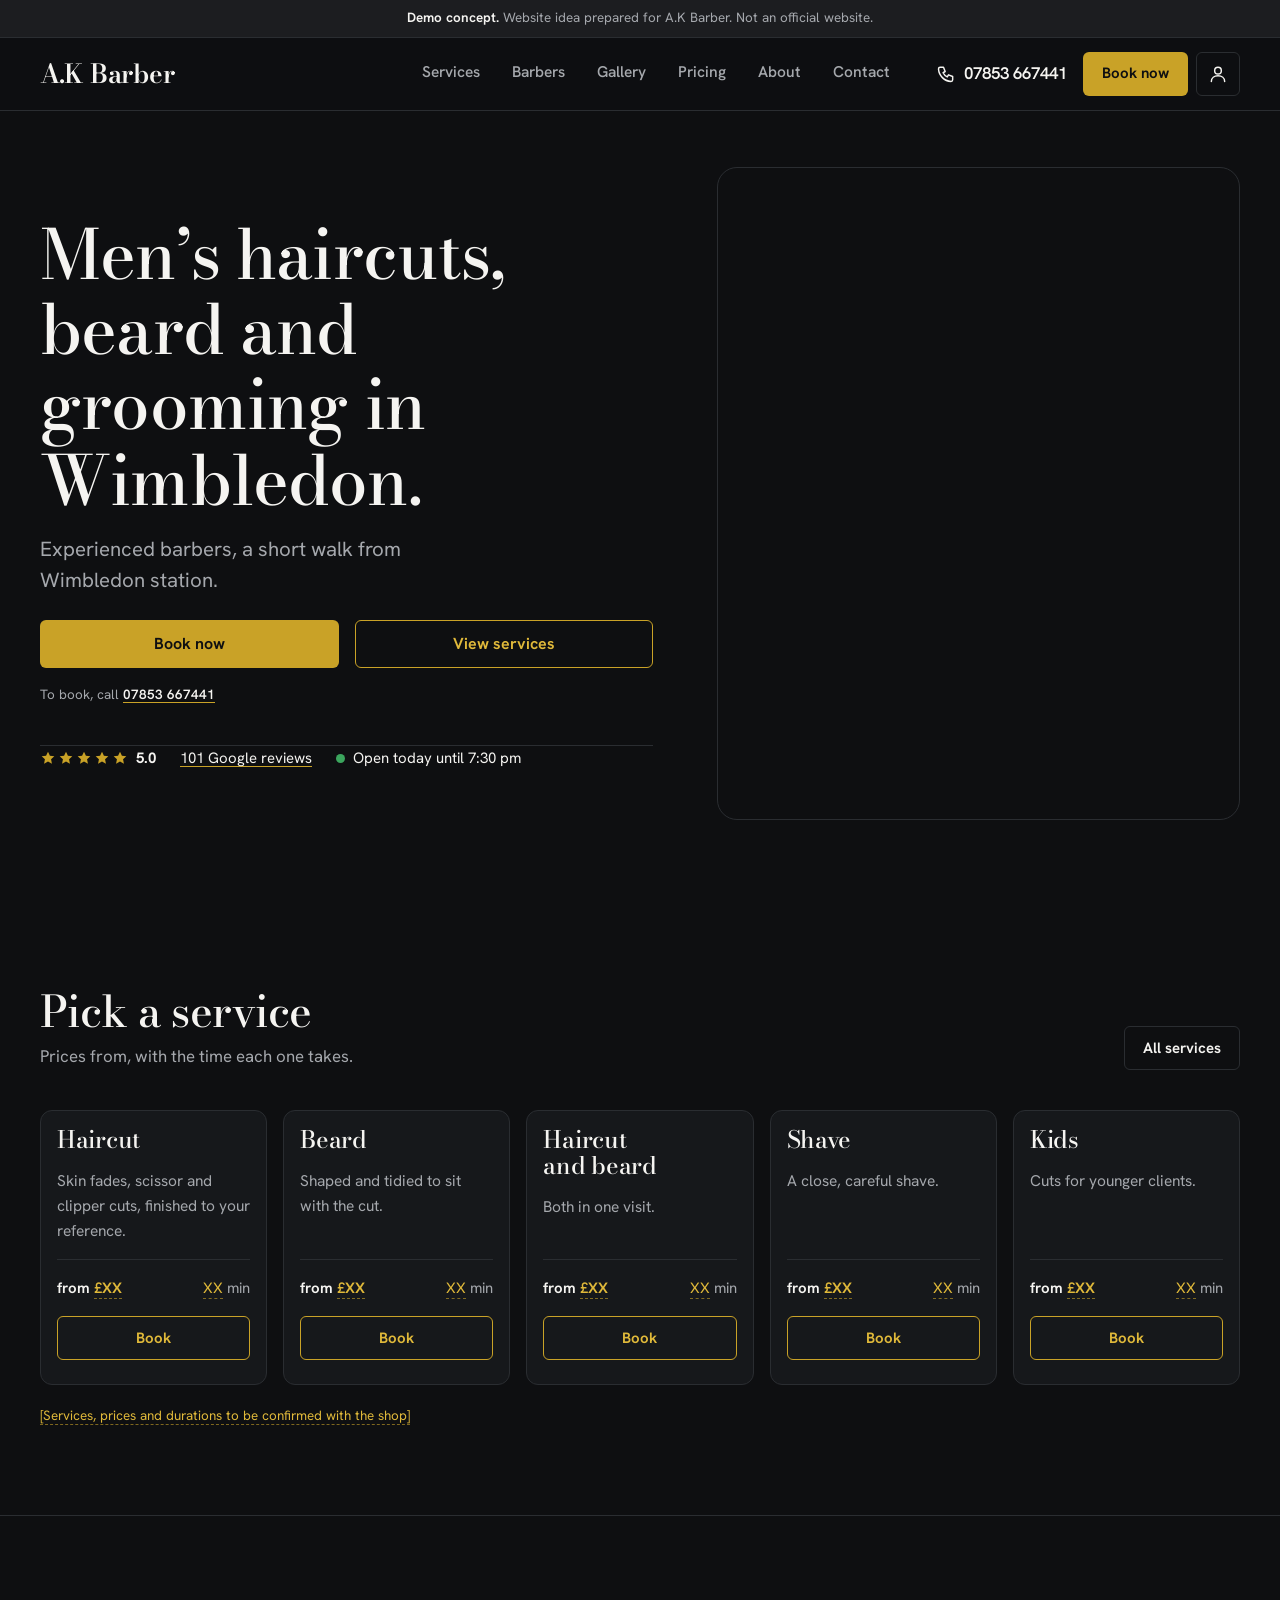
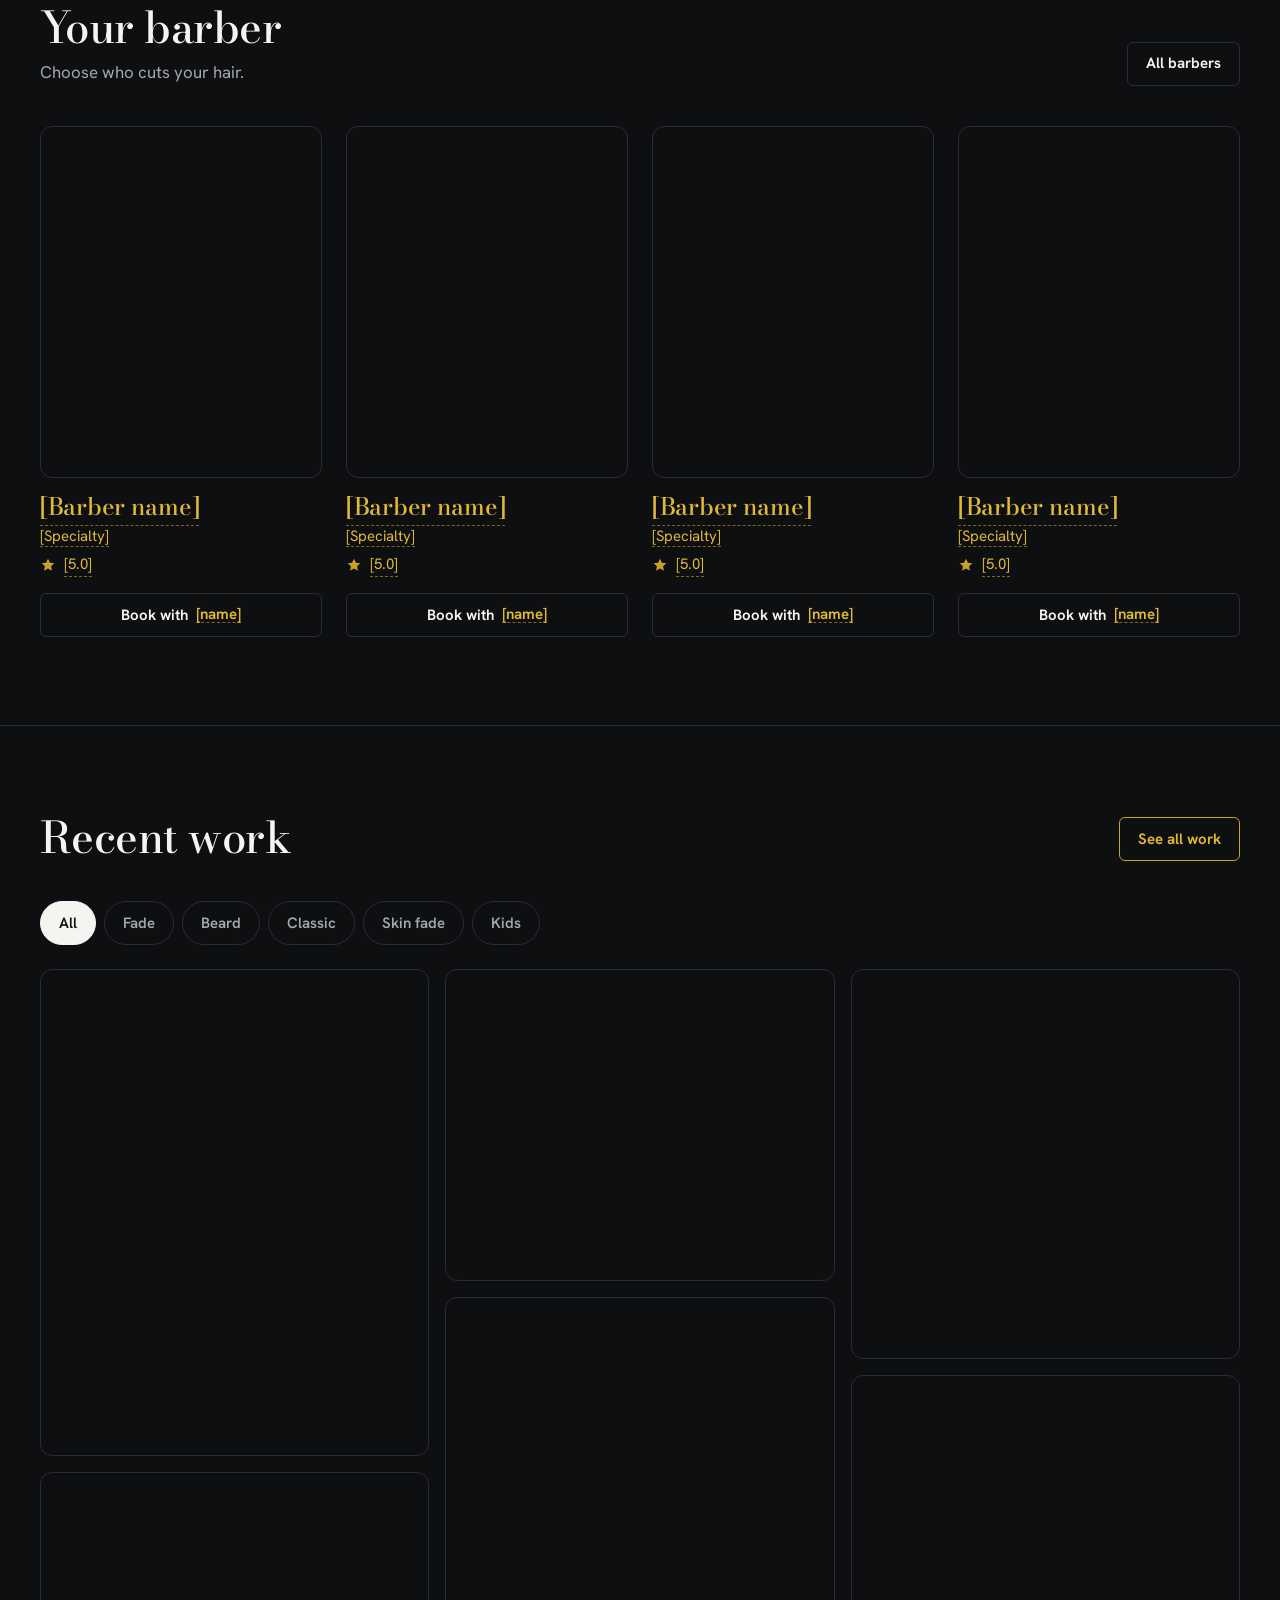
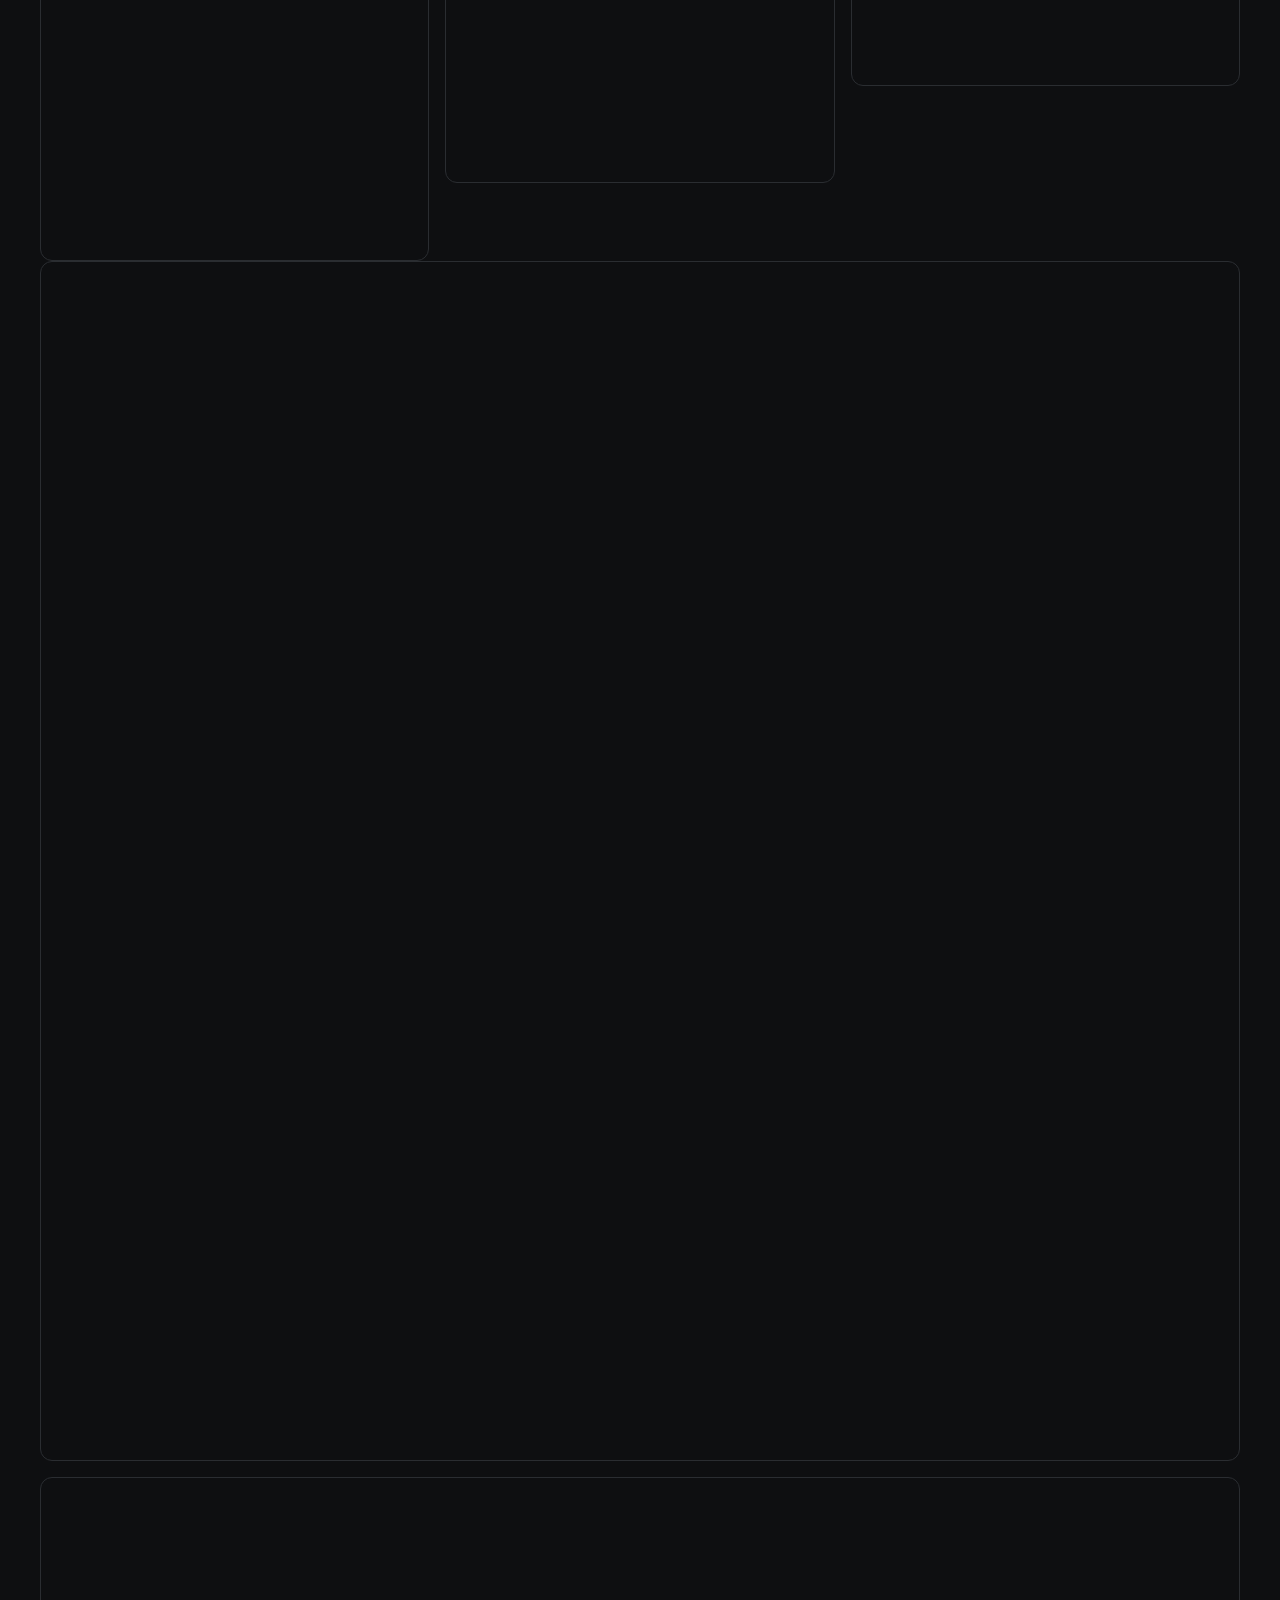
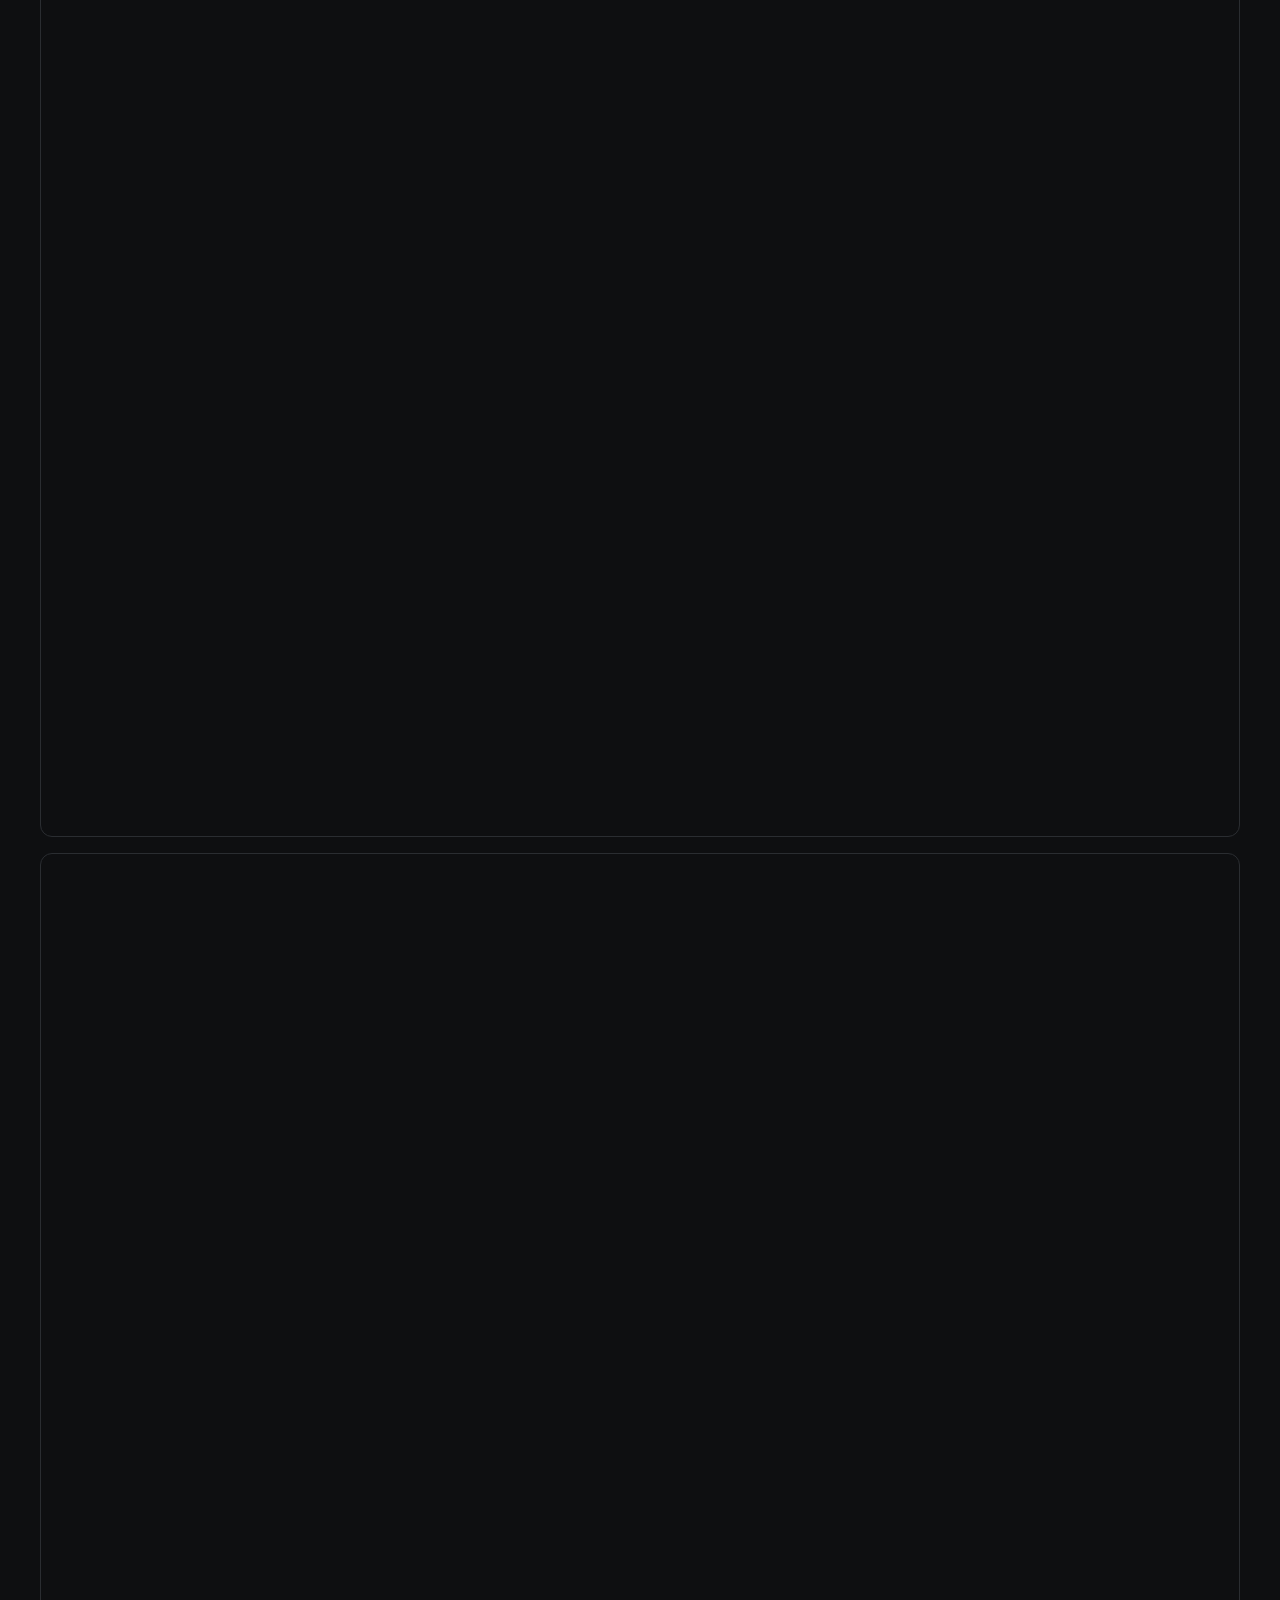
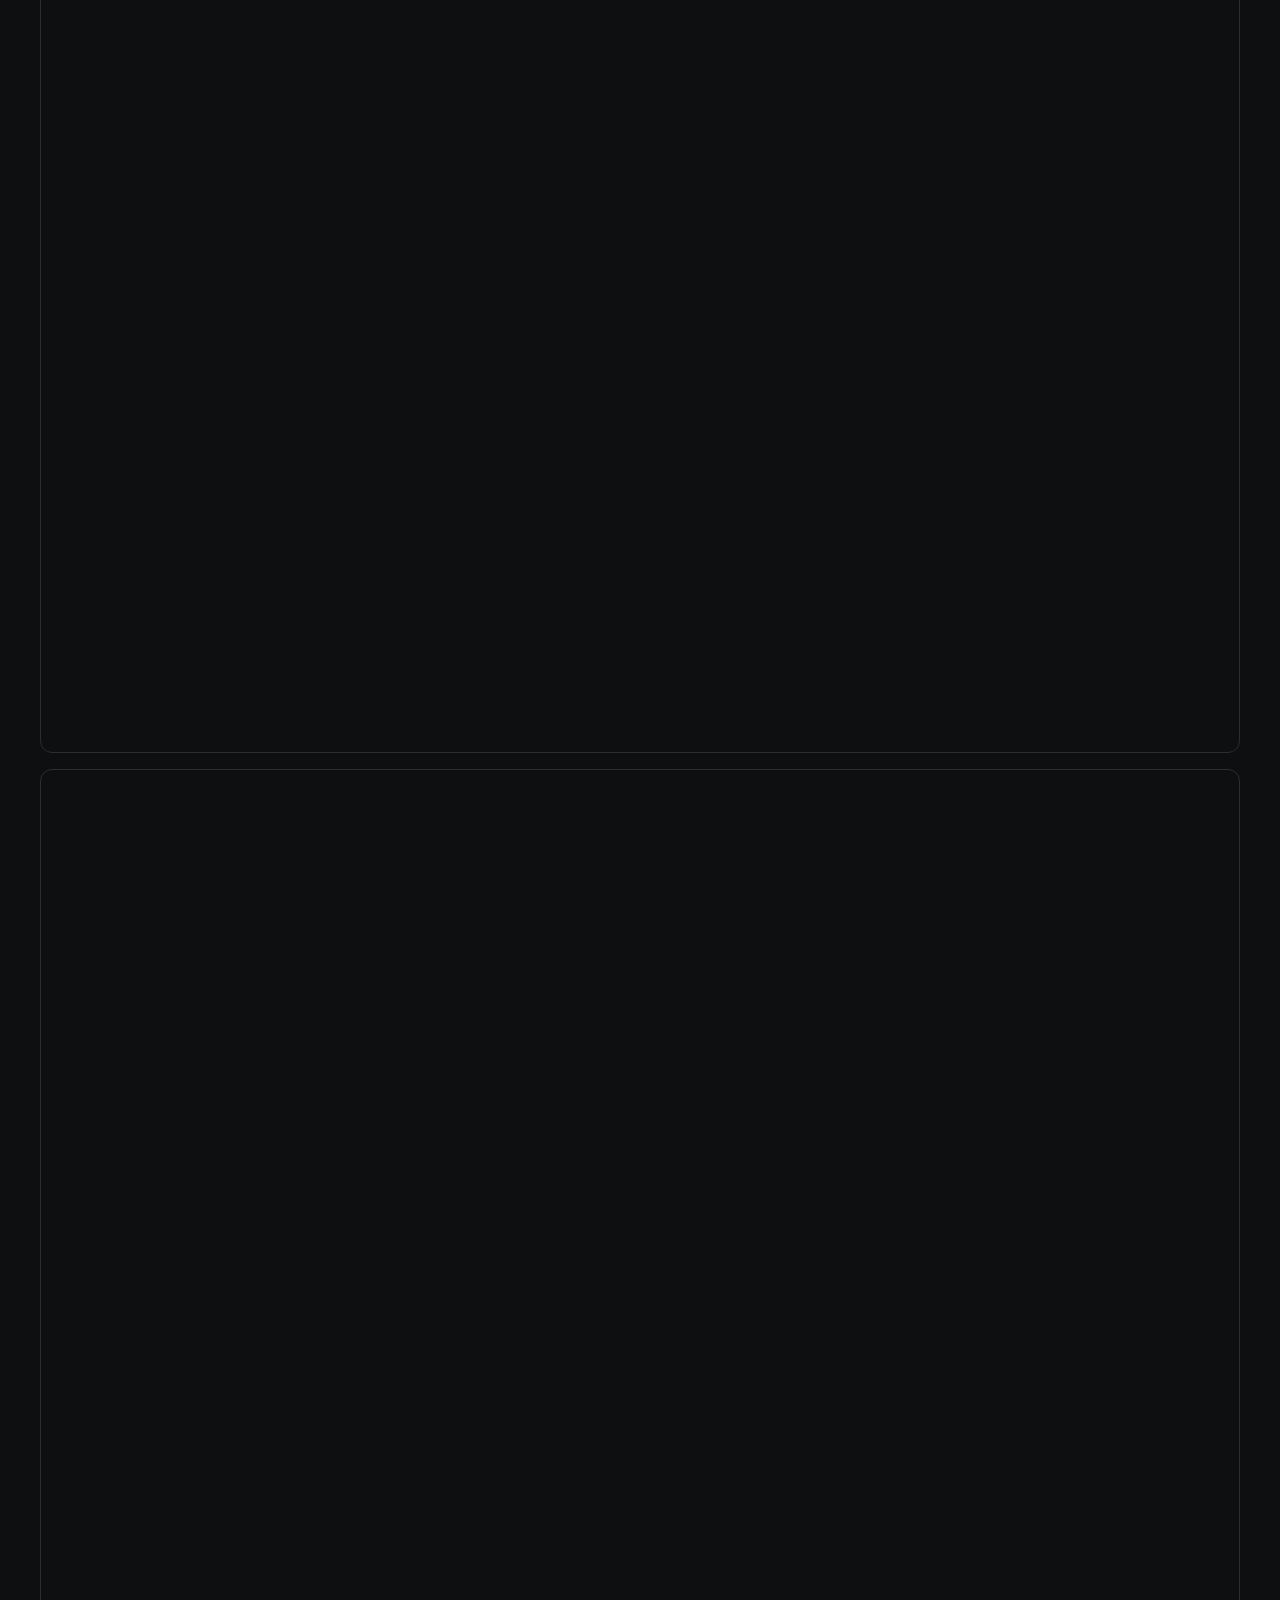
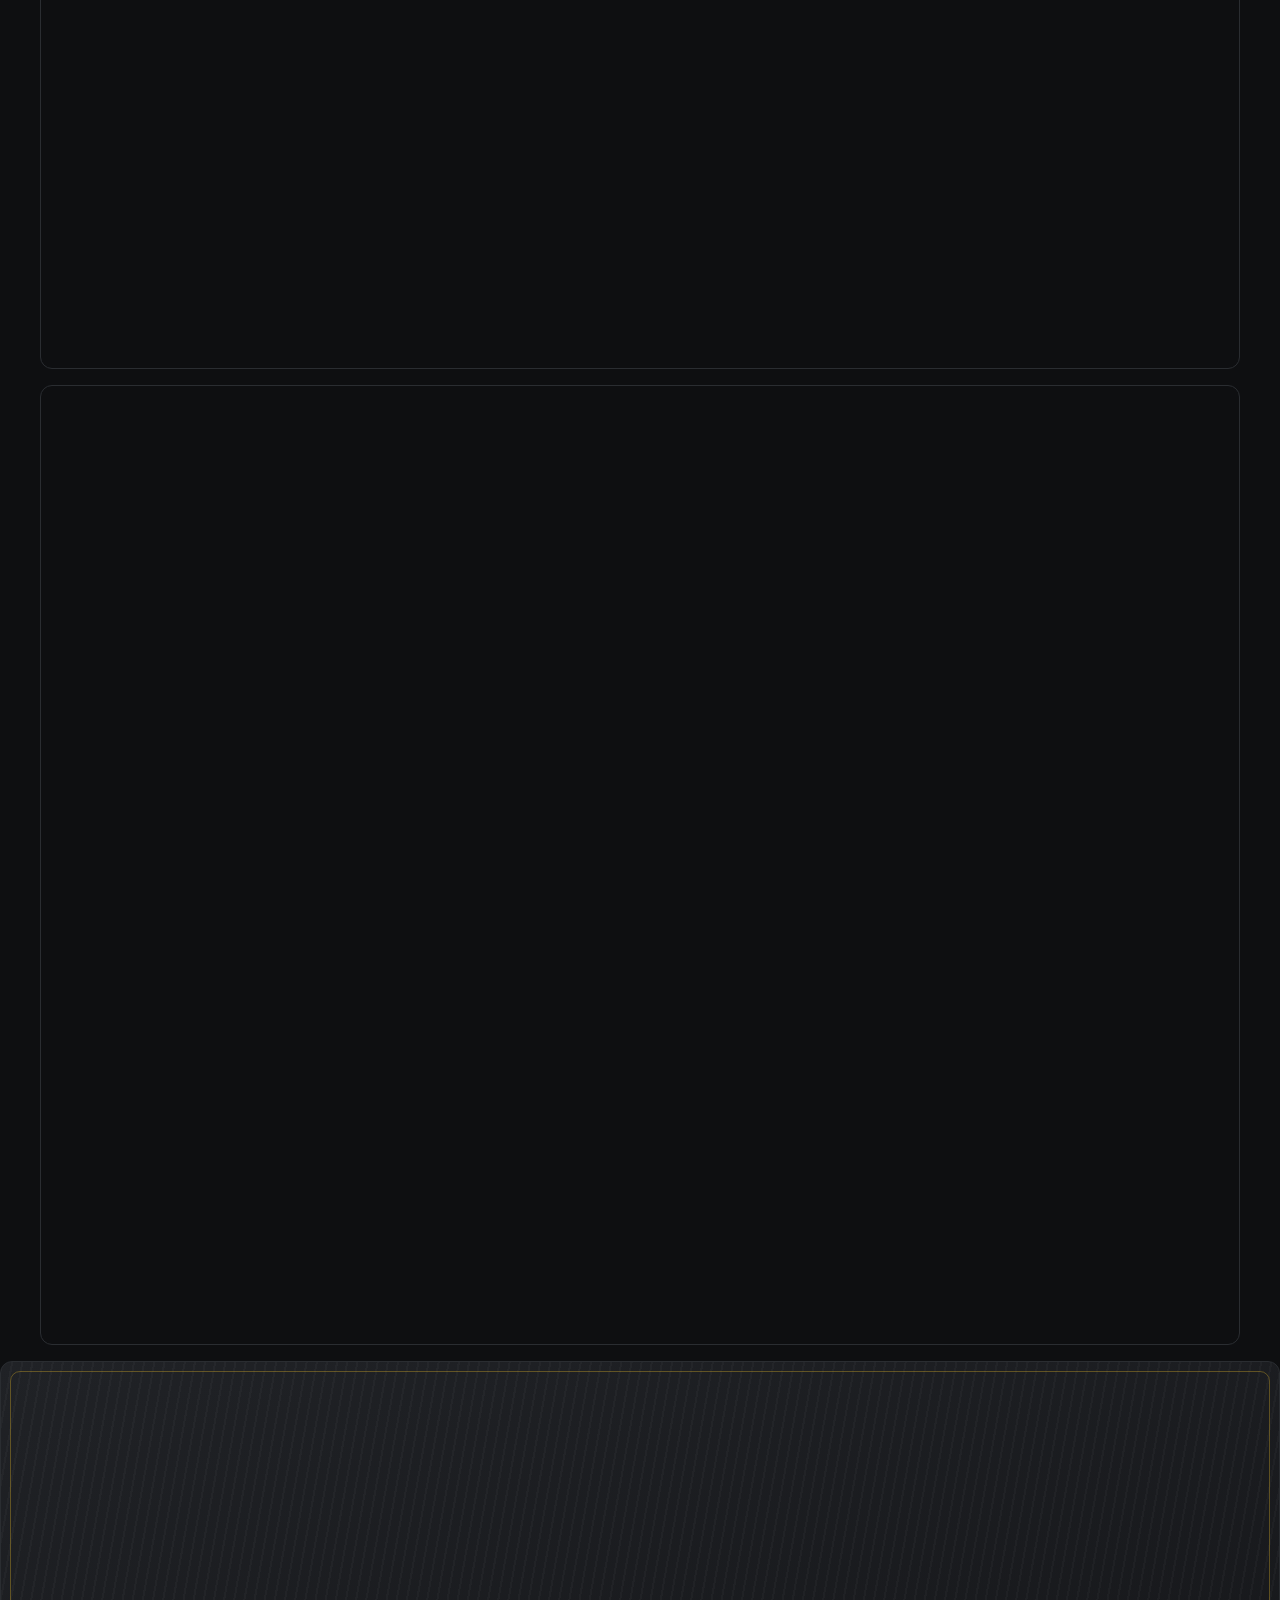
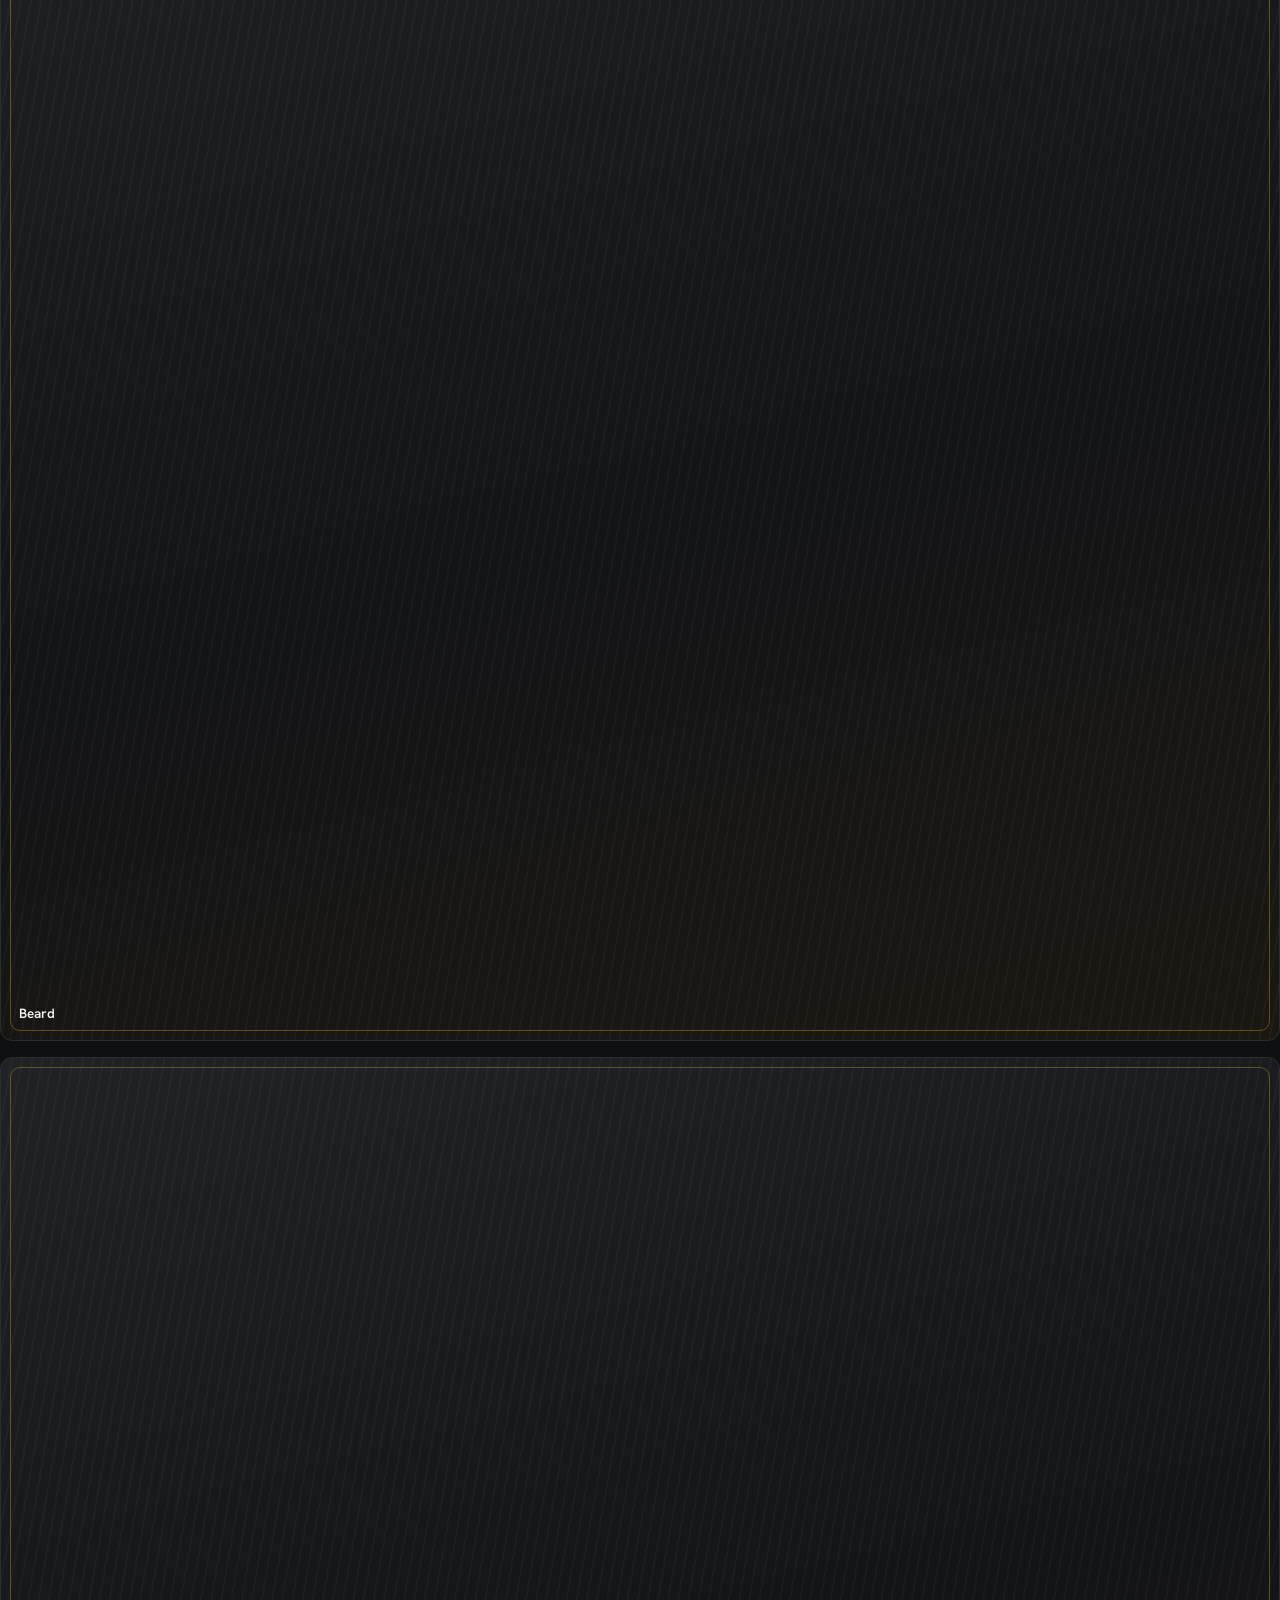
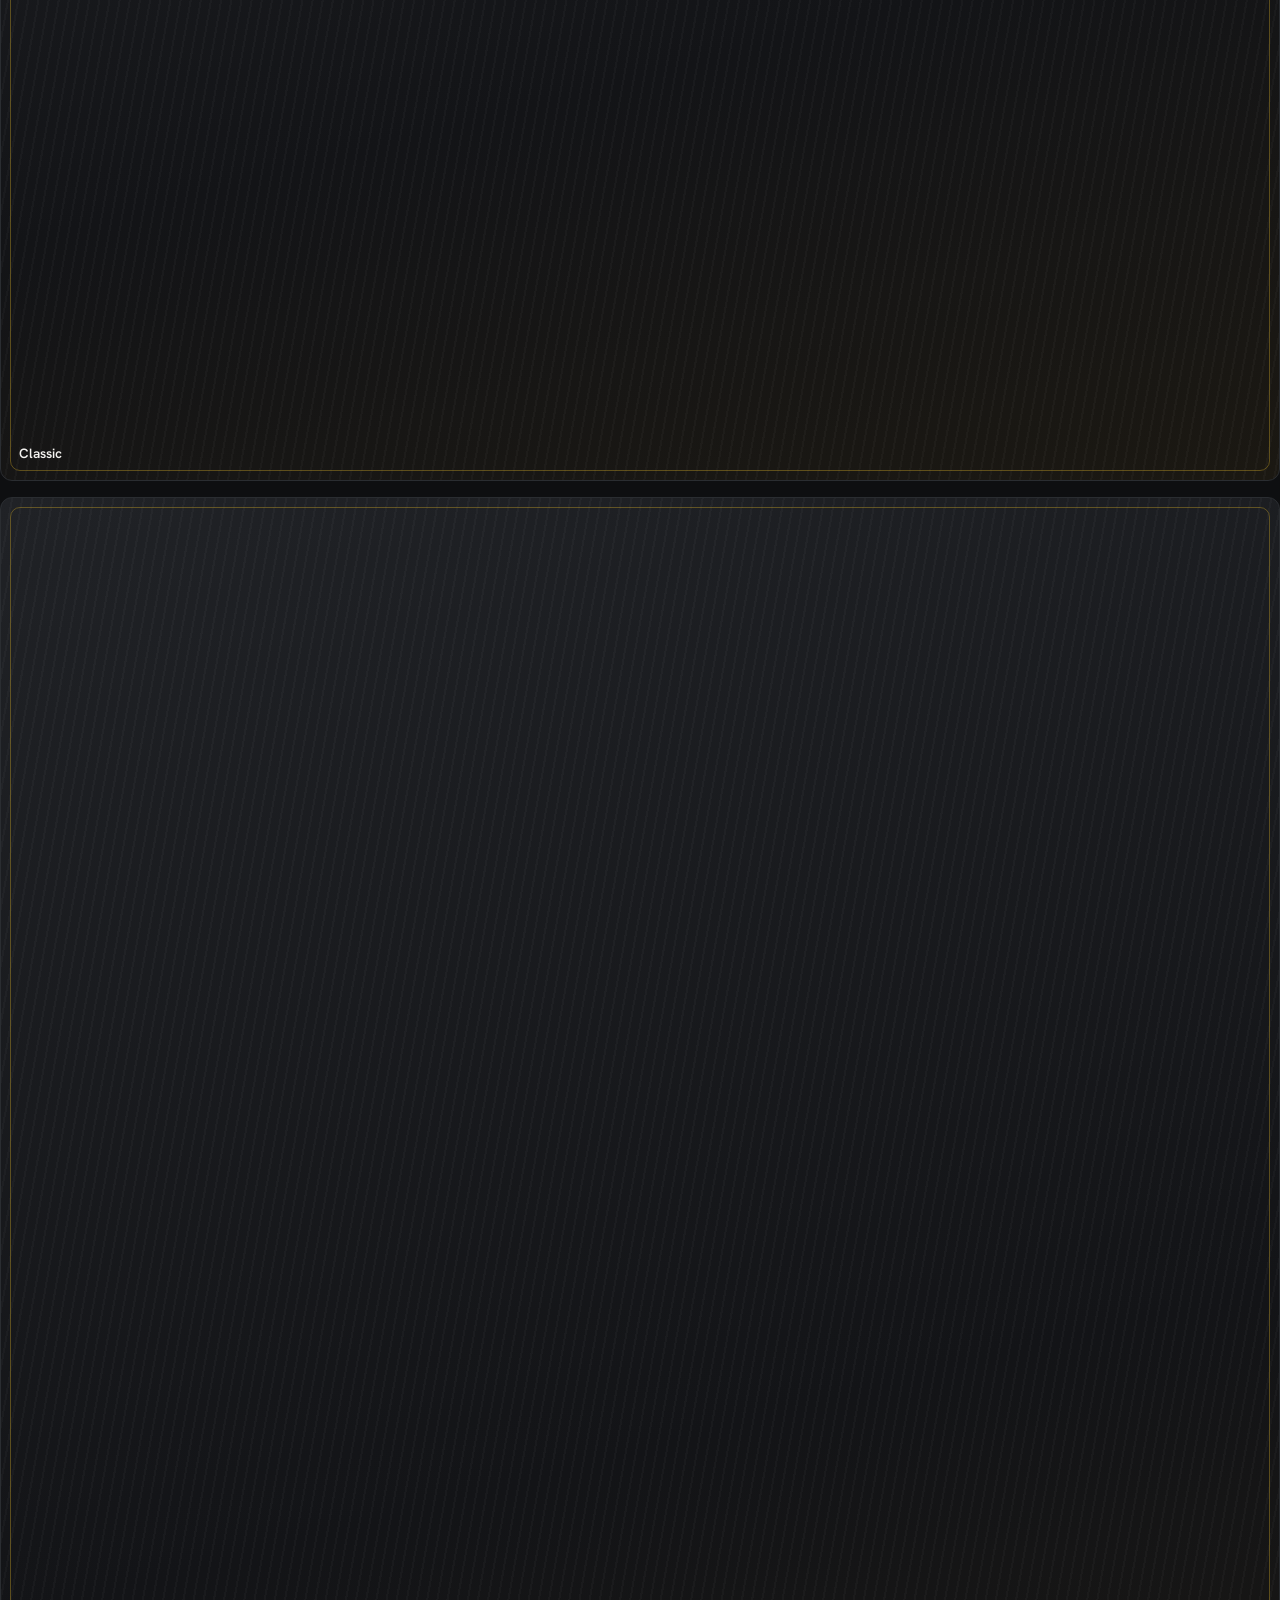
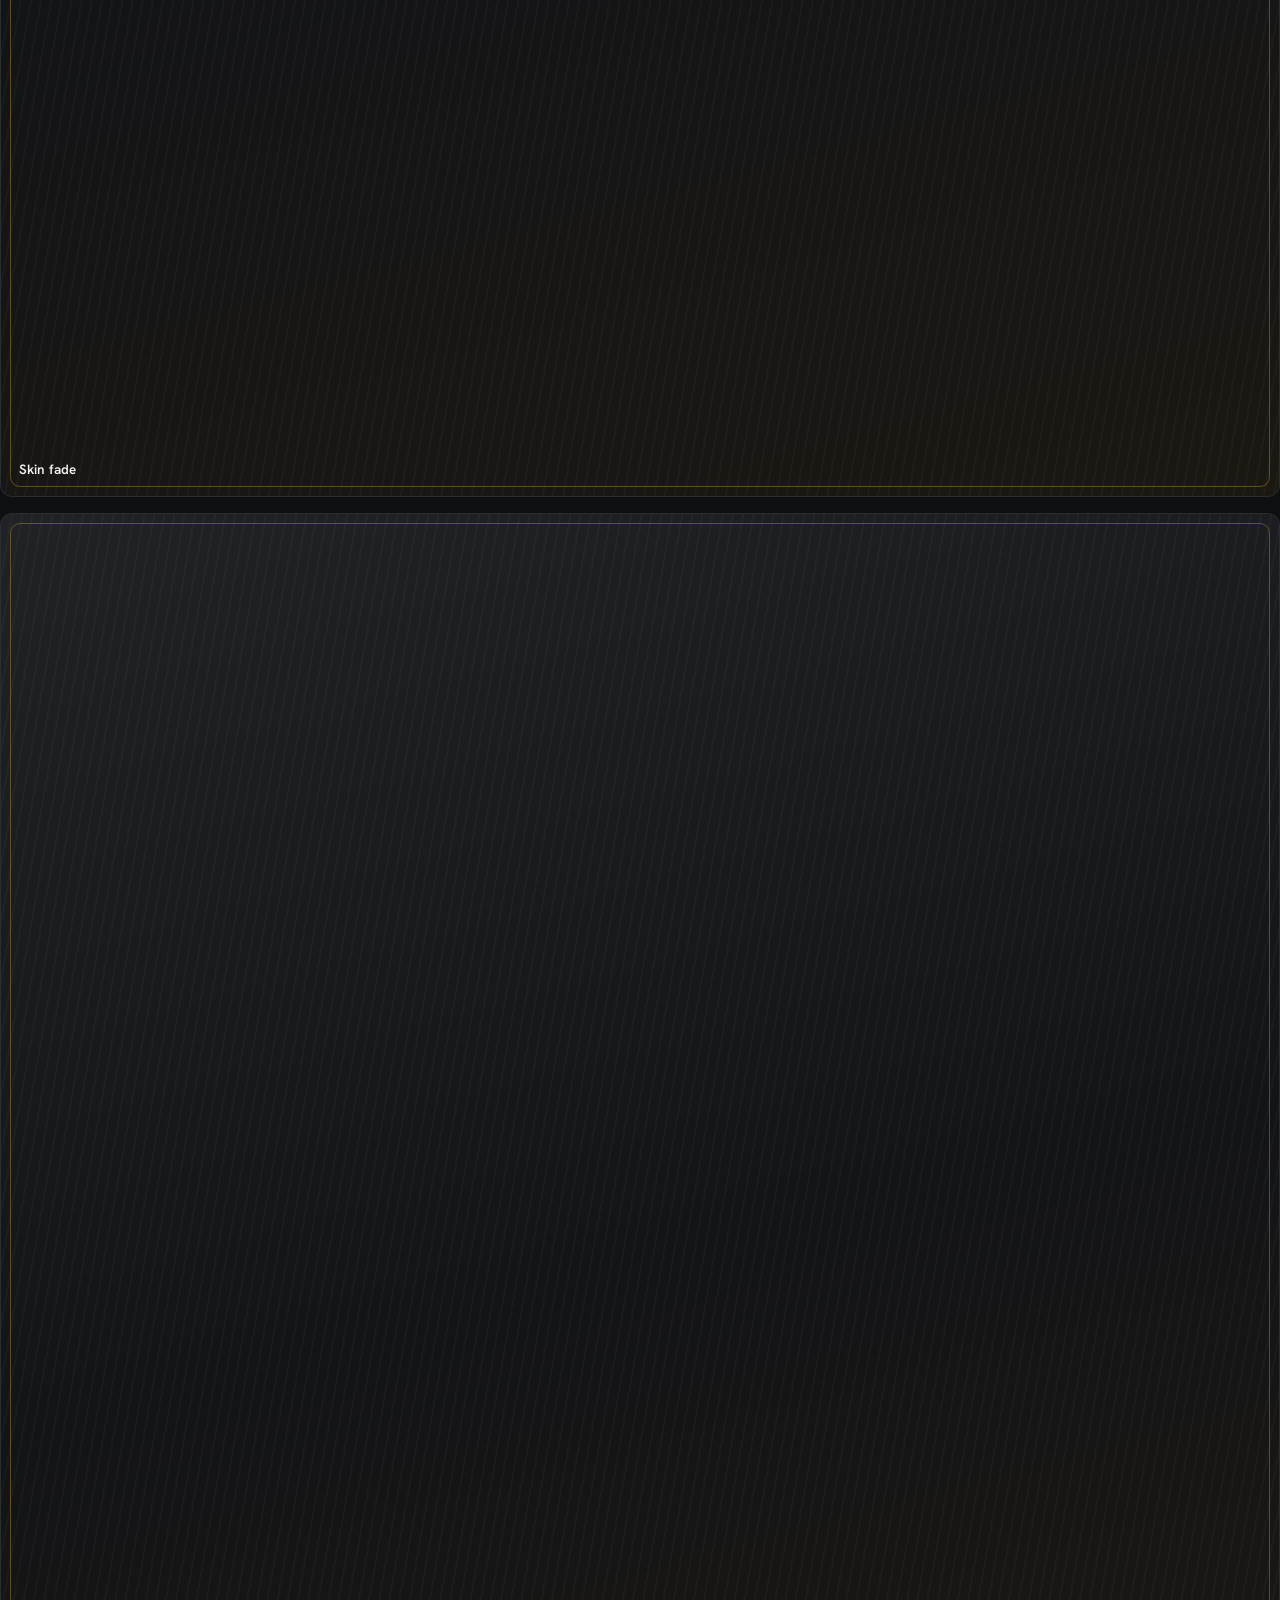
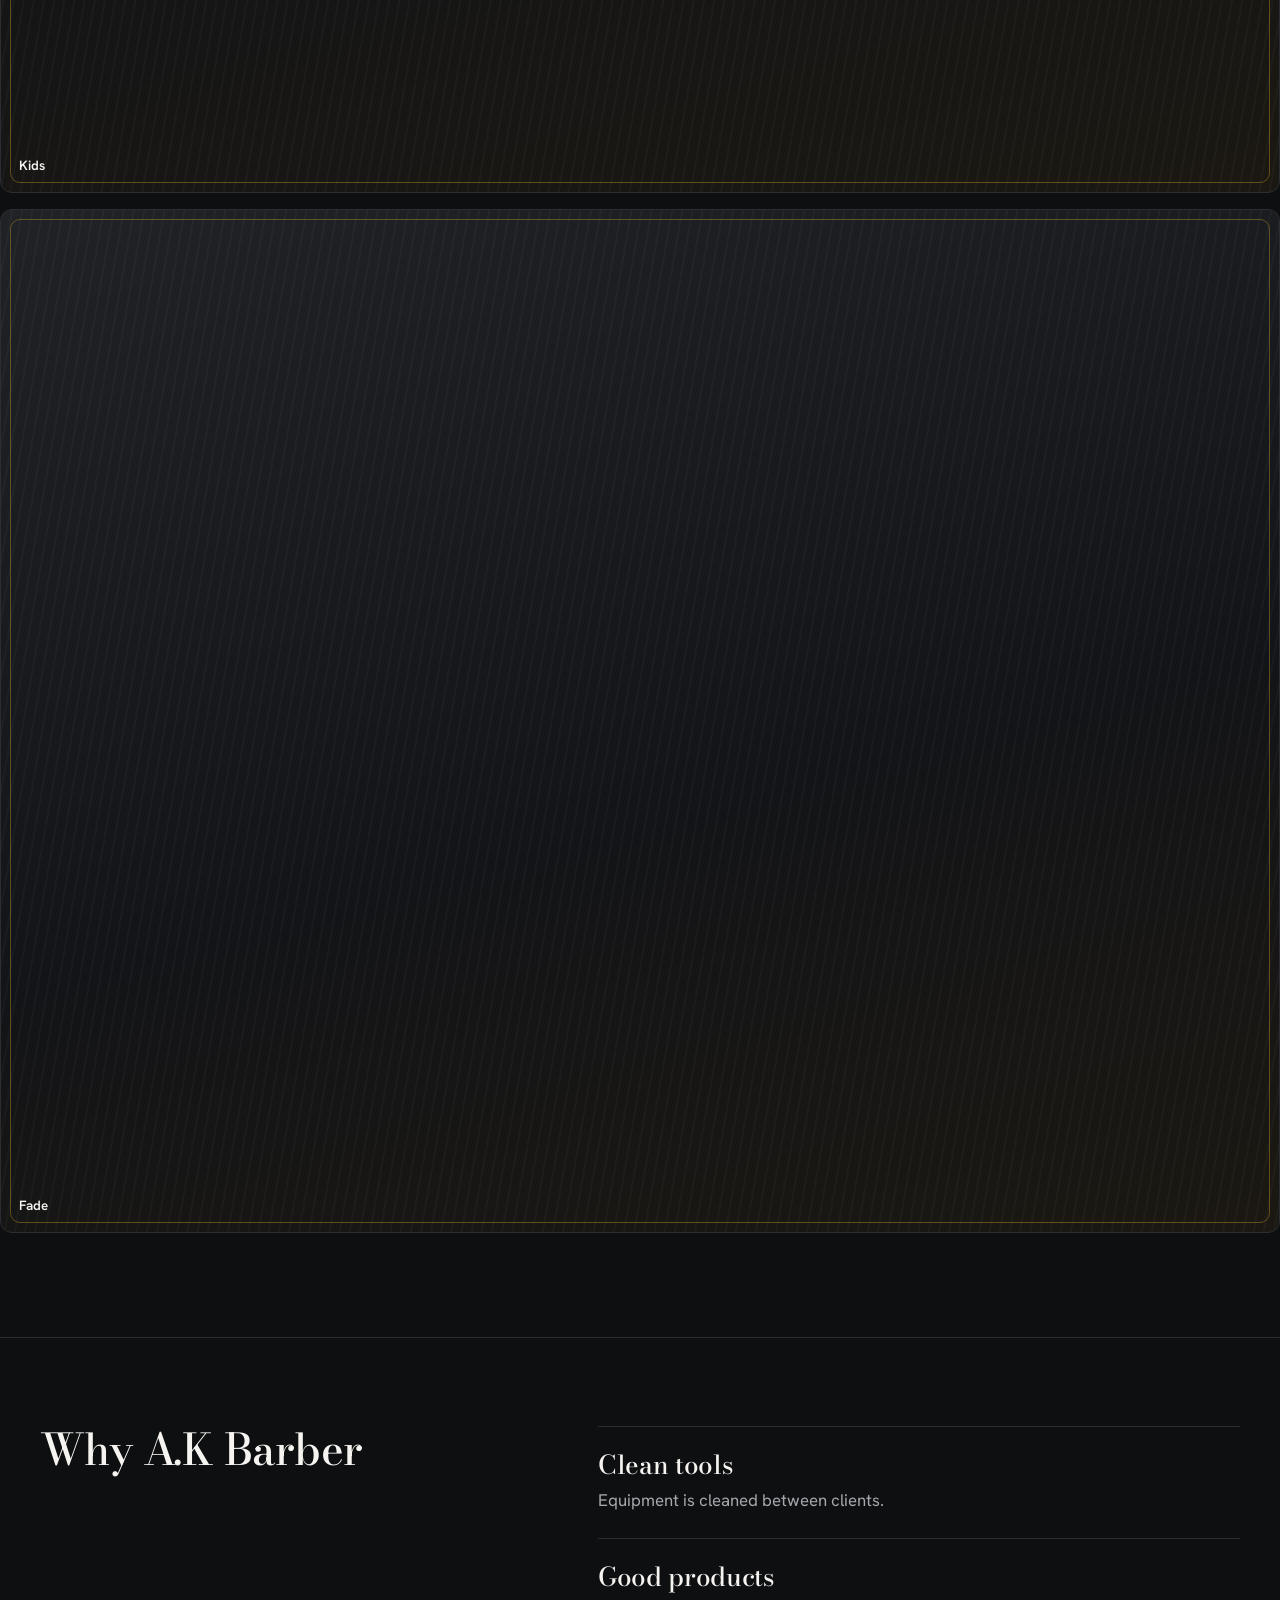
<file: index.html>
<!doctype html>
<html lang="en-GB">
<head>
<meta charset="utf-8">
<meta name="viewport" content="width=device-width, initial-scale=1">
<meta name="robots" content="noindex, nofollow">
<meta name="theme-color" content="#0E0F11">
<title>A.K Barber | Men's haircuts, beard and grooming in Wimbledon</title>
<meta name="description" content="A.K Barber, 2 Worple Road, Wimbledon. Skin fades, haircuts and beard trims. Rated 5.0 on Google.">
<link rel="preload" href="assets/fonts/hanken-grotesk-latin-wght-normal.woff2" as="font" type="font/woff2" crossorigin>
<link rel="preload" href="assets/fonts/bodoni-moda-latin-wght-normal.woff2" as="font" type="font/woff2" crossorigin>
<link rel="stylesheet" href="assets/css/tokens.css">
<link rel="stylesheet" href="assets/css/base.css">
<script type="application/ld+json">
{"@context":"https://schema.org","@type":"BarberShop","name":"A.K Barber",
"address":{"@type":"PostalAddress","streetAddress":"2 Worple Rd","addressLocality":"London","postalCode":"SW19 4DA","addressCountry":"GB"},
"telephone":"+447853667441",
"openingHoursSpecification":[
{"@type":"OpeningHoursSpecification","dayOfWeek":["Monday","Tuesday","Wednesday","Thursday","Friday"],"opens":"09:00","closes":"19:30"},
{"@type":"OpeningHoursSpecification","dayOfWeek":"Saturday","opens":"09:00","closes":"19:00"},
{"@type":"OpeningHoursSpecification","dayOfWeek":"Sunday","opens":"10:00","closes":"17:30"}],
"aggregateRating":{"@type":"AggregateRating","ratingValue":"5.0","reviewCount":"101"}}
</script>
</head>
<body>
<svg width="0" height="0" style="position:absolute" aria-hidden="true" focusable="false">
<symbol id="i-phone" viewBox="0 0 24 24"><path d="M5 4h4l2 5-2.5 1.5a11 11 0 0 0 5 5L15 13l5 2v4a2 2 0 0 1-2 2A16 16 0 0 1 3 6a2 2 0 0 1 2-2z"/></symbol>
<symbol id="i-pin" viewBox="0 0 24 24"><path d="M12 21s7-6.2 7-11a7 7 0 1 0-14 0c0 4.8 7 11 7 11z"/><circle cx="12" cy="10" r="2.5"/></symbol>
<symbol id="i-calendar" viewBox="0 0 24 24"><rect x="3.5" y="5" width="17" height="15.5" rx="2"/><path d="M3.5 10h17M8 3v4M16 3v4"/></symbol>
<symbol id="i-star" viewBox="0 0 24 24"><polygon points="12 2.5 14.9 8.6 21.5 9.4 16.6 14 17.9 20.6 12 17.4 6.1 20.6 7.4 14 2.5 9.4 9.1 8.6"/></symbol>
<symbol id="i-user" viewBox="0 0 24 24"><circle cx="12" cy="8" r="4"/><path d="M4 21c0-4.4 3.6-7 8-7s8 2.6 8 7"/></symbol>
<symbol id="i-menu" viewBox="0 0 24 24"><path d="M4 7h16M4 12h16M4 17h16"/></symbol>
<symbol id="i-close" viewBox="0 0 24 24"><path d="M6 6l12 12M18 6L6 18"/></symbol>
<symbol id="i-chevron" viewBox="0 0 24 24"><path d="M6 9l6 6 6-6"/></symbol>
<symbol id="i-prev" viewBox="0 0 24 24"><path d="M15 6l-6 6 6 6"/></symbol>
<symbol id="i-next" viewBox="0 0 24 24"><path d="M9 6l6 6-6 6"/></symbol>
<symbol id="i-insta" viewBox="0 0 24 24"><rect x="3.5" y="3.5" width="17" height="17" rx="5"/><circle cx="12" cy="12" r="4"/><circle cx="17.2" cy="6.8" r=".6"/></symbol>
</svg>
<a class="skip" href="#main">Skip to content</a>
<div class="demo-bar"><strong>Demo concept.</strong> Website idea prepared for A.K Barber. Not an official website.</div>
<header class="site-header">
  <div class="container header-row">
    <a class="brand" href="index.html" aria-label="A.K Barber, home">A.K Barber</a>
    <nav class="nav-desktop" aria-label="Main"><ul><li><a href="services/index.html">Services</a></li><li><a href="barbers/index.html">Barbers</a></li><li><a href="gallery/index.html">Gallery</a></li><li><a href="pricing/index.html">Pricing</a></li><li><a href="about/index.html">About</a></li><li><a href="contact/index.html">Contact</a></li></ul></nav>
    <div class="header-actions">
      <a class="header-phone" href="tel:+447853667441"><svg class="i " aria-hidden="true"><use href="#i-phone"/></svg><span>07853 667441</span></a>
      <a class="btn btn-primary btn-sm" href="tel:+447853667441">Book now</a>
      <a class="icon-btn account-btn" href="#" aria-label="Account (part of the full site)" title="Account: part of the full site"><svg class="i " aria-hidden="true"><use href="#i-user"/></svg></a>
      <button class="icon-btn burger" type="button" aria-label="Open menu" aria-expanded="false" aria-controls="drawer" data-open-drawer><svg class="i " aria-hidden="true"><use href="#i-menu"/></svg></button>
    </div>
  </div>
</header>
<div class="drawer" id="drawer" role="dialog" aria-modal="true" aria-label="Menu" hidden>
  <div class="drawer-top">
    <span class="brand">A.K Barber</span>
    <button class="icon-btn" type="button" aria-label="Close menu" data-close-drawer><svg class="i " aria-hidden="true"><use href="#i-close"/></svg></button>
  </div>
  <nav aria-label="Mobile"><ul><li><a href="services/index.html">Services</a></li><li><a href="barbers/index.html">Barbers</a></li><li><a href="gallery/index.html">Gallery</a></li><li><a href="pricing/index.html">Pricing</a></li><li><a href="about/index.html">About</a></li><li><a href="contact/index.html">Contact</a></li></ul></nav>
  <div class="drawer-foot">
    <a class="btn btn-primary btn-block" href="tel:+447853667441">Book now</a>
    <a class="btn btn-ghost btn-block" href="tel:+447853667441"><svg class="i " aria-hidden="true"><use href="#i-phone"/></svg> Call 07853 667441</a>
    <address>2 Worple Road<br>London SW19 4DA</address>
  </div>
</div>
<main id="main">

<section class="hero">
  <div class="container hero-grid">
    <div>
      <h1>Men&rsquo;s haircuts, beard and grooming in Wimbledon.</h1>
      <p class="hero-sub">Experienced barbers, a short walk from Wimbledon station.</p>
      <div class="cta-row">
        <a class="btn btn-primary" href="tel:+447853667441">Book now</a>
        <a class="btn btn-secondary" href="services/index.html">View services</a>
      </div>
      <p class="call-hint">To book, call <a href="tel:+447853667441">07853 667441</a></p>
      <ul class="trust" role="list">
        <li><span class="stars" role="img" aria-label="5 out of 5 stars"><svg class="i i-fill" aria-hidden="true"><use href="#i-star"/></svg><svg class="i i-fill" aria-hidden="true"><use href="#i-star"/></svg><svg class="i i-fill" aria-hidden="true"><use href="#i-star"/></svg><svg class="i i-fill" aria-hidden="true"><use href="#i-star"/></svg><svg class="i i-fill" aria-hidden="true"><use href="#i-star"/></svg></span> <strong>5.0</strong></li>
        <li><a href="https://www.google.com/maps/place/?q=place_id:ChIJ3-sqYMcJdkgROQuga86Ww6s" target="_blank" rel="noopener" style="text-decoration-color:var(--color-accent);text-underline-offset:3px">101 Google reviews</a></li>
        <li><span class="status" data-open-status data-state="closed">Check opening hours</span></li>
      </ul>
    </div>
    <div class="photo-slot hero-media has-img" role="img" aria-label="Barbershop interior" style="background-image:url('https://images.unsplash.com/photo-1635273051937-a0ddef9573b6?w=1200&q=80&fit=crop')"><span></span></div>
  </div>
</section>

<section class="section" id="services">
  <div class="container">
    <div class="section-head">
      <div><h2>Pick a service</h2><p>Prices from, with the time each one takes.</p></div>
      <a class="btn btn-ghost btn-sm" href="services/index.html">All services</a>
    </div>
    <div class="service-grid">
<article class="card service-card">
  <h3>Haircut</h3>
  <p>Skin fades, scissor and clipper cuts, finished to your reference.</p>
  <div class="service-meta"><strong>from <span class="todo">£XX</span></strong><span class="muted"><span class="todo">XX</span> min</span></div>
  <a class="btn btn-secondary btn-sm" href="tel:+447853667441" aria-label="Book Haircut by phone">Book</a>
</article>
<article class="card service-card">
  <h3>Beard</h3>
  <p>Shaped and tidied to sit with the cut.</p>
  <div class="service-meta"><strong>from <span class="todo">£XX</span></strong><span class="muted"><span class="todo">XX</span> min</span></div>
  <a class="btn btn-secondary btn-sm" href="tel:+447853667441" aria-label="Book Beard by phone">Book</a>
</article>
<article class="card service-card">
  <h3>Haircut and beard</h3>
  <p>Both in one visit.</p>
  <div class="service-meta"><strong>from <span class="todo">£XX</span></strong><span class="muted"><span class="todo">XX</span> min</span></div>
  <a class="btn btn-secondary btn-sm" href="tel:+447853667441" aria-label="Book Haircut and beard by phone">Book</a>
</article>
<article class="card service-card">
  <h3>Shave</h3>
  <p>A close, careful shave.</p>
  <div class="service-meta"><strong>from <span class="todo">£XX</span></strong><span class="muted"><span class="todo">XX</span> min</span></div>
  <a class="btn btn-secondary btn-sm" href="tel:+447853667441" aria-label="Book Shave by phone">Book</a>
</article>
<article class="card service-card">
  <h3>Kids</h3>
  <p>Cuts for younger clients.</p>
  <div class="service-meta"><strong>from <span class="todo">£XX</span></strong><span class="muted"><span class="todo">XX</span> min</span></div>
  <a class="btn btn-secondary btn-sm" href="tel:+447853667441" aria-label="Book Kids by phone">Book</a>
</article>
    </div>
    <p class="caption" style="margin-top:20px"><span class="todo">[Services, prices and durations to be confirmed with the shop]</span></p>
  </div>
</section>

<section class="section" id="barbers">
  <div class="container">
    <div class="section-head">
      <div><h2>Your barber</h2><p>Choose who cuts your hair.</p></div>
      <a class="btn btn-ghost btn-sm" href="barbers/index.html">All barbers</a>
    </div>
    <div class="barber-grid">
<article class="barber-card">
  <div class="photo-slot has-img" role="img" aria-label="Barber portrait" style="background-image:url('https://images.unsplash.com/photo-1517832606299-7ae9b720a186?w=600&q=80&fit=crop&crop=faces')"><span></span></div>
  <div class="barber-info">
    <h3><span class="todo">[Barber name]</span></h3>
    <p class="muted" style="font-size:.9375rem"><span class="todo">[Specialty]</span></p>
    <span class="rating-line"><span class="stars" role="img" aria-label="5 out of 5 stars"><svg class="i i-fill" aria-hidden="true"><use href="#i-star"/></svg></span> <span class="todo">[5.0]</span></span>
  </div>
  <a class="btn btn-ghost btn-sm" href="tel:+447853667441">Book with <span class="todo">[name]</span></a>
</article>
<article class="barber-card">
  <div class="photo-slot has-img" role="img" aria-label="Barber portrait" style="background-image:url('https://images.unsplash.com/photo-1582771498000-8ad44e6c84db?w=600&q=80&fit=crop&crop=faces')"><span></span></div>
  <div class="barber-info">
    <h3><span class="todo">[Barber name]</span></h3>
    <p class="muted" style="font-size:.9375rem"><span class="todo">[Specialty]</span></p>
    <span class="rating-line"><span class="stars" role="img" aria-label="5 out of 5 stars"><svg class="i i-fill" aria-hidden="true"><use href="#i-star"/></svg></span> <span class="todo">[5.0]</span></span>
  </div>
  <a class="btn btn-ghost btn-sm" href="tel:+447853667441">Book with <span class="todo">[name]</span></a>
</article>
<article class="barber-card">
  <div class="photo-slot has-img" role="img" aria-label="Barber portrait" style="background-image:url('https://images.unsplash.com/photo-1605497788116-1f20ad55ea7f?w=600&q=80&fit=crop&crop=faces')"><span></span></div>
  <div class="barber-info">
    <h3><span class="todo">[Barber name]</span></h3>
    <p class="muted" style="font-size:.9375rem"><span class="todo">[Specialty]</span></p>
    <span class="rating-line"><span class="stars" role="img" aria-label="5 out of 5 stars"><svg class="i i-fill" aria-hidden="true"><use href="#i-star"/></svg></span> <span class="todo">[5.0]</span></span>
  </div>
  <a class="btn btn-ghost btn-sm" href="tel:+447853667441">Book with <span class="todo">[name]</span></a>
</article>
<article class="barber-card">
  <div class="photo-slot has-img" role="img" aria-label="Barber portrait" style="background-image:url('https://images.unsplash.com/photo-1553521041-d168abd31de3?w=600&q=80&fit=crop&crop=faces')"><span></span></div>
  <div class="barber-info">
    <h3><span class="todo">[Barber name]</span></h3>
    <p class="muted" style="font-size:.9375rem"><span class="todo">[Specialty]</span></p>
    <span class="rating-line"><span class="stars" role="img" aria-label="5 out of 5 stars"><svg class="i i-fill" aria-hidden="true"><use href="#i-star"/></svg></span> <span class="todo">[5.0]</span></span>
  </div>
  <a class="btn btn-ghost btn-sm" href="tel:+447853667441">Book with <span class="todo">[name]</span></a>
</article>
    </div>
  </div>
</section>

<section class="section" id="gallery">
  <div class="container">
    <div class="section-head">
      <div><h2>Recent work</h2></div>
      <a class="btn btn-secondary btn-sm" href="gallery/index.html">See all work</a>
    </div>
    <div class="chips" role="group" aria-label="Filter works"><button class="chip" type="button" data-filter="all" aria-pressed="true">All</button><button class="chip" type="button" data-filter="fade" aria-pressed="false">Fade</button><button class="chip" type="button" data-filter="beard" aria-pressed="false">Beard</button><button class="chip" type="button" data-filter="classic" aria-pressed="false">Classic</button><button class="chip" type="button" data-filter="skin-fade" aria-pressed="false">Skin fade</button><button class="chip" type="button" data-filter="kids" aria-pressed="false">Kids</button></div>
    <div class="gallery-grid">
<figure class="tile t-tall" data-tags="fade"><div class="photo-slot has-img" role="img" aria-label="Fade haircut" style="background-image:url('https://images.unsplash.com/photo-1568339434343-2a640a1a9946?w=800&q=80&fit=crop')"><span></span></div></figure>
<figure class="tile t-sq" data-tags="beard"><div class="photo-slot has-img" role="img" aria-label="Beard trim" style="background-image:url('https://images.unsplash.com/photo-1605497788044-5a32c7078486?w=800&q=80&fit=crop')"><span></span></div></figure>
<figure class="tile t-wide" data-tags="classic"><div class="photo-slot has-img" role="img" aria-label="Classic cut" style="background-image:url('https://images.unsplash.com/photo-1598524374912-6b0b0bab43dd?w=1200&q=80&fit=crop')"><span></span></div></figure>
<figure class="tile t-tall" data-tags="skin-fade fade"><div class="photo-slot has-img" role="img" aria-label="Skin fade" style="background-image:url('https://images.unsplash.com/photo-1567894340315-735d7c361db0?w=800&q=80&fit=crop')"><span></span></div></figure>
<figure class="tile t-sq" data-tags="kids"><div class="photo-slot has-img" role="img" aria-label="Kids haircut" style="background-image:url('https://images.unsplash.com/photo-1599351431202-1e0f0137899a?w=800&q=80&fit=crop')"><span></span></div></figure>
<figure class="tile t-wide" data-tags="fade"><div class="photo-slot has-img" role="img" aria-label="Fade haircut" style="background-image:url('https://images.unsplash.com/photo-1593702275687-f8b402bf1fb5?w=1200&q=80&fit=crop')"><span></span></div></figure>
</div></figure>
<figure class="tile t-sq" data-tags="beard"><div class="photo-slot has-img" role="img" aria-label="Beard trim" style="background-image:url('https://images.unsplash.com/photo-1560869713-da86a9ec0744?w=800&q=80&fit=crop')"><span></span></div></figure>
<figure class="tile t-wide" data-tags="classic"><div class="photo-slot has-img" role="img" aria-label="Classic cut" style="background-image:url('https://images.unsplash.com/photo-1622286342621-4bd786c2447c?w=1200&q=80&fit=crop')"><span></span></div></figure>
<figure class="tile t-tall" data-tags="skin-fade"><div class="photo-slot has-img" role="img" aria-label="Skin fade" style="background-image:url('https://images.unsplash.com/photo-1567894340315-735d7c361db0?w=800&q=80&fit=crop')"><span></span></div></figure>
<figure class="tile t-sq" data-tags="kids"><div class="photo-slot has-img" role="img" aria-label="Kids haircut" style="background-image:url('https://images.unsplash.com/photo-1535585209827-a15fcdbc4c2d?w=800&q=80&fit=crop')"><span></span></div></figure>
<figure class="tile t-wide" data-tags="fade"><div class="photo-slot has-img" role="img" aria-label="Fade haircut" style="background-image:url('https://images.unsplash.com/photo-1621605815971-fbc98d665033?w=1200&q=80&fit=crop')"><span></span></div></figure>
</div></figure>
<figure class="tile t-sq" data-tags="beard"><div class="photo-slot" role="img" aria-label="Photo placeholder: Beard"><span>Beard</span></div></figure>
<figure class="tile t-wide" data-tags="classic"><div class="photo-slot" role="img" aria-label="Photo placeholder: Classic"><span>Classic</span></div></figure>
<figure class="tile t-tall" data-tags="skin-fade fade"><div class="photo-slot" role="img" aria-label="Photo placeholder: Skin fade"><span>Skin fade</span></div></figure>
<figure class="tile t-sq" data-tags="kids"><div class="photo-slot" role="img" aria-label="Photo placeholder: Kids"><span>Kids</span></div></figure>
<figure class="tile t-wide" data-tags="fade"><div class="photo-slot" role="img" aria-label="Photo placeholder: Fade"><span>Fade</span></div></figure>
    </div>
  </div>
</section>

<section class="section" id="why">
  <div class="container why-grid">
    <h2>Why A.K Barber</h2>
    <ul class="why-list" role="list">
      <li><h3>Clean tools</h3><p>Equipment is cleaned between clients.</p></li>
      <li><h3>Good products</h3><p>Professional products for the cut and the beard.</p></li>
      <li><h3>Easy to book</h3><p>Call and we find a time that suits you.</p></li>
      <li><h3>Rated 5.0 on Google</h3><p>From 101 reviews by the people who sat in the chair.</p></li>
    </ul>
  </div>
</section>

<section class="section" id="reviews">
  <div class="container">
    <div class="section-head">
      <div class="review-head">
        <span class="review-score">5.0</span>
        <div><span class="stars" role="img" aria-label="5 out of 5 stars"><svg class="i i-fill" aria-hidden="true"><use href="#i-star"/></svg><svg class="i i-fill" aria-hidden="true"><use href="#i-star"/></svg><svg class="i i-fill" aria-hidden="true"><use href="#i-star"/></svg><svg class="i i-fill" aria-hidden="true"><use href="#i-star"/></svg><svg class="i i-fill" aria-hidden="true"><use href="#i-star"/></svg></span><p class="caption" style="margin-top:4px">101 Google reviews</p></div>
      </div>
      <div class="carousel-controls">
        <button class="icon-btn" type="button" aria-label="Previous reviews" data-carousel-dir="-1"><svg class="i " aria-hidden="true"><use href="#i-prev"/></svg></button>
        <button class="icon-btn" type="button" aria-label="Next reviews" data-carousel-dir="1"><svg class="i " aria-hidden="true"><use href="#i-next"/></svg></button>
      </div>
    </div>
    <div class="carousel" data-carousel tabindex="0" aria-label="Customer reviews">
      <article class="card review"><span class="stars" role="img" aria-label="5 out of 5 stars"><svg class="i i-fill" aria-hidden="true"><use href="#i-star"/></svg><svg class="i i-fill" aria-hidden="true"><use href="#i-star"/></svg><svg class="i i-fill" aria-hidden="true"><use href="#i-star"/></svg><svg class="i i-fill" aria-hidden="true"><use href="#i-star"/></svg><svg class="i i-fill" aria-hidden="true"><use href="#i-star"/></svg></span><blockquote>&ldquo;Great atmosphere and fantastic customer service from the team.&rdquo;</blockquote><footer><span class="caption">Google review</span></footer></article>
      <article class="card review"><span class="stars" role="img" aria-label="5 out of 5 stars"><svg class="i i-fill" aria-hidden="true"><use href="#i-star"/></svg><svg class="i i-fill" aria-hidden="true"><use href="#i-star"/></svg><svg class="i i-fill" aria-hidden="true"><use href="#i-star"/></svg><svg class="i i-fill" aria-hidden="true"><use href="#i-star"/></svg><svg class="i i-fill" aria-hidden="true"><use href="#i-star"/></svg></span><blockquote>&ldquo;I've tried all the barbers in Wimbledon, this one is surely the best one with no doubts.&rdquo;</blockquote><footer><span class="caption">Google review</span></footer></article>
      <article class="card review"><span class="stars" role="img" aria-label="5 out of 5 stars"><svg class="i i-fill" aria-hidden="true"><use href="#i-star"/></svg><svg class="i i-fill" aria-hidden="true"><use href="#i-star"/></svg><svg class="i i-fill" aria-hidden="true"><use href="#i-star"/></svg><svg class="i i-fill" aria-hidden="true"><use href="#i-star"/></svg><svg class="i i-fill" aria-hidden="true"><use href="#i-star"/></svg></span><blockquote>&ldquo;Great friendly service but most importantly a fantastic hairdresser.&rdquo;</blockquote><footer><span class="caption">Google review</span></footer></article>
    </div>
  </div>
</section>

<section class="section" id="visit">
  <div class="container">
<div class="loc-grid">
  <div class="loc-card">
    <h2>Visit the shop</h2>
    <p class="trust" style="border:0;padding:0;margin:16px 0 20px"><span class="status" data-open-status data-state="closed">Check opening hours</span></p>
    <address>2 Worple Road<br>London SW19 4DA</address>
    <table class="hours" data-hours aria-label="Opening hours"><tbody>
<tr data-day="1"><th scope="row">Monday</th><td>9:00 am to 7:30 pm</td></tr>
<tr data-day="2"><th scope="row">Tuesday</th><td>9:00 am to 7:30 pm</td></tr>
<tr data-day="3"><th scope="row">Wednesday</th><td>9:00 am to 7:30 pm</td></tr>
<tr data-day="4"><th scope="row">Thursday</th><td>9:00 am to 7:30 pm</td></tr>
<tr data-day="5"><th scope="row">Friday</th><td>9:00 am to 7:30 pm</td></tr>
<tr data-day="6"><th scope="row">Saturday</th><td>9:00 am to 7:00 pm</td></tr>
<tr data-day="0"><th scope="row">Sunday</th><td>10:00 am to 5:30 pm</td></tr>
</tbody></table>
    <div class="loc-actions">
      <a class="btn btn-primary" href="https://www.google.com/maps/dir/?api=1&destination=2+Worple+Rd+London+SW19+4DA" target="_blank" rel="noopener"><svg class="i " aria-hidden="true"><use href="#i-pin"/></svg> Directions</a>
      <a class="btn btn-secondary" href="tel:+447853667441"><svg class="i " aria-hidden="true"><use href="#i-phone"/></svg> Call</a>
    </div>
  </div>
  <div class="map-frame"><iframe title="Map showing A.K Barber at 2 Worple Road, Wimbledon" loading="lazy" referrerpolicy="no-referrer-when-downgrade" src="https://www.google.com/maps?q=2+Worple+Rd+London+SW19+4DA&output=embed"></iframe></div>
</div>
  </div>
</section>

<section class="section" id="social">
  <div class="container">
    <div class="section-head"><div><h2>Follow the work</h2><p>The latest cuts, as they happen.</p></div></div>
    <div class="strip" aria-hidden="true"><div class="photo-slot has-img" style="background-image:url('https://images.unsplash.com/photo-1635273051937-a0ddef9573b6?w=400&q=75&fit=crop')"></div><div class="photo-slot has-img" style="background-image:url('https://images.unsplash.com/photo-1568339434343-2a640a1a9946?w=400&q=75&fit=crop')"></div><div class="photo-slot has-img" style="background-image:url('https://images.unsplash.com/photo-1605497788044-5a32c7078486?w=400&q=75&fit=crop')"></div><div class="photo-slot has-img" style="background-image:url('https://images.unsplash.com/photo-1567894340315-735d7c361db0?w=400&q=75&fit=crop')"></div><div class="photo-slot has-img" style="background-image:url('https://images.unsplash.com/photo-1593702275687-f8b402bf1fb5?w=400&q=75&fit=crop')"></div><div class="photo-slot has-img" style="background-image:url('https://images.unsplash.com/photo-1578390432942-d323db577792?w=400&q=75&fit=crop')"></div></div><div class="photo-slot has-img" style="background-image:url('https://images.unsplash.com/photo-1621605815971-fbc98d665033?w=400&q=75&fit=crop')"></div><div class="photo-slot has-img" style="background-image:url('https://images.unsplash.com/photo-1560869713-da86a9ec0744?w=400&q=75&fit=crop')"></div><div class="photo-slot has-img" style="background-image:url('https://images.unsplash.com/photo-1622286342621-4bd786c2447c?w=400&q=75&fit=crop')"></div><div class="photo-slot has-img" style="background-image:url('https://images.unsplash.com/photo-1567894340315-735d7c361db0?w=400&q=75&fit=crop')"></div><div class="photo-slot has-img" style="background-image:url('https://images.unsplash.com/photo-1585747860715-2ba37e788b70?w=400&q=75&fit=crop')"></div></div>
    <div class="social-links">
      <a class="btn btn-ghost btn-sm" href="#"><svg class="i " aria-hidden="true"><use href="#i-insta"/></svg> Instagram <span class="todo">@handle</span></a>
      <a class="btn btn-ghost btn-sm" href="#">TikTok <span class="todo">@handle</span></a>
    </div>
  </div>
</section>

<section class="section" id="faq">
  <div class="container">
    <div class="section-head"><h2>Questions</h2></div>
    <div class="faq">
      <details><summary>Do I need to book?<svg class="i " aria-hidden="true"><use href="#i-chevron"/></svg></summary><div class="answer">Call <a href="tel:+447853667441">07853 667441</a> and we will find you a time.</div></details>
      <details><summary>Can I walk in?<svg class="i " aria-hidden="true"><use href="#i-chevron"/></svg></summary><div class="answer">Call the shop to check a chair is free before you come.</div></details>
      <details><summary>Is a deposit required?<svg class="i " aria-hidden="true"><use href="#i-chevron"/></svg></summary><div class="answer"><span class="todo">[Add deposit policy]</span></div></details>
      <details><summary>What if I need to cancel?<svg class="i " aria-hidden="true"><use href="#i-chevron"/></svg></summary><div class="answer"><span class="todo">[Add cancellation policy]</span></div></details>
      <details><summary>How can I pay?<svg class="i " aria-hidden="true"><use href="#i-chevron"/></svg></summary><div class="answer"><span class="todo">[Add accepted payment methods]</span></div></details>
    </div>
  </div>
</section>

</main>
<footer class="site-footer">
  <div class="container">
    <div class="footer-grid">
      <div>
        <div class="footer-brand">A.K Barber</div>
        <address style="margin-top:12px">2 Worple Road<br>London SW19 4DA</address>
        <p style="margin-top:12px"><a href="tel:+447853667441" style="font-weight:600">07853 667441</a></p>
        <p class="muted" style="margin-top:4px"><span class="todo">[email address]</span></p>
      </div>
      <div><h2>Menu</h2><ul><li><a href="services/index.html">Services</a></li><li><a href="barbers/index.html">Barbers</a></li><li><a href="gallery/index.html">Gallery</a></li><li><a href="pricing/index.html">Pricing</a></li><li><a href="about/index.html">About</a></li><li><a href="contact/index.html">Contact</a></li></ul></div>
      <div><h2>Opening hours</h2>
        <ul class="muted" style="gap:6px;font-variant-numeric:tabular-nums">
          <li>Mon to Fri, 9:00 am to 7:30 pm</li>
          <li>Saturday, 9:00 am to 7:00 pm</li>
          <li>Sunday, 10:00 am to 5:30 pm</li>
        </ul>
      </div>
      <div><h2>Follow</h2><ul>
        <li><a href="#"><svg class="i " aria-hidden="true"><use href="#i-insta"/></svg>&nbsp; Instagram <span class="todo">@handle</span></a></li>
        <li><a href="#">TikTok <span class="todo">@handle</span></a></li>
        <li><a href="https://www.google.com/maps/place/?q=place_id:ChIJ3-sqYMcJdkgROQuga86Ww6s" target="_blank" rel="noopener">Google reviews</a></li>
      </ul></div>
    </div>
    <div class="footer-bottom">
      <ul><li><a href="#">Privacy</a></li><li><a href="#">Terms</a></li><li><a href="#">Cookies</a></li></ul>
      <span>Demo concept. Not an official website of A.K Barber.</span>
      <span class="lang" title="Language switch is part of the full site">EN</span>
    </div>
  </div>
</footer>
<nav class="mobile-bar" aria-label="Quick actions">
  <a class="is-primary" href="tel:+447853667441"><svg class="i " aria-hidden="true"><use href="#i-calendar"/></svg><span>Book</span></a>
  <a href="tel:+447853667441"><svg class="i " aria-hidden="true"><use href="#i-phone"/></svg><span>Call</span></a>
  <a href="https://www.google.com/maps/dir/?api=1&destination=2+Worple+Rd+London+SW19+4DA" target="_blank" rel="noopener"><svg class="i " aria-hidden="true"><use href="#i-pin"/></svg><span>Location</span></a>
</nav>
<div class="toast" role="status" aria-live="polite"></div>
<script src="assets/js/site.js" defer></script>
</body>
</html>
</file>
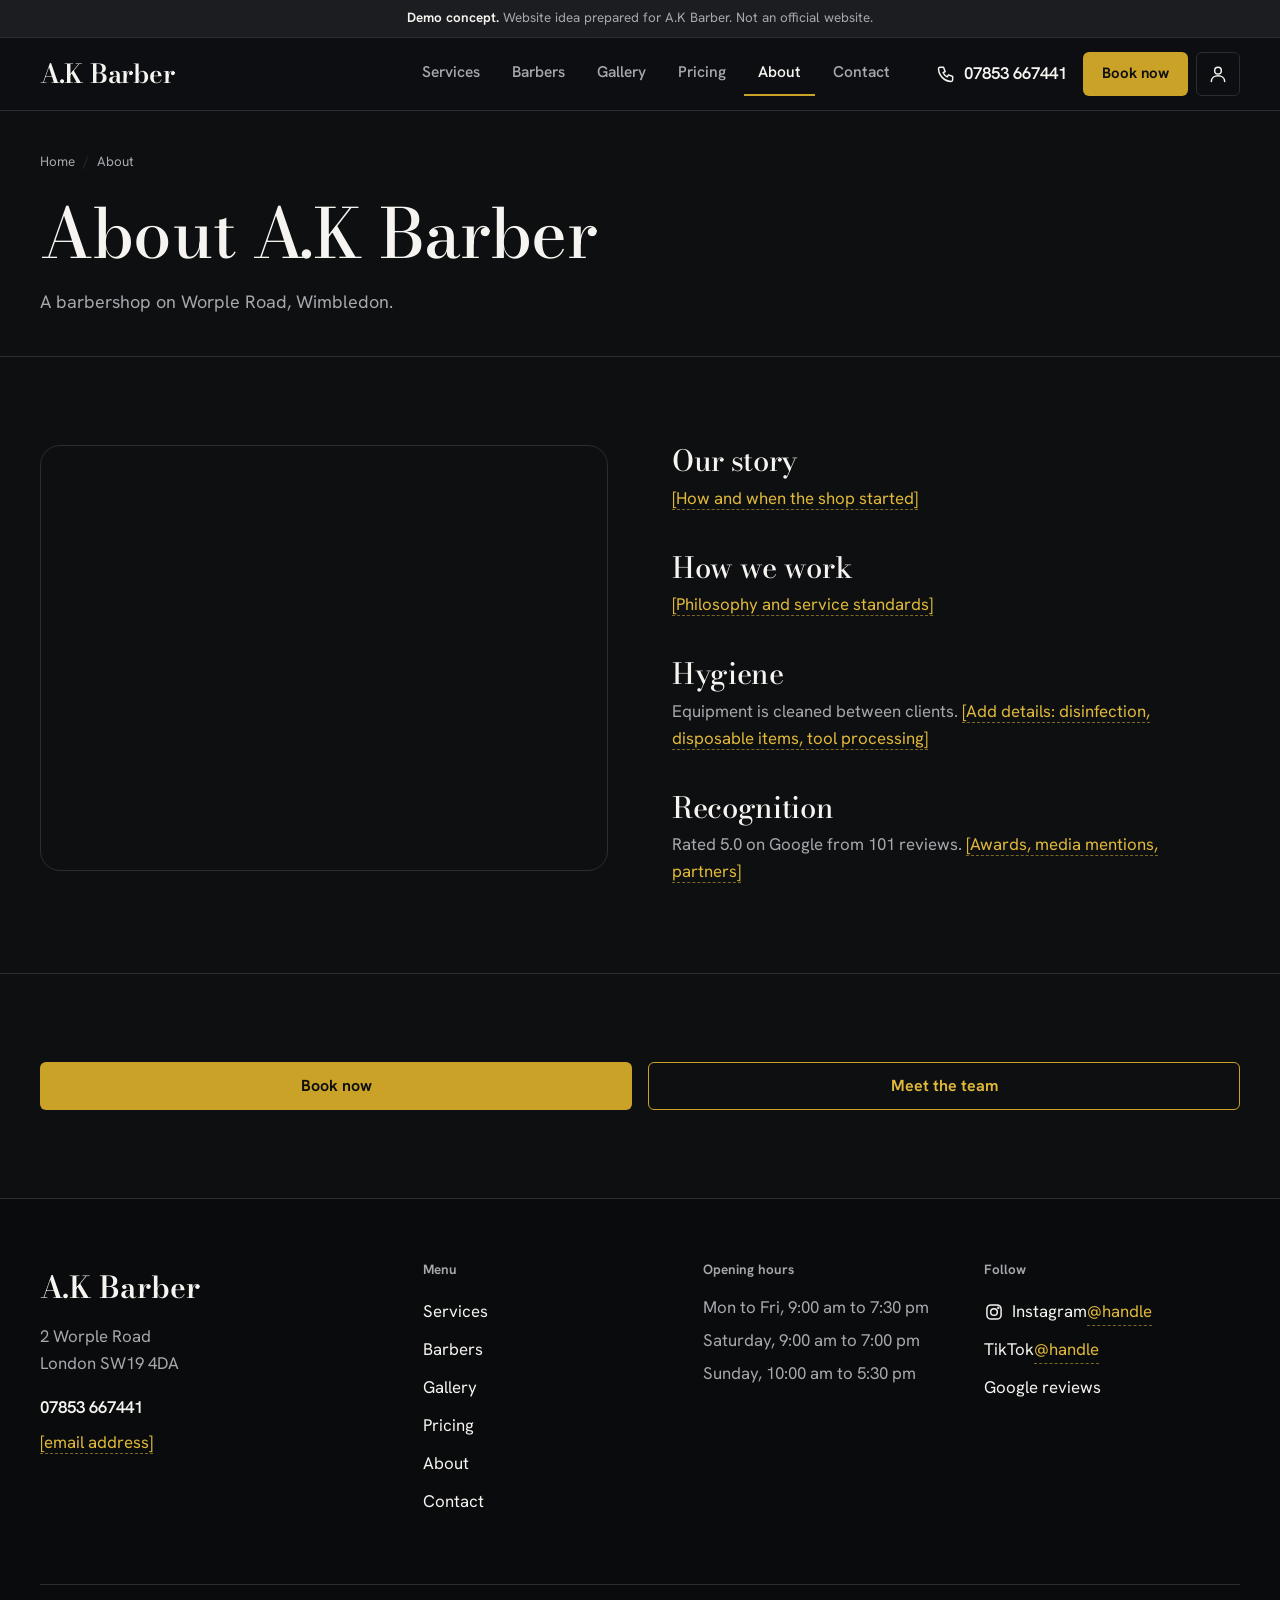
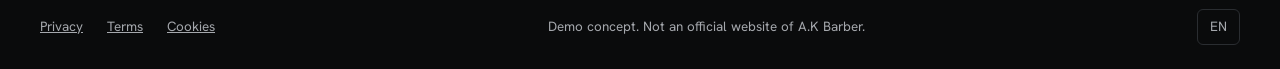
<file: about/index.html>
<!doctype html>
<html lang="en-GB">
<head>
<meta charset="utf-8">
<meta name="viewport" content="width=device-width, initial-scale=1">
<meta name="robots" content="noindex, nofollow">
<meta name="theme-color" content="#0E0F11">
<title>About | A.K Barber</title>
<meta name="description" content="About A.K Barber, a barbershop in Wimbledon.">
<link rel="preload" href="../assets/fonts/hanken-grotesk-latin-wght-normal.woff2" as="font" type="font/woff2" crossorigin>
<link rel="preload" href="../assets/fonts/bodoni-moda-latin-wght-normal.woff2" as="font" type="font/woff2" crossorigin>
<link rel="stylesheet" href="../assets/css/tokens.css">
<link rel="stylesheet" href="../assets/css/base.css">
</head>
<body>
<svg width="0" height="0" style="position:absolute" aria-hidden="true" focusable="false">
<symbol id="i-phone" viewBox="0 0 24 24"><path d="M5 4h4l2 5-2.5 1.5a11 11 0 0 0 5 5L15 13l5 2v4a2 2 0 0 1-2 2A16 16 0 0 1 3 6a2 2 0 0 1 2-2z"/></symbol>
<symbol id="i-pin" viewBox="0 0 24 24"><path d="M12 21s7-6.2 7-11a7 7 0 1 0-14 0c0 4.8 7 11 7 11z"/><circle cx="12" cy="10" r="2.5"/></symbol>
<symbol id="i-calendar" viewBox="0 0 24 24"><rect x="3.5" y="5" width="17" height="15.5" rx="2"/><path d="M3.5 10h17M8 3v4M16 3v4"/></symbol>
<symbol id="i-star" viewBox="0 0 24 24"><polygon points="12 2.5 14.9 8.6 21.5 9.4 16.6 14 17.9 20.6 12 17.4 6.1 20.6 7.4 14 2.5 9.4 9.1 8.6"/></symbol>
<symbol id="i-user" viewBox="0 0 24 24"><circle cx="12" cy="8" r="4"/><path d="M4 21c0-4.4 3.6-7 8-7s8 2.6 8 7"/></symbol>
<symbol id="i-menu" viewBox="0 0 24 24"><path d="M4 7h16M4 12h16M4 17h16"/></symbol>
<symbol id="i-close" viewBox="0 0 24 24"><path d="M6 6l12 12M18 6L6 18"/></symbol>
<symbol id="i-chevron" viewBox="0 0 24 24"><path d="M6 9l6 6 6-6"/></symbol>
<symbol id="i-prev" viewBox="0 0 24 24"><path d="M15 6l-6 6 6 6"/></symbol>
<symbol id="i-next" viewBox="0 0 24 24"><path d="M9 6l6 6-6 6"/></symbol>
<symbol id="i-insta" viewBox="0 0 24 24"><rect x="3.5" y="3.5" width="17" height="17" rx="5"/><circle cx="12" cy="12" r="4"/><circle cx="17.2" cy="6.8" r=".6"/></symbol>
</svg>
<a class="skip" href="#main">Skip to content</a>
<div class="demo-bar"><strong>Demo concept.</strong> Website idea prepared for A.K Barber. Not an official website.</div>
<header class="site-header">
  <div class="container header-row">
    <a class="brand" href="../index.html" aria-label="A.K Barber, home">A.K Barber</a>
    <nav class="nav-desktop" aria-label="Main"><ul><li><a href="../services/index.html">Services</a></li><li><a href="../barbers/index.html">Barbers</a></li><li><a href="../gallery/index.html">Gallery</a></li><li><a href="../pricing/index.html">Pricing</a></li><li><a href="../about/index.html" aria-current="page">About</a></li><li><a href="../contact/index.html">Contact</a></li></ul></nav>
    <div class="header-actions">
      <a class="header-phone" href="tel:+447853667441"><svg class="i " aria-hidden="true"><use href="#i-phone"/></svg><span>07853 667441</span></a>
      <a class="btn btn-primary btn-sm" href="tel:+447853667441">Book now</a>
      <a class="icon-btn account-btn" href="#" aria-label="Account (part of the full site)" title="Account: part of the full site"><svg class="i " aria-hidden="true"><use href="#i-user"/></svg></a>
      <button class="icon-btn burger" type="button" aria-label="Open menu" aria-expanded="false" aria-controls="drawer" data-open-drawer><svg class="i " aria-hidden="true"><use href="#i-menu"/></svg></button>
    </div>
  </div>
</header>
<div class="drawer" id="drawer" role="dialog" aria-modal="true" aria-label="Menu" hidden>
  <div class="drawer-top">
    <span class="brand">A.K Barber</span>
    <button class="icon-btn" type="button" aria-label="Close menu" data-close-drawer><svg class="i " aria-hidden="true"><use href="#i-close"/></svg></button>
  </div>
  <nav aria-label="Mobile"><ul><li><a href="../services/index.html">Services</a></li><li><a href="../barbers/index.html">Barbers</a></li><li><a href="../gallery/index.html">Gallery</a></li><li><a href="../pricing/index.html">Pricing</a></li><li><a href="../about/index.html" aria-current="page">About</a></li><li><a href="../contact/index.html">Contact</a></li></ul></nav>
  <div class="drawer-foot">
    <a class="btn btn-primary btn-block" href="tel:+447853667441">Book now</a>
    <a class="btn btn-ghost btn-block" href="tel:+447853667441"><svg class="i " aria-hidden="true"><use href="#i-phone"/></svg> Call 07853 667441</a>
    <address>2 Worple Road<br>London SW19 4DA</address>
  </div>
</div>
<main id="main">

<section class="page-hero"><div class="container">
  <nav aria-label="Breadcrumb"><ol class="breadcrumbs" role="list"><li><a href="../index.html">Home</a></li><li aria-current="page">About</li></ol></nav>
  <h1>About A.K Barber</h1>
  <p>A barbershop on Worple Road, Wimbledon.</p>
</div></section>
<section class="section"><div class="container split">
  <div class="photo-slot has-img" role="img" aria-label="A.K Barber shop interior" style="aspect-ratio:4/3;border-radius:var(--radius-lg);background-image:url('https://images.unsplash.com/photo-1667539916671-b9e7039ccee5?w=1000&q=80&fit=crop')"><span></span></div>
  <div class="prose-grid" style="grid-template-columns:1fr">
    <div><h2>Our story</h2><p><span class="todo">[How and when the shop started]</span></p></div>
    <div><h2>How we work</h2><p><span class="todo">[Philosophy and service standards]</span></p></div>
    <div><h2>Hygiene</h2><p>Equipment is cleaned between clients. <span class="todo">[Add details: disinfection, disposable items, tool processing]</span></p></div>
    <div><h2>Recognition</h2><p>Rated 5.0 on Google from 101 reviews. <span class="todo">[Awards, media mentions, partners]</span></p></div>
  </div>
</div></section>
<section class="section"><div class="container">
  <div class="cta-row" style="margin:0"><a class="btn btn-primary" href="tel:+447853667441">Book now</a><a class="btn btn-secondary" href="../barbers/index.html">Meet the team</a></div>
</div></section>

</main>
<footer class="site-footer">
  <div class="container">
    <div class="footer-grid">
      <div>
        <div class="footer-brand">A.K Barber</div>
        <address style="margin-top:12px">2 Worple Road<br>London SW19 4DA</address>
        <p style="margin-top:12px"><a href="tel:+447853667441" style="font-weight:600">07853 667441</a></p>
        <p class="muted" style="margin-top:4px"><span class="todo">[email address]</span></p>
      </div>
      <div><h2>Menu</h2><ul><li><a href="../services/index.html">Services</a></li><li><a href="../barbers/index.html">Barbers</a></li><li><a href="../gallery/index.html">Gallery</a></li><li><a href="../pricing/index.html">Pricing</a></li><li><a href="../about/index.html">About</a></li><li><a href="../contact/index.html">Contact</a></li></ul></div>
      <div><h2>Opening hours</h2>
        <ul class="muted" style="gap:6px;font-variant-numeric:tabular-nums">
          <li>Mon to Fri, 9:00 am to 7:30 pm</li>
          <li>Saturday, 9:00 am to 7:00 pm</li>
          <li>Sunday, 10:00 am to 5:30 pm</li>
        </ul>
      </div>
      <div><h2>Follow</h2><ul>
        <li><a href="#"><svg class="i " aria-hidden="true"><use href="#i-insta"/></svg>&nbsp; Instagram <span class="todo">@handle</span></a></li>
        <li><a href="#">TikTok <span class="todo">@handle</span></a></li>
        <li><a href="https://www.google.com/maps/place/?q=place_id:ChIJ3-sqYMcJdkgROQuga86Ww6s" target="_blank" rel="noopener">Google reviews</a></li>
      </ul></div>
    </div>
    <div class="footer-bottom">
      <ul><li><a href="#">Privacy</a></li><li><a href="#">Terms</a></li><li><a href="#">Cookies</a></li></ul>
      <span>Demo concept. Not an official website of A.K Barber.</span>
      <span class="lang" title="Language switch is part of the full site">EN</span>
    </div>
  </div>
</footer>
<nav class="mobile-bar" aria-label="Quick actions">
  <a class="is-primary" href="tel:+447853667441"><svg class="i " aria-hidden="true"><use href="#i-calendar"/></svg><span>Book</span></a>
  <a href="tel:+447853667441"><svg class="i " aria-hidden="true"><use href="#i-phone"/></svg><span>Call</span></a>
  <a href="https://www.google.com/maps/dir/?api=1&destination=2+Worple+Rd+London+SW19+4DA" target="_blank" rel="noopener"><svg class="i " aria-hidden="true"><use href="#i-pin"/></svg><span>Location</span></a>
</nav>
<div class="toast" role="status" aria-live="polite"></div>
<script src="../assets/js/site.js" defer></script>
</body>
</html>
</file>
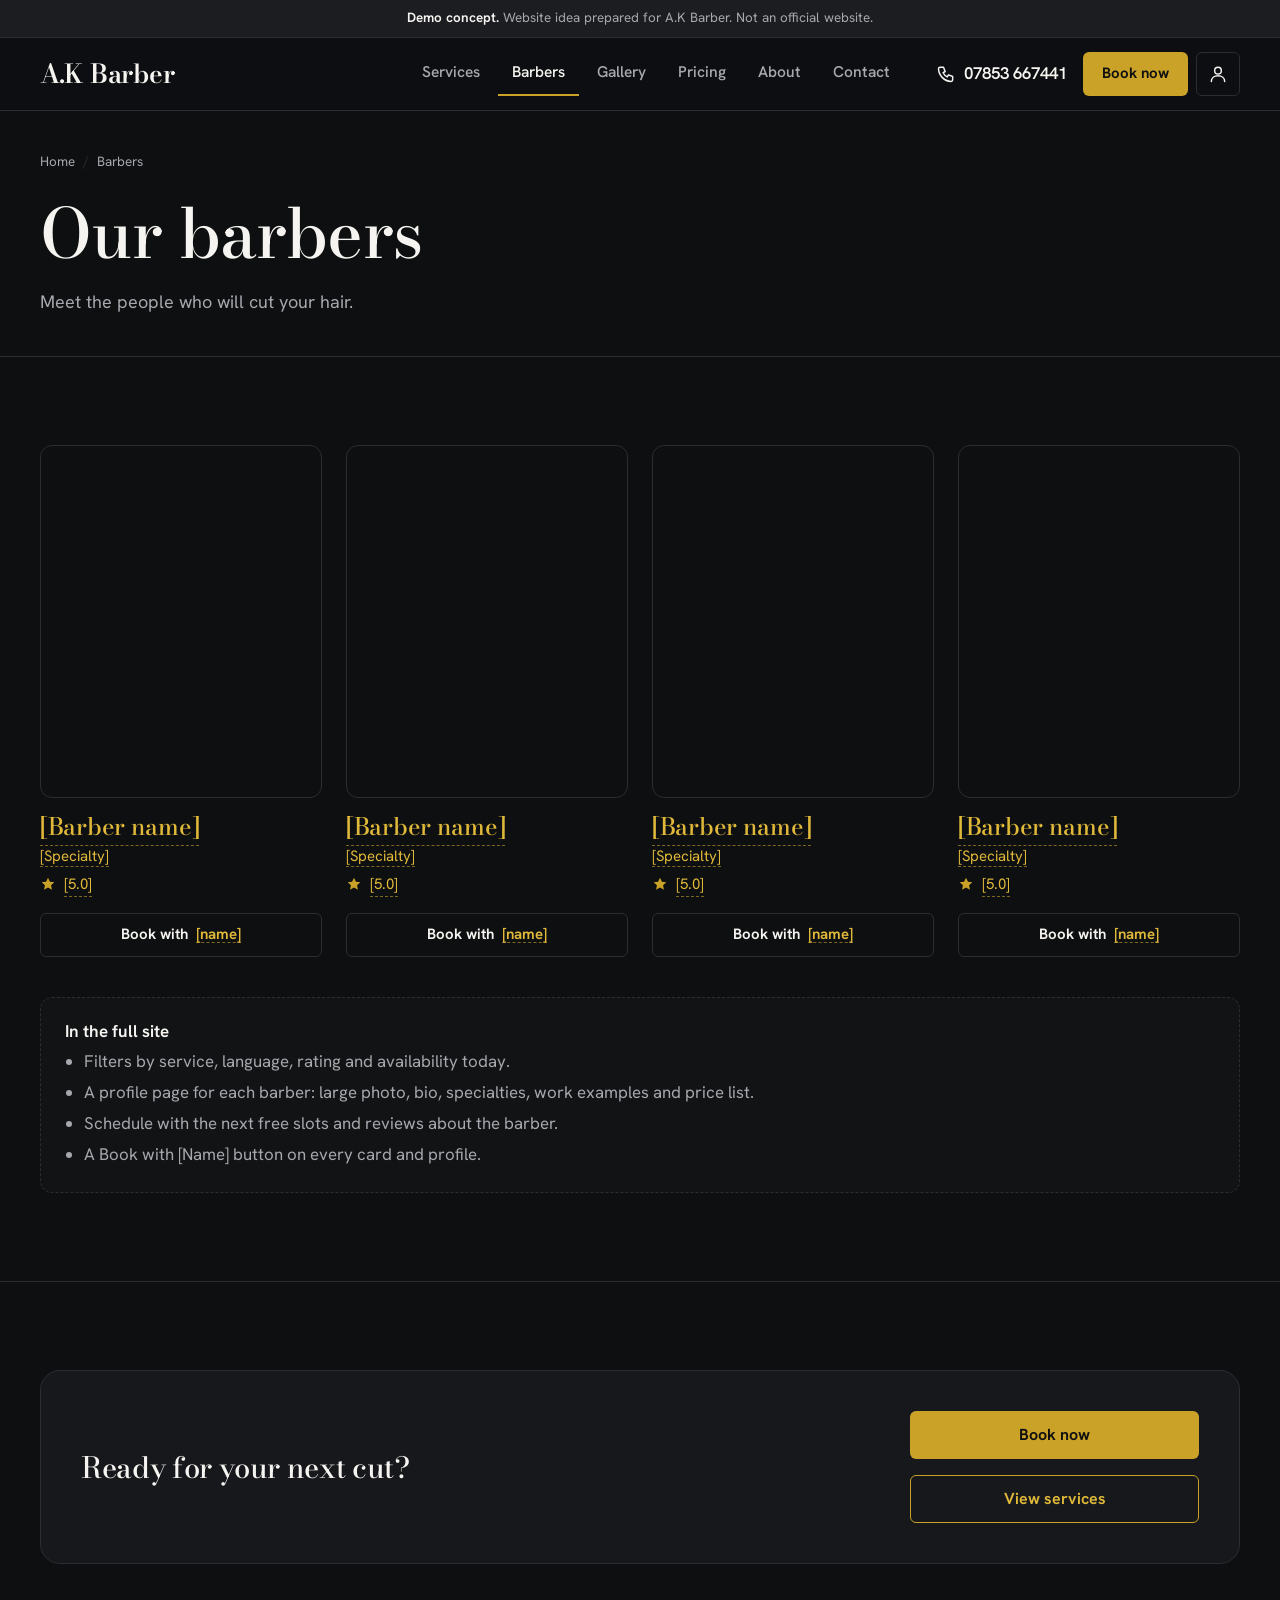
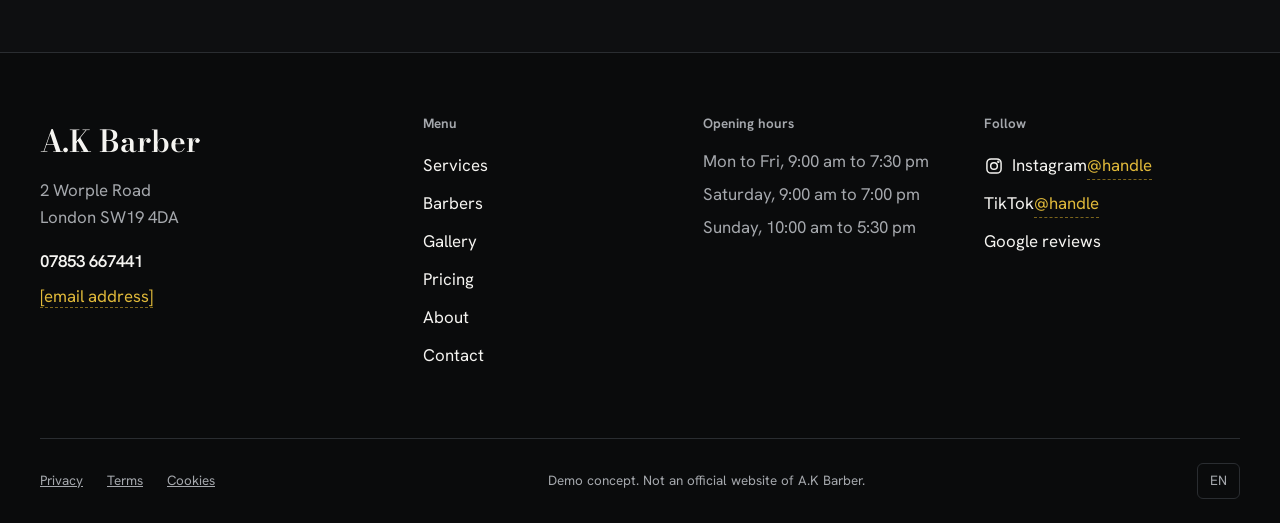
<file: barbers/index.html>
<!doctype html>
<html lang="en-GB">
<head>
<meta charset="utf-8">
<meta name="viewport" content="width=device-width, initial-scale=1">
<meta name="robots" content="noindex, nofollow">
<meta name="theme-color" content="#0E0F11">
<title>Barbers | A.K Barber</title>
<meta name="description" content="The barbers at A.K Barber in Wimbledon.">
<link rel="preload" href="../assets/fonts/hanken-grotesk-latin-wght-normal.woff2" as="font" type="font/woff2" crossorigin>
<link rel="preload" href="../assets/fonts/bodoni-moda-latin-wght-normal.woff2" as="font" type="font/woff2" crossorigin>
<link rel="stylesheet" href="../assets/css/tokens.css">
<link rel="stylesheet" href="../assets/css/base.css">
</head>
<body>
<svg width="0" height="0" style="position:absolute" aria-hidden="true" focusable="false">
<symbol id="i-phone" viewBox="0 0 24 24"><path d="M5 4h4l2 5-2.5 1.5a11 11 0 0 0 5 5L15 13l5 2v4a2 2 0 0 1-2 2A16 16 0 0 1 3 6a2 2 0 0 1 2-2z"/></symbol>
<symbol id="i-pin" viewBox="0 0 24 24"><path d="M12 21s7-6.2 7-11a7 7 0 1 0-14 0c0 4.8 7 11 7 11z"/><circle cx="12" cy="10" r="2.5"/></symbol>
<symbol id="i-calendar" viewBox="0 0 24 24"><rect x="3.5" y="5" width="17" height="15.5" rx="2"/><path d="M3.5 10h17M8 3v4M16 3v4"/></symbol>
<symbol id="i-star" viewBox="0 0 24 24"><polygon points="12 2.5 14.9 8.6 21.5 9.4 16.6 14 17.9 20.6 12 17.4 6.1 20.6 7.4 14 2.5 9.4 9.1 8.6"/></symbol>
<symbol id="i-user" viewBox="0 0 24 24"><circle cx="12" cy="8" r="4"/><path d="M4 21c0-4.4 3.6-7 8-7s8 2.6 8 7"/></symbol>
<symbol id="i-menu" viewBox="0 0 24 24"><path d="M4 7h16M4 12h16M4 17h16"/></symbol>
<symbol id="i-close" viewBox="0 0 24 24"><path d="M6 6l12 12M18 6L6 18"/></symbol>
<symbol id="i-chevron" viewBox="0 0 24 24"><path d="M6 9l6 6 6-6"/></symbol>
<symbol id="i-prev" viewBox="0 0 24 24"><path d="M15 6l-6 6 6 6"/></symbol>
<symbol id="i-next" viewBox="0 0 24 24"><path d="M9 6l6 6-6 6"/></symbol>
<symbol id="i-insta" viewBox="0 0 24 24"><rect x="3.5" y="3.5" width="17" height="17" rx="5"/><circle cx="12" cy="12" r="4"/><circle cx="17.2" cy="6.8" r=".6"/></symbol>
</svg>
<a class="skip" href="#main">Skip to content</a>
<div class="demo-bar"><strong>Demo concept.</strong> Website idea prepared for A.K Barber. Not an official website.</div>
<header class="site-header">
  <div class="container header-row">
    <a class="brand" href="../index.html" aria-label="A.K Barber, home">A.K Barber</a>
    <nav class="nav-desktop" aria-label="Main"><ul><li><a href="../services/index.html">Services</a></li><li><a href="../barbers/index.html" aria-current="page">Barbers</a></li><li><a href="../gallery/index.html">Gallery</a></li><li><a href="../pricing/index.html">Pricing</a></li><li><a href="../about/index.html">About</a></li><li><a href="../contact/index.html">Contact</a></li></ul></nav>
    <div class="header-actions">
      <a class="header-phone" href="tel:+447853667441"><svg class="i " aria-hidden="true"><use href="#i-phone"/></svg><span>07853 667441</span></a>
      <a class="btn btn-primary btn-sm" href="tel:+447853667441">Book now</a>
      <a class="icon-btn account-btn" href="#" aria-label="Account (part of the full site)" title="Account: part of the full site"><svg class="i " aria-hidden="true"><use href="#i-user"/></svg></a>
      <button class="icon-btn burger" type="button" aria-label="Open menu" aria-expanded="false" aria-controls="drawer" data-open-drawer><svg class="i " aria-hidden="true"><use href="#i-menu"/></svg></button>
    </div>
  </div>
</header>
<div class="drawer" id="drawer" role="dialog" aria-modal="true" aria-label="Menu" hidden>
  <div class="drawer-top">
    <span class="brand">A.K Barber</span>
    <button class="icon-btn" type="button" aria-label="Close menu" data-close-drawer><svg class="i " aria-hidden="true"><use href="#i-close"/></svg></button>
  </div>
  <nav aria-label="Mobile"><ul><li><a href="../services/index.html">Services</a></li><li><a href="../barbers/index.html" aria-current="page">Barbers</a></li><li><a href="../gallery/index.html">Gallery</a></li><li><a href="../pricing/index.html">Pricing</a></li><li><a href="../about/index.html">About</a></li><li><a href="../contact/index.html">Contact</a></li></ul></nav>
  <div class="drawer-foot">
    <a class="btn btn-primary btn-block" href="tel:+447853667441">Book now</a>
    <a class="btn btn-ghost btn-block" href="tel:+447853667441"><svg class="i " aria-hidden="true"><use href="#i-phone"/></svg> Call 07853 667441</a>
    <address>2 Worple Road<br>London SW19 4DA</address>
  </div>
</div>
<main id="main">

<section class="page-hero"><div class="container">
  <nav aria-label="Breadcrumb"><ol class="breadcrumbs" role="list"><li><a href="../index.html">Home</a></li><li aria-current="page">Barbers</li></ol></nav>
  <h1>Our barbers</h1>
  <p>Meet the people who will cut your hair.</p>
</div></section>
<section class="section"><div class="container">
  <div class="barber-grid">
<article class="barber-card">
  <div class="photo-slot has-img" role="img" aria-label="Barber portrait" style="background-image:url('https://images.unsplash.com/photo-1517832606299-7ae9b720a186?w=600&q=80&fit=crop&crop=faces')"><span></span></div>
  <div class="barber-info">
    <h3><span class="todo">[Barber name]</span></h3>
    <p class="muted" style="font-size:.9375rem"><span class="todo">[Specialty]</span></p>
    <span class="rating-line"><span class="stars" role="img" aria-label="5 out of 5 stars"><svg class="i i-fill" aria-hidden="true"><use href="#i-star"/></svg></span> <span class="todo">[5.0]</span></span>
  </div>
  <a class="btn btn-ghost btn-sm" href="tel:+447853667441">Book with <span class="todo">[name]</span></a>
</article>
<article class="barber-card">
  <div class="photo-slot has-img" role="img" aria-label="Barber portrait" style="background-image:url('https://images.unsplash.com/photo-1582771498000-8ad44e6c84db?w=600&q=80&fit=crop&crop=faces')"><span></span></div>
  <div class="barber-info">
    <h3><span class="todo">[Barber name]</span></h3>
    <p class="muted" style="font-size:.9375rem"><span class="todo">[Specialty]</span></p>
    <span class="rating-line"><span class="stars" role="img" aria-label="5 out of 5 stars"><svg class="i i-fill" aria-hidden="true"><use href="#i-star"/></svg></span> <span class="todo">[5.0]</span></span>
  </div>
  <a class="btn btn-ghost btn-sm" href="tel:+447853667441">Book with <span class="todo">[name]</span></a>
</article>
<article class="barber-card">
  <div class="photo-slot has-img" role="img" aria-label="Barber portrait" style="background-image:url('https://images.unsplash.com/photo-1605497788116-1f20ad55ea7f?w=600&q=80&fit=crop&crop=faces')"><span></span></div>
  <div class="barber-info">
    <h3><span class="todo">[Barber name]</span></h3>
    <p class="muted" style="font-size:.9375rem"><span class="todo">[Specialty]</span></p>
    <span class="rating-line"><span class="stars" role="img" aria-label="5 out of 5 stars"><svg class="i i-fill" aria-hidden="true"><use href="#i-star"/></svg></span> <span class="todo">[5.0]</span></span>
  </div>
  <a class="btn btn-ghost btn-sm" href="tel:+447853667441">Book with <span class="todo">[name]</span></a>
</article>
<article class="barber-card">
  <div class="photo-slot has-img" role="img" aria-label="Barber portrait" style="background-image:url('https://images.unsplash.com/photo-1553521041-d168abd31de3?w=600&q=80&fit=crop&crop=faces')"><span></span></div>
  <div class="barber-info">
    <h3><span class="todo">[Barber name]</span></h3>
    <p class="muted" style="font-size:.9375rem"><span class="todo">[Specialty]</span></p>
    <span class="rating-line"><span class="stars" role="img" aria-label="5 out of 5 stars"><svg class="i i-fill" aria-hidden="true"><use href="#i-star"/></svg></span> <span class="todo">[5.0]</span></span>
  </div>
  <a class="btn btn-ghost btn-sm" href="tel:+447853667441">Book with <span class="todo">[name]</span></a>
</article>
  </div>
  <aside class="plan"><h2>In the full site</h2><ul><li>Filters by service, language, rating and availability today.</li><li>A profile page for each barber: large photo, bio, specialties, work examples and price list.</li><li>Schedule with the next free slots and reviews about the barber.</li><li>A Book with [Name] button on every card and profile.</li></ul></aside>
</div></section>
<section class="section"><div class="container"><div class="page-cta">
  <h2>Ready for your next cut?</h2>
  <div class="cta-row" style="margin:0"><a class="btn btn-primary" href="tel:+447853667441">Book now</a><a class="btn btn-secondary" href="../services/index.html">View services</a></div>
</div></div></section>

</main>
<footer class="site-footer">
  <div class="container">
    <div class="footer-grid">
      <div>
        <div class="footer-brand">A.K Barber</div>
        <address style="margin-top:12px">2 Worple Road<br>London SW19 4DA</address>
        <p style="margin-top:12px"><a href="tel:+447853667441" style="font-weight:600">07853 667441</a></p>
        <p class="muted" style="margin-top:4px"><span class="todo">[email address]</span></p>
      </div>
      <div><h2>Menu</h2><ul><li><a href="../services/index.html">Services</a></li><li><a href="../barbers/index.html">Barbers</a></li><li><a href="../gallery/index.html">Gallery</a></li><li><a href="../pricing/index.html">Pricing</a></li><li><a href="../about/index.html">About</a></li><li><a href="../contact/index.html">Contact</a></li></ul></div>
      <div><h2>Opening hours</h2>
        <ul class="muted" style="gap:6px;font-variant-numeric:tabular-nums">
          <li>Mon to Fri, 9:00 am to 7:30 pm</li>
          <li>Saturday, 9:00 am to 7:00 pm</li>
          <li>Sunday, 10:00 am to 5:30 pm</li>
        </ul>
      </div>
      <div><h2>Follow</h2><ul>
        <li><a href="#"><svg class="i " aria-hidden="true"><use href="#i-insta"/></svg>&nbsp; Instagram <span class="todo">@handle</span></a></li>
        <li><a href="#">TikTok <span class="todo">@handle</span></a></li>
        <li><a href="https://www.google.com/maps/place/?q=place_id:ChIJ3-sqYMcJdkgROQuga86Ww6s" target="_blank" rel="noopener">Google reviews</a></li>
      </ul></div>
    </div>
    <div class="footer-bottom">
      <ul><li><a href="#">Privacy</a></li><li><a href="#">Terms</a></li><li><a href="#">Cookies</a></li></ul>
      <span>Demo concept. Not an official website of A.K Barber.</span>
      <span class="lang" title="Language switch is part of the full site">EN</span>
    </div>
  </div>
</footer>
<nav class="mobile-bar" aria-label="Quick actions">
  <a class="is-primary" href="tel:+447853667441"><svg class="i " aria-hidden="true"><use href="#i-calendar"/></svg><span>Book</span></a>
  <a href="tel:+447853667441"><svg class="i " aria-hidden="true"><use href="#i-phone"/></svg><span>Call</span></a>
  <a href="https://www.google.com/maps/dir/?api=1&destination=2+Worple+Rd+London+SW19+4DA" target="_blank" rel="noopener"><svg class="i " aria-hidden="true"><use href="#i-pin"/></svg><span>Location</span></a>
</nav>
<div class="toast" role="status" aria-live="polite"></div>
<script src="../assets/js/site.js" defer></script>
</body>
</html>
</file>
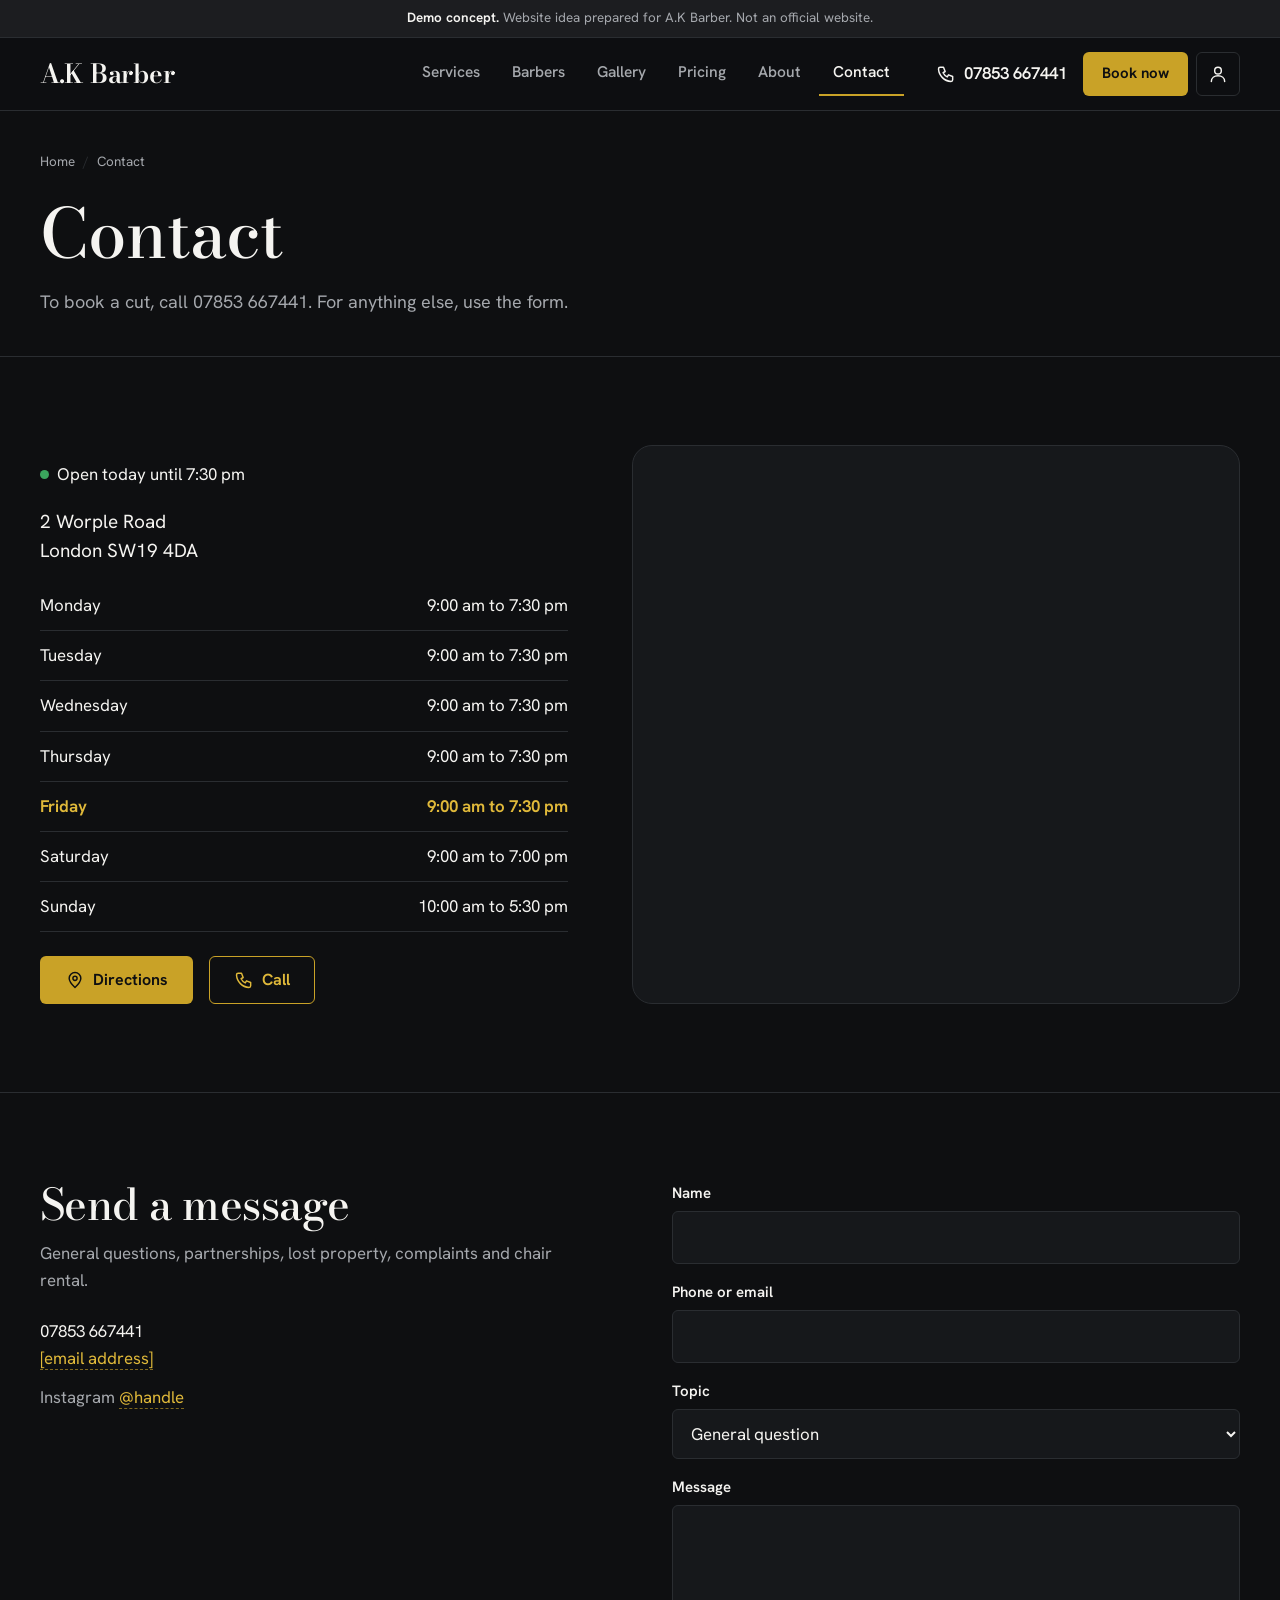
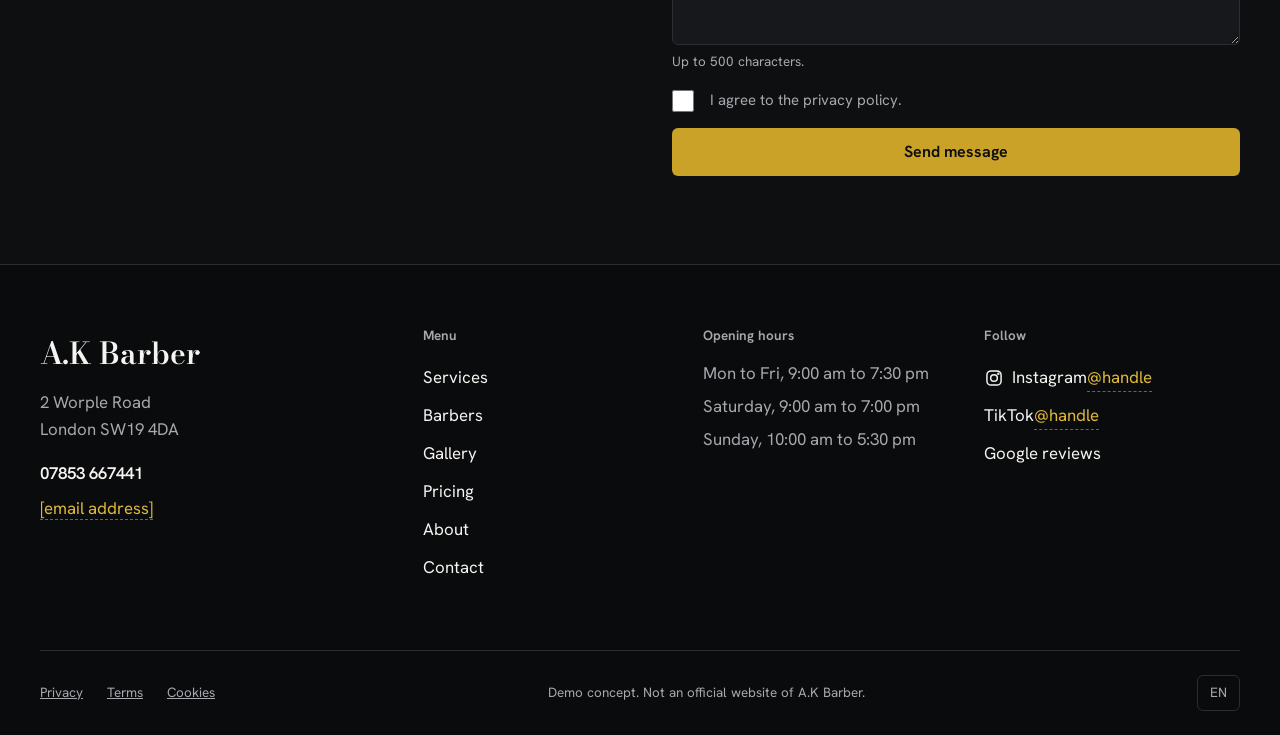
<file: contact/index.html>
<!doctype html>
<html lang="en-GB">
<head>
<meta charset="utf-8">
<meta name="viewport" content="width=device-width, initial-scale=1">
<meta name="robots" content="noindex, nofollow">
<meta name="theme-color" content="#0E0F11">
<title>Contact | A.K Barber</title>
<meta name="description" content="Contact A.K Barber, 2 Worple Road, Wimbledon.">
<link rel="preload" href="../assets/fonts/hanken-grotesk-latin-wght-normal.woff2" as="font" type="font/woff2" crossorigin>
<link rel="preload" href="../assets/fonts/bodoni-moda-latin-wght-normal.woff2" as="font" type="font/woff2" crossorigin>
<link rel="stylesheet" href="../assets/css/tokens.css">
<link rel="stylesheet" href="../assets/css/base.css">
</head>
<body>
<svg width="0" height="0" style="position:absolute" aria-hidden="true" focusable="false">
<symbol id="i-phone" viewBox="0 0 24 24"><path d="M5 4h4l2 5-2.5 1.5a11 11 0 0 0 5 5L15 13l5 2v4a2 2 0 0 1-2 2A16 16 0 0 1 3 6a2 2 0 0 1 2-2z"/></symbol>
<symbol id="i-pin" viewBox="0 0 24 24"><path d="M12 21s7-6.2 7-11a7 7 0 1 0-14 0c0 4.8 7 11 7 11z"/><circle cx="12" cy="10" r="2.5"/></symbol>
<symbol id="i-calendar" viewBox="0 0 24 24"><rect x="3.5" y="5" width="17" height="15.5" rx="2"/><path d="M3.5 10h17M8 3v4M16 3v4"/></symbol>
<symbol id="i-star" viewBox="0 0 24 24"><polygon points="12 2.5 14.9 8.6 21.5 9.4 16.6 14 17.9 20.6 12 17.4 6.1 20.6 7.4 14 2.5 9.4 9.1 8.6"/></symbol>
<symbol id="i-user" viewBox="0 0 24 24"><circle cx="12" cy="8" r="4"/><path d="M4 21c0-4.4 3.6-7 8-7s8 2.6 8 7"/></symbol>
<symbol id="i-menu" viewBox="0 0 24 24"><path d="M4 7h16M4 12h16M4 17h16"/></symbol>
<symbol id="i-close" viewBox="0 0 24 24"><path d="M6 6l12 12M18 6L6 18"/></symbol>
<symbol id="i-chevron" viewBox="0 0 24 24"><path d="M6 9l6 6 6-6"/></symbol>
<symbol id="i-prev" viewBox="0 0 24 24"><path d="M15 6l-6 6 6 6"/></symbol>
<symbol id="i-next" viewBox="0 0 24 24"><path d="M9 6l6 6-6 6"/></symbol>
<symbol id="i-insta" viewBox="0 0 24 24"><rect x="3.5" y="3.5" width="17" height="17" rx="5"/><circle cx="12" cy="12" r="4"/><circle cx="17.2" cy="6.8" r=".6"/></symbol>
</svg>
<a class="skip" href="#main">Skip to content</a>
<div class="demo-bar"><strong>Demo concept.</strong> Website idea prepared for A.K Barber. Not an official website.</div>
<header class="site-header">
  <div class="container header-row">
    <a class="brand" href="../index.html" aria-label="A.K Barber, home">A.K Barber</a>
    <nav class="nav-desktop" aria-label="Main"><ul><li><a href="../services/index.html">Services</a></li><li><a href="../barbers/index.html">Barbers</a></li><li><a href="../gallery/index.html">Gallery</a></li><li><a href="../pricing/index.html">Pricing</a></li><li><a href="../about/index.html">About</a></li><li><a href="../contact/index.html" aria-current="page">Contact</a></li></ul></nav>
    <div class="header-actions">
      <a class="header-phone" href="tel:+447853667441"><svg class="i " aria-hidden="true"><use href="#i-phone"/></svg><span>07853 667441</span></a>
      <a class="btn btn-primary btn-sm" href="tel:+447853667441">Book now</a>
      <a class="icon-btn account-btn" href="#" aria-label="Account (part of the full site)" title="Account: part of the full site"><svg class="i " aria-hidden="true"><use href="#i-user"/></svg></a>
      <button class="icon-btn burger" type="button" aria-label="Open menu" aria-expanded="false" aria-controls="drawer" data-open-drawer><svg class="i " aria-hidden="true"><use href="#i-menu"/></svg></button>
    </div>
  </div>
</header>
<div class="drawer" id="drawer" role="dialog" aria-modal="true" aria-label="Menu" hidden>
  <div class="drawer-top">
    <span class="brand">A.K Barber</span>
    <button class="icon-btn" type="button" aria-label="Close menu" data-close-drawer><svg class="i " aria-hidden="true"><use href="#i-close"/></svg></button>
  </div>
  <nav aria-label="Mobile"><ul><li><a href="../services/index.html">Services</a></li><li><a href="../barbers/index.html">Barbers</a></li><li><a href="../gallery/index.html">Gallery</a></li><li><a href="../pricing/index.html">Pricing</a></li><li><a href="../about/index.html">About</a></li><li><a href="../contact/index.html" aria-current="page">Contact</a></li></ul></nav>
  <div class="drawer-foot">
    <a class="btn btn-primary btn-block" href="tel:+447853667441">Book now</a>
    <a class="btn btn-ghost btn-block" href="tel:+447853667441"><svg class="i " aria-hidden="true"><use href="#i-phone"/></svg> Call 07853 667441</a>
    <address>2 Worple Road<br>London SW19 4DA</address>
  </div>
</div>
<main id="main">

<section class="page-hero"><div class="container">
  <nav aria-label="Breadcrumb"><ol class="breadcrumbs" role="list"><li><a href="../index.html">Home</a></li><li aria-current="page">Contact</li></ol></nav>
  <h1>Contact</h1>
  <p>To book a cut, call 07853 667441. For anything else, use the form.</p>
</div></section>
<section class="section"><div class="container">
<div class="loc-grid">
  <div class="loc-card">
    
    <p class="trust" style="border:0;padding:0;margin:16px 0 20px"><span class="status" data-open-status data-state="closed">Check opening hours</span></p>
    <address>2 Worple Road<br>London SW19 4DA</address>
    <table class="hours" data-hours aria-label="Opening hours"><tbody>
<tr data-day="1"><th scope="row">Monday</th><td>9:00 am to 7:30 pm</td></tr>
<tr data-day="2"><th scope="row">Tuesday</th><td>9:00 am to 7:30 pm</td></tr>
<tr data-day="3"><th scope="row">Wednesday</th><td>9:00 am to 7:30 pm</td></tr>
<tr data-day="4"><th scope="row">Thursday</th><td>9:00 am to 7:30 pm</td></tr>
<tr data-day="5"><th scope="row">Friday</th><td>9:00 am to 7:30 pm</td></tr>
<tr data-day="6"><th scope="row">Saturday</th><td>9:00 am to 7:00 pm</td></tr>
<tr data-day="0"><th scope="row">Sunday</th><td>10:00 am to 5:30 pm</td></tr>
</tbody></table>
    <div class="loc-actions">
      <a class="btn btn-primary" href="https://www.google.com/maps/dir/?api=1&destination=2+Worple+Rd+London+SW19+4DA" target="_blank" rel="noopener"><svg class="i " aria-hidden="true"><use href="#i-pin"/></svg> Directions</a>
      <a class="btn btn-secondary" href="tel:+447853667441"><svg class="i " aria-hidden="true"><use href="#i-phone"/></svg> Call</a>
    </div>
  </div>
  <div class="map-frame"><iframe title="Map showing A.K Barber at 2 Worple Road, Wimbledon" loading="lazy" referrerpolicy="no-referrer-when-downgrade" src="https://www.google.com/maps?q=2+Worple+Rd+London+SW19+4DA&output=embed"></iframe></div>
</div>
</div></section>
<section class="section"><div class="container split">
  <div>
    <h2>Send a message</h2>
    <p class="muted" style="margin-top:12px">General questions, partnerships, lost property, complaints and chair rental.</p>
    <p style="margin-top:24px">07853 667441<br><span class="muted"><span class="todo">[email address]</span></span></p>
    <p class="muted" style="margin-top:12px">Instagram <span class="todo">@handle</span></p>
  </div>
  <form class="form" data-demo-form novalidate>
    <div class="field"><label for="c-name">Name</label><input id="c-name" name="name" type="text" autocomplete="name" required maxlength="80"><span class="error">Enter your name.</span></div>
    <div class="field"><label for="c-contact">Phone or email</label><input id="c-contact" name="contact" type="text" autocomplete="email" required><span class="error">Enter a phone number or email.</span></div>
    <div class="field"><label for="c-topic">Topic</label><select id="c-topic" name="topic"><option>General question</option><option>Partnership</option><option>Lost property</option><option>Complaint</option><option>Chair rental</option></select></div>
    <div class="field"><label for="c-msg">Message</label><textarea id="c-msg" name="message" required maxlength="500"></textarea><span class="hint">Up to 500 characters.</span><span class="error">Write a short message.</span></div>
    <label class="check"><input type="checkbox" required> <span>I agree to the privacy policy.</span></label>
    <button class="btn btn-primary" type="submit">Send message</button>
  </form>
</div></section>

</main>
<footer class="site-footer">
  <div class="container">
    <div class="footer-grid">
      <div>
        <div class="footer-brand">A.K Barber</div>
        <address style="margin-top:12px">2 Worple Road<br>London SW19 4DA</address>
        <p style="margin-top:12px"><a href="tel:+447853667441" style="font-weight:600">07853 667441</a></p>
        <p class="muted" style="margin-top:4px"><span class="todo">[email address]</span></p>
      </div>
      <div><h2>Menu</h2><ul><li><a href="../services/index.html">Services</a></li><li><a href="../barbers/index.html">Barbers</a></li><li><a href="../gallery/index.html">Gallery</a></li><li><a href="../pricing/index.html">Pricing</a></li><li><a href="../about/index.html">About</a></li><li><a href="../contact/index.html">Contact</a></li></ul></div>
      <div><h2>Opening hours</h2>
        <ul class="muted" style="gap:6px;font-variant-numeric:tabular-nums">
          <li>Mon to Fri, 9:00 am to 7:30 pm</li>
          <li>Saturday, 9:00 am to 7:00 pm</li>
          <li>Sunday, 10:00 am to 5:30 pm</li>
        </ul>
      </div>
      <div><h2>Follow</h2><ul>
        <li><a href="#"><svg class="i " aria-hidden="true"><use href="#i-insta"/></svg>&nbsp; Instagram <span class="todo">@handle</span></a></li>
        <li><a href="#">TikTok <span class="todo">@handle</span></a></li>
        <li><a href="https://www.google.com/maps/place/?q=place_id:ChIJ3-sqYMcJdkgROQuga86Ww6s" target="_blank" rel="noopener">Google reviews</a></li>
      </ul></div>
    </div>
    <div class="footer-bottom">
      <ul><li><a href="#">Privacy</a></li><li><a href="#">Terms</a></li><li><a href="#">Cookies</a></li></ul>
      <span>Demo concept. Not an official website of A.K Barber.</span>
      <span class="lang" title="Language switch is part of the full site">EN</span>
    </div>
  </div>
</footer>
<nav class="mobile-bar" aria-label="Quick actions">
  <a class="is-primary" href="tel:+447853667441"><svg class="i " aria-hidden="true"><use href="#i-calendar"/></svg><span>Book</span></a>
  <a href="tel:+447853667441"><svg class="i " aria-hidden="true"><use href="#i-phone"/></svg><span>Call</span></a>
  <a href="https://www.google.com/maps/dir/?api=1&destination=2+Worple+Rd+London+SW19+4DA" target="_blank" rel="noopener"><svg class="i " aria-hidden="true"><use href="#i-pin"/></svg><span>Location</span></a>
</nav>
<div class="toast" role="status" aria-live="polite"></div>
<script src="../assets/js/site.js" defer></script>
</body>
</html>
</file>
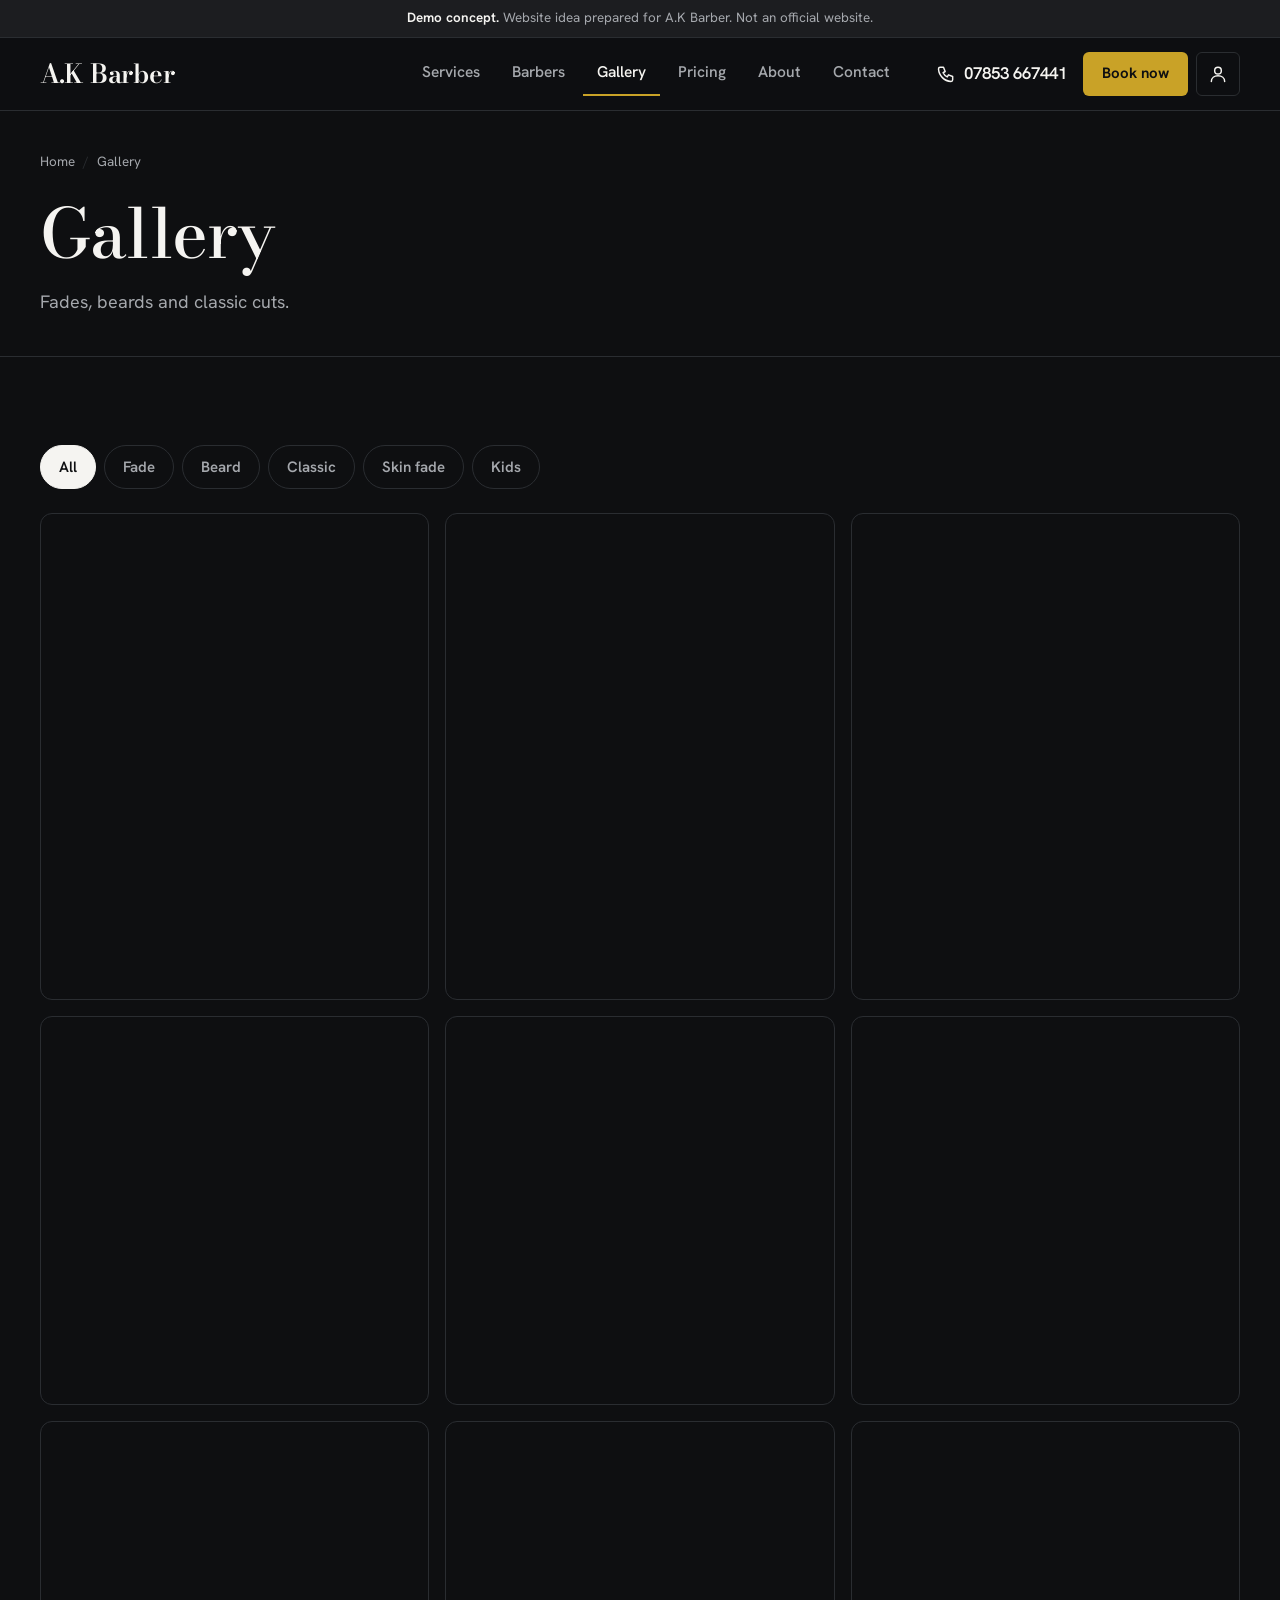
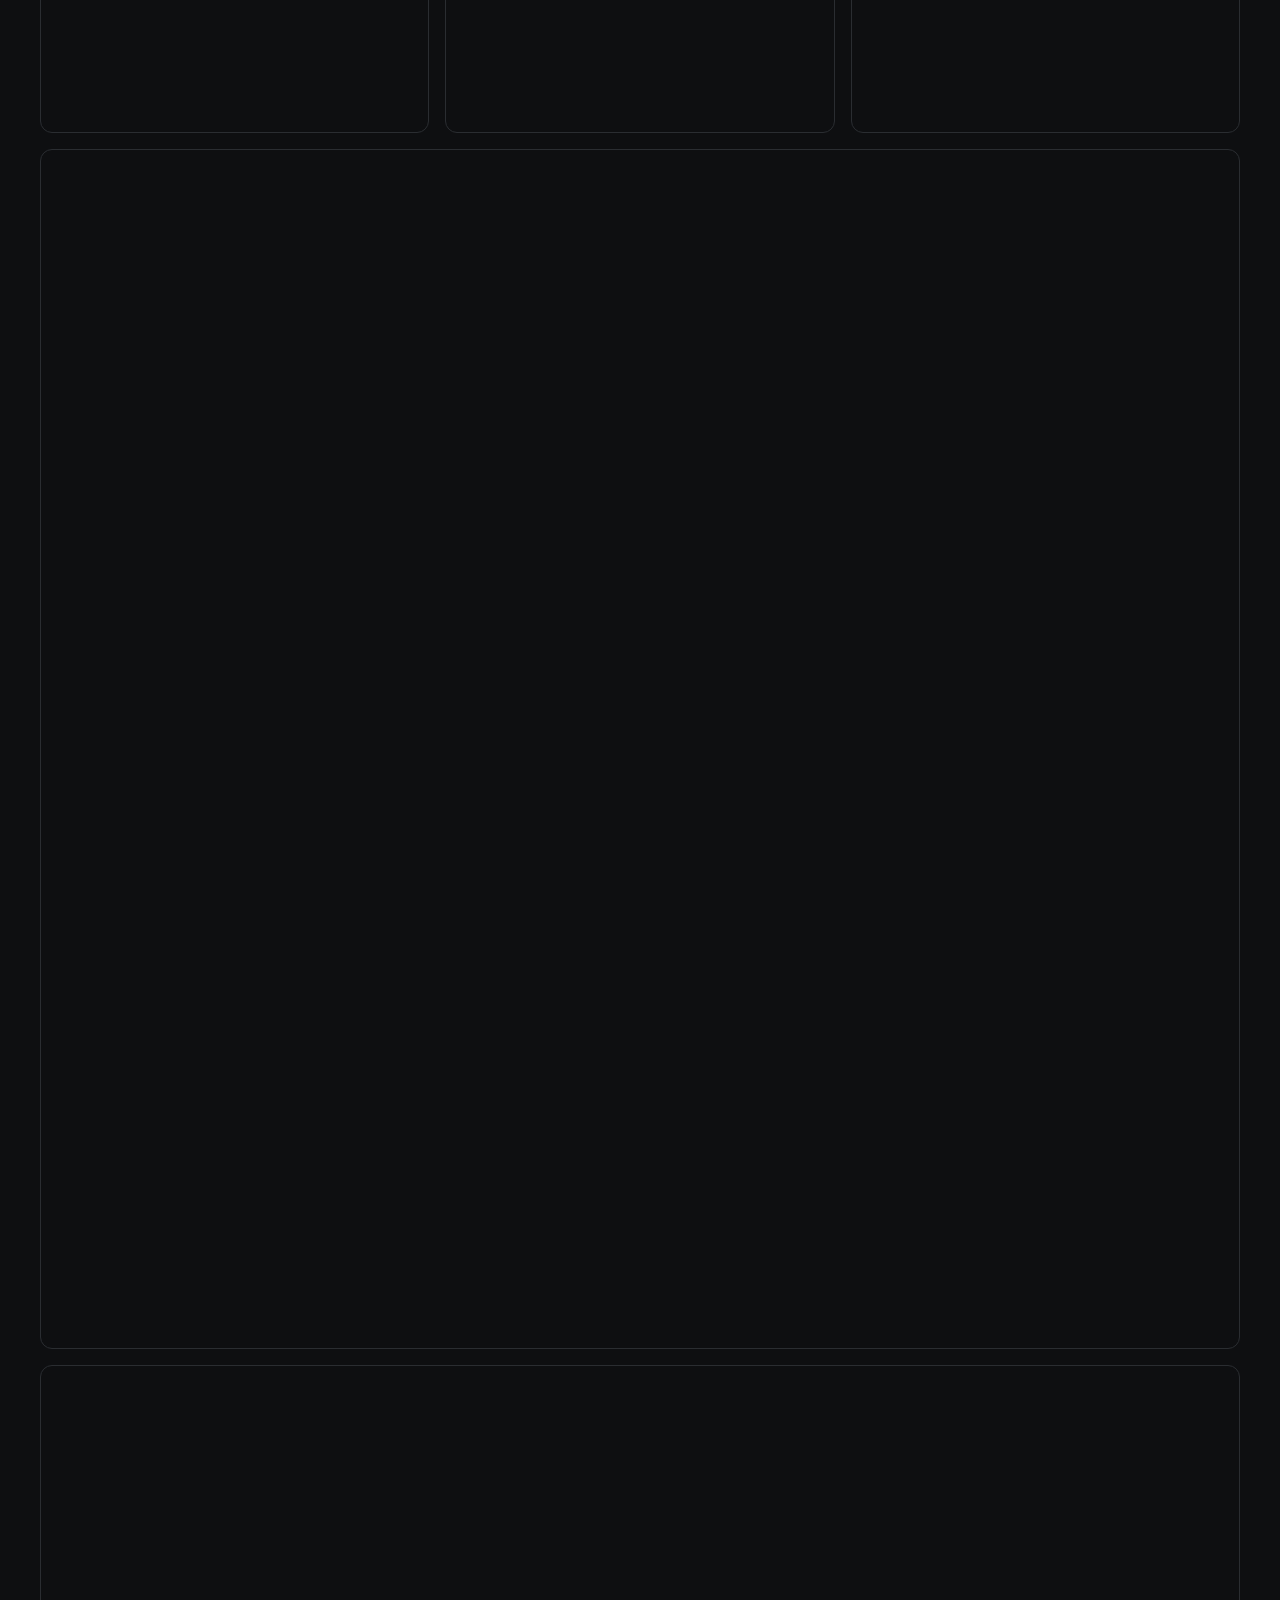
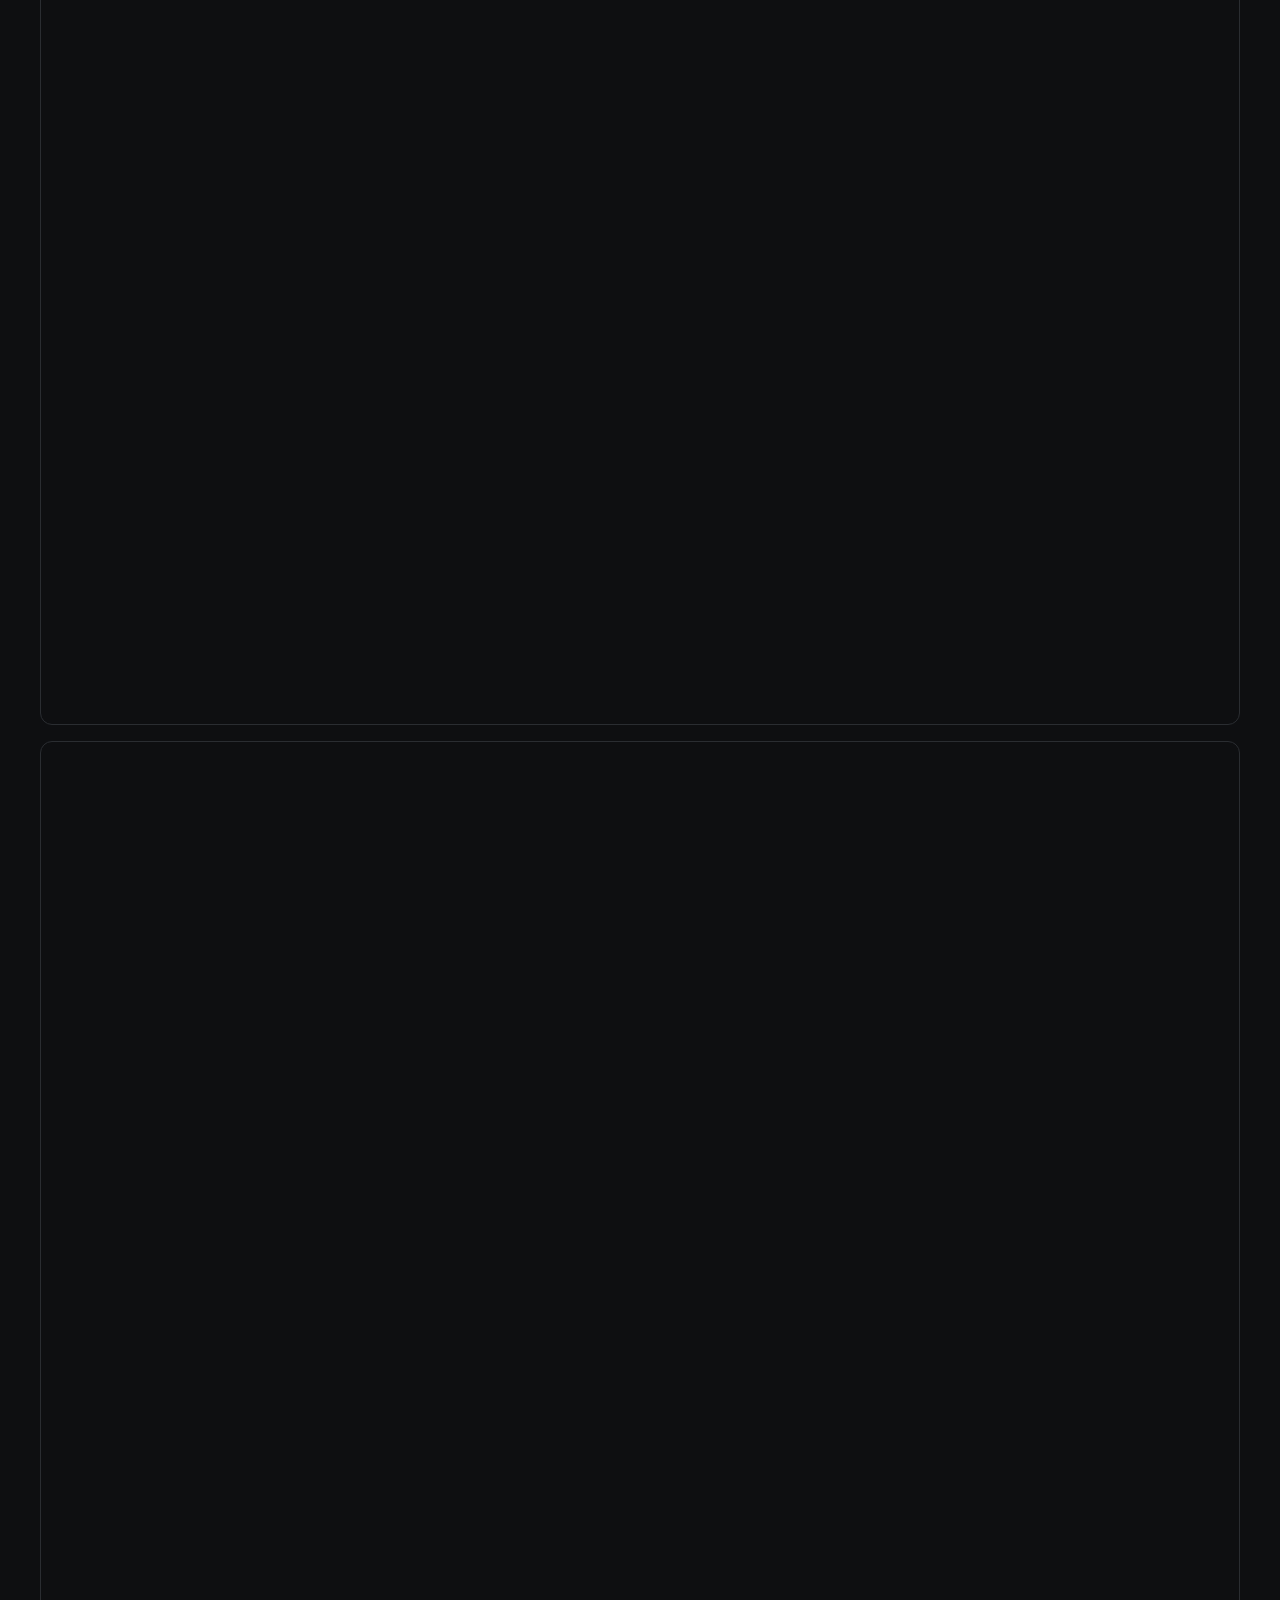
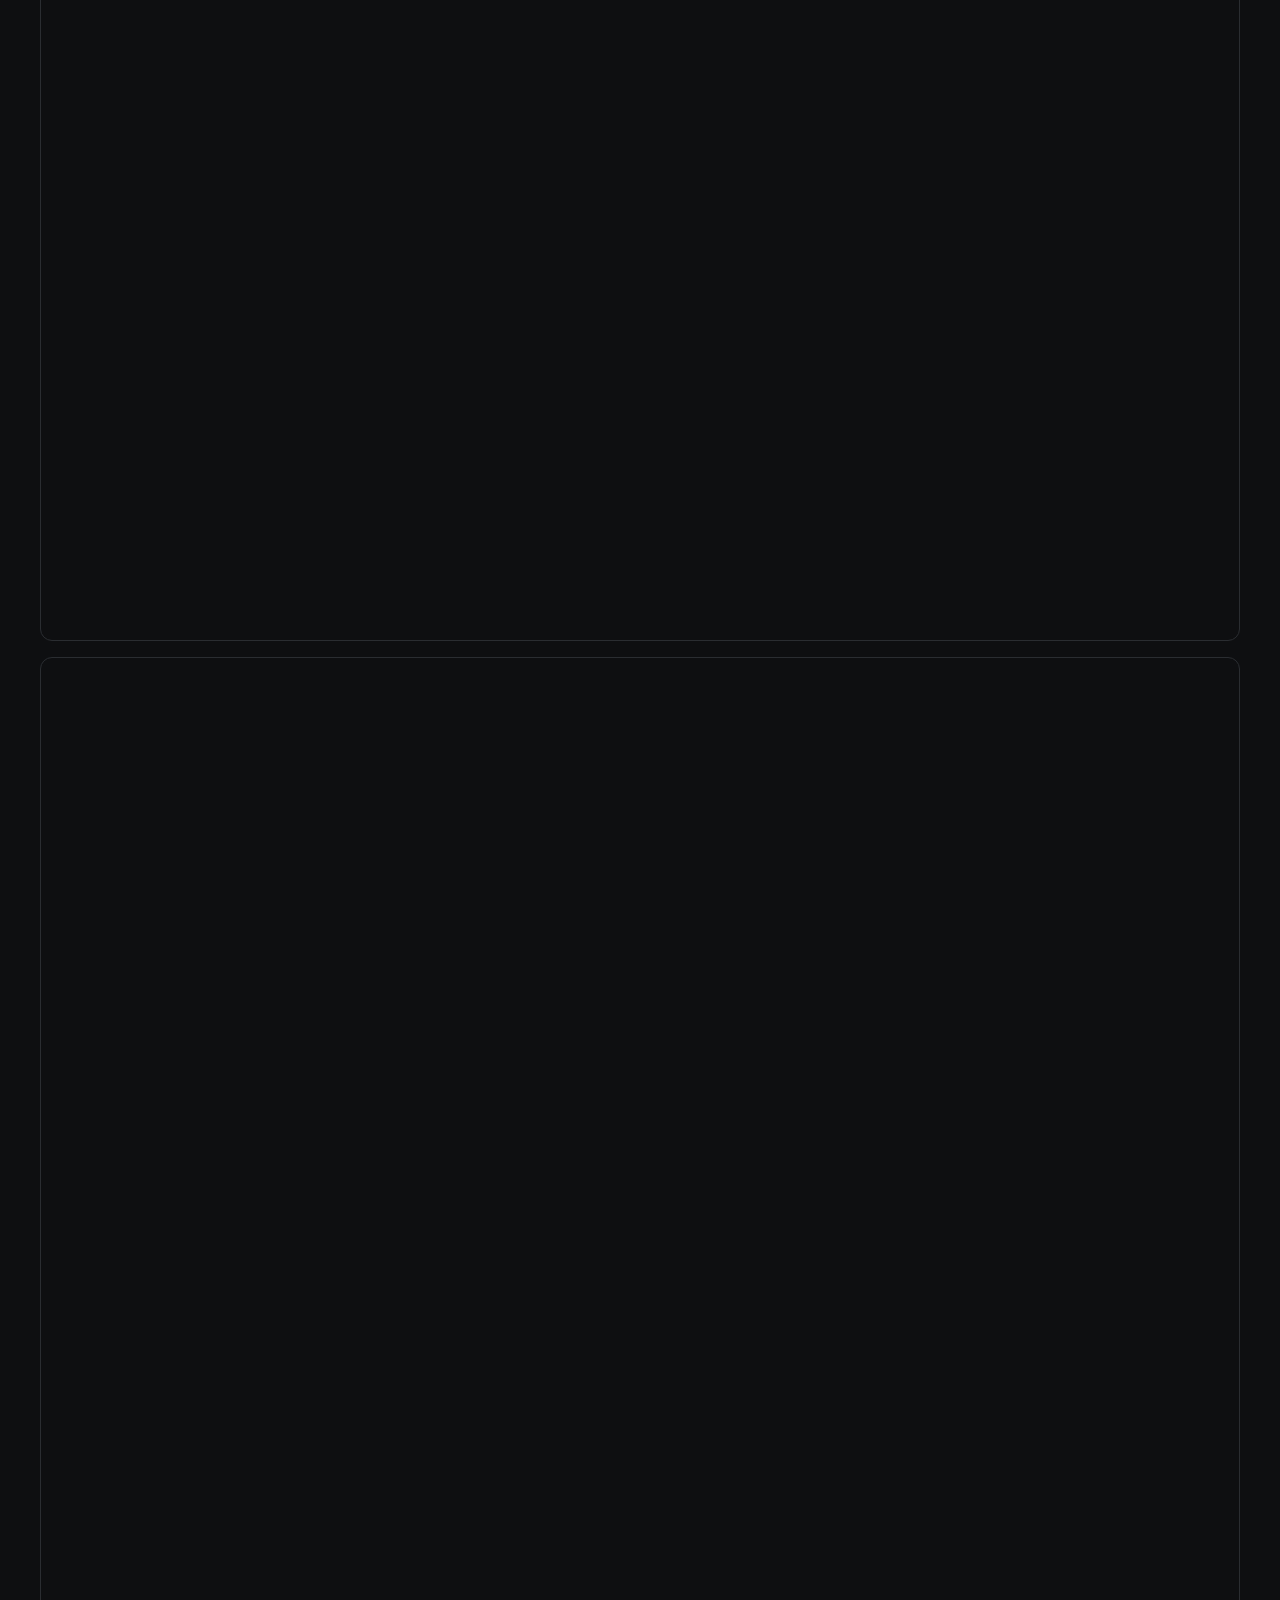
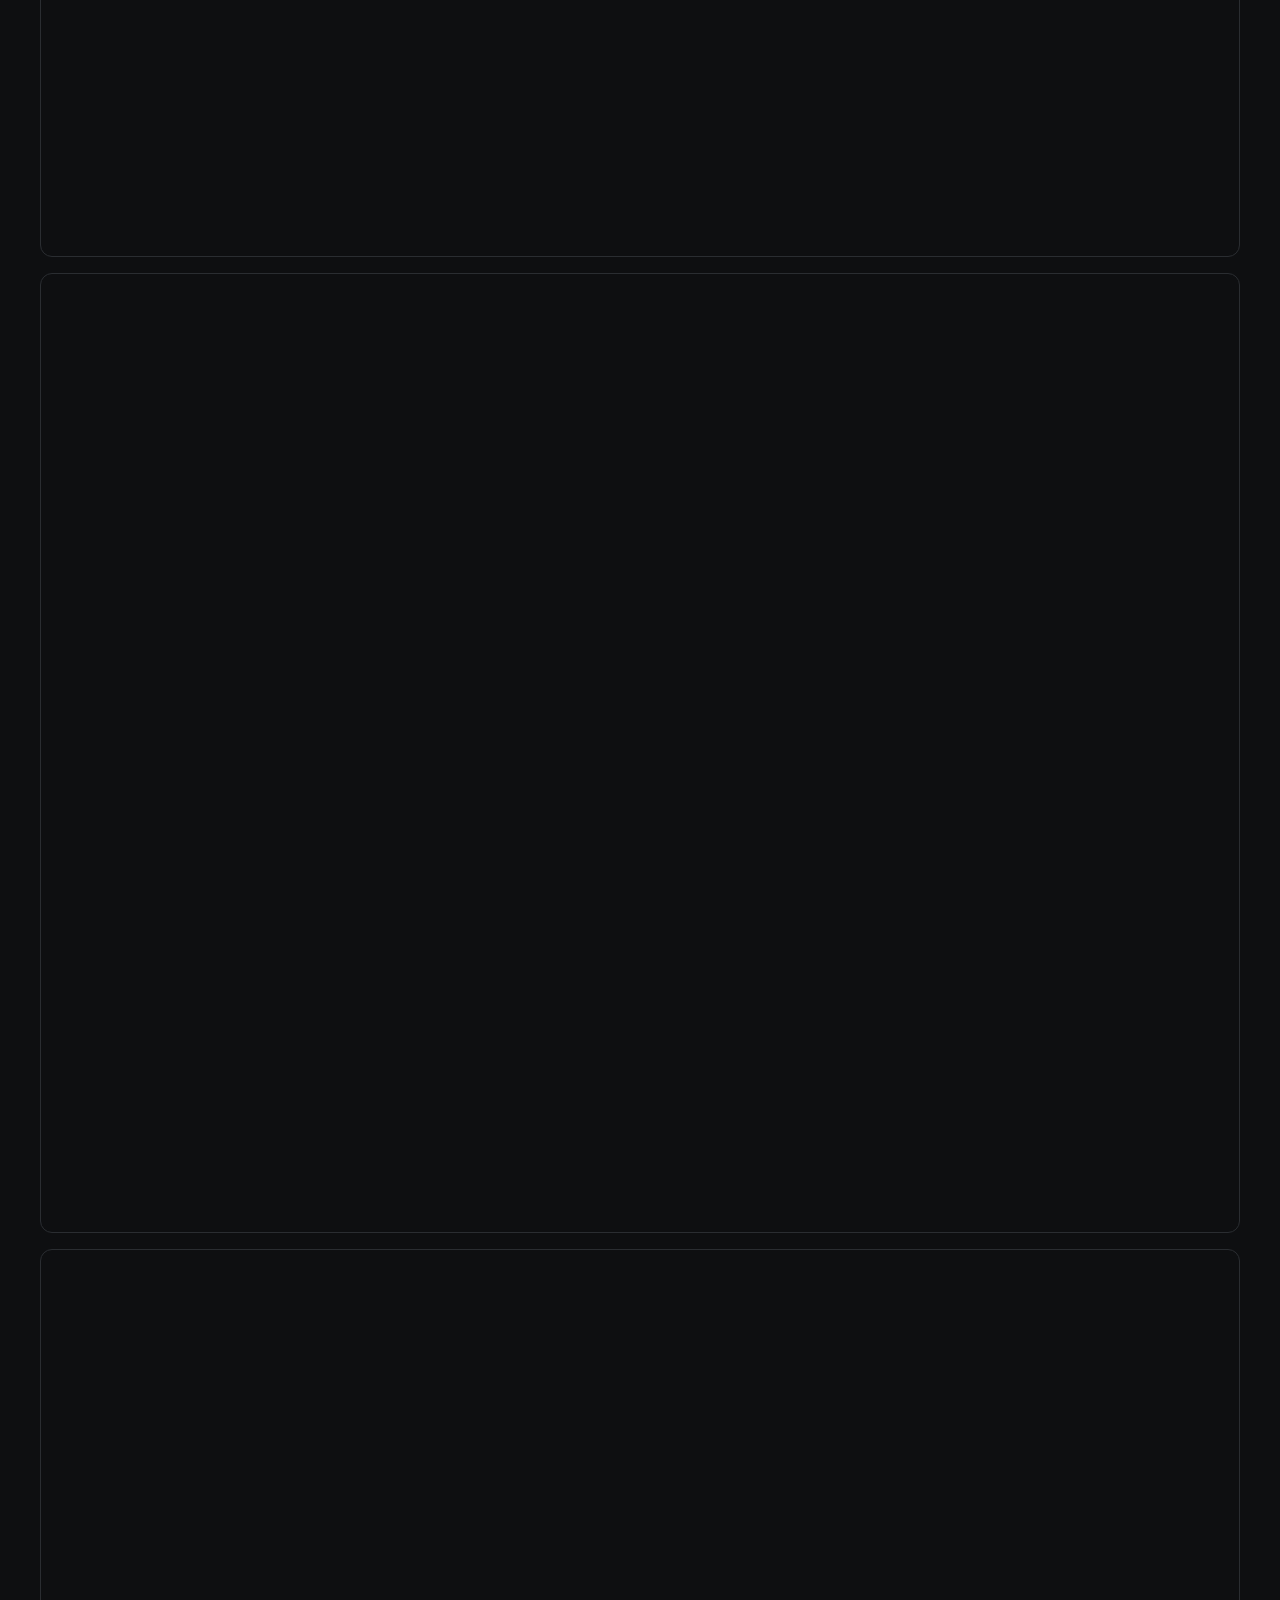
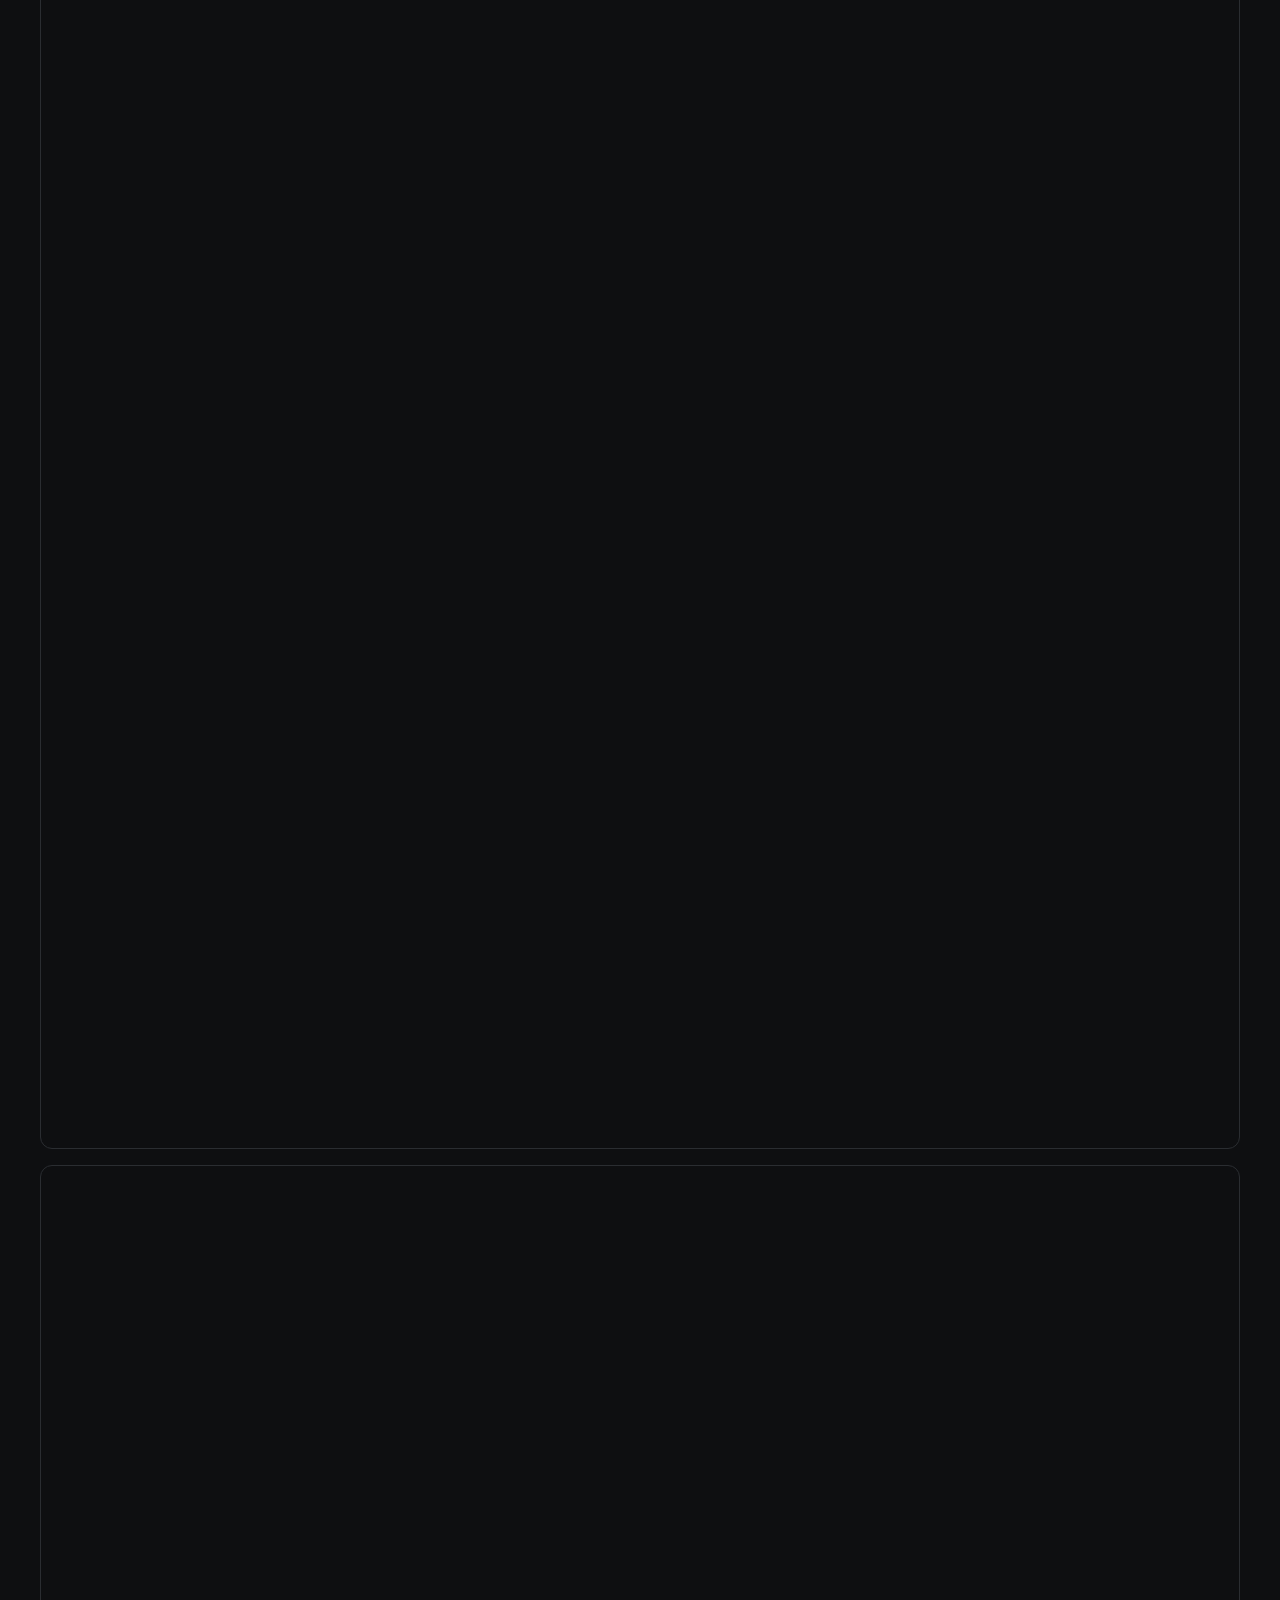
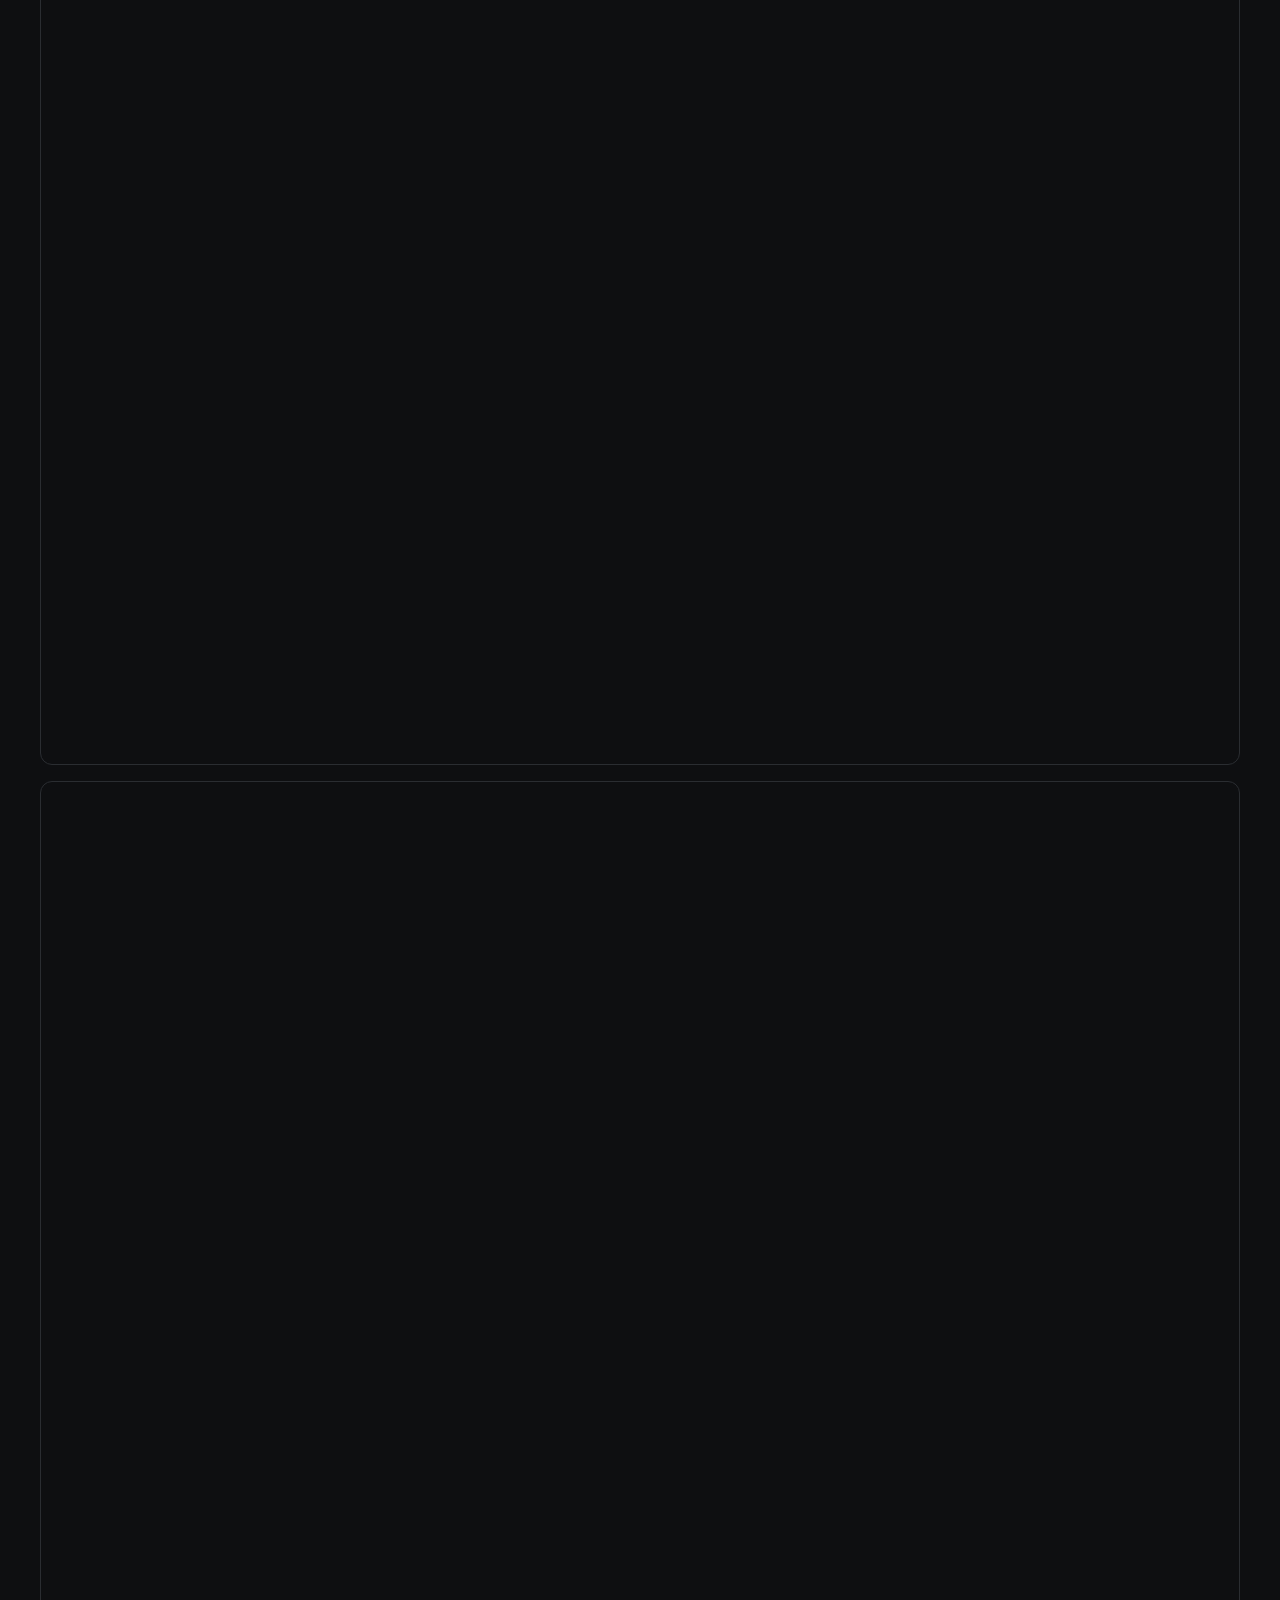
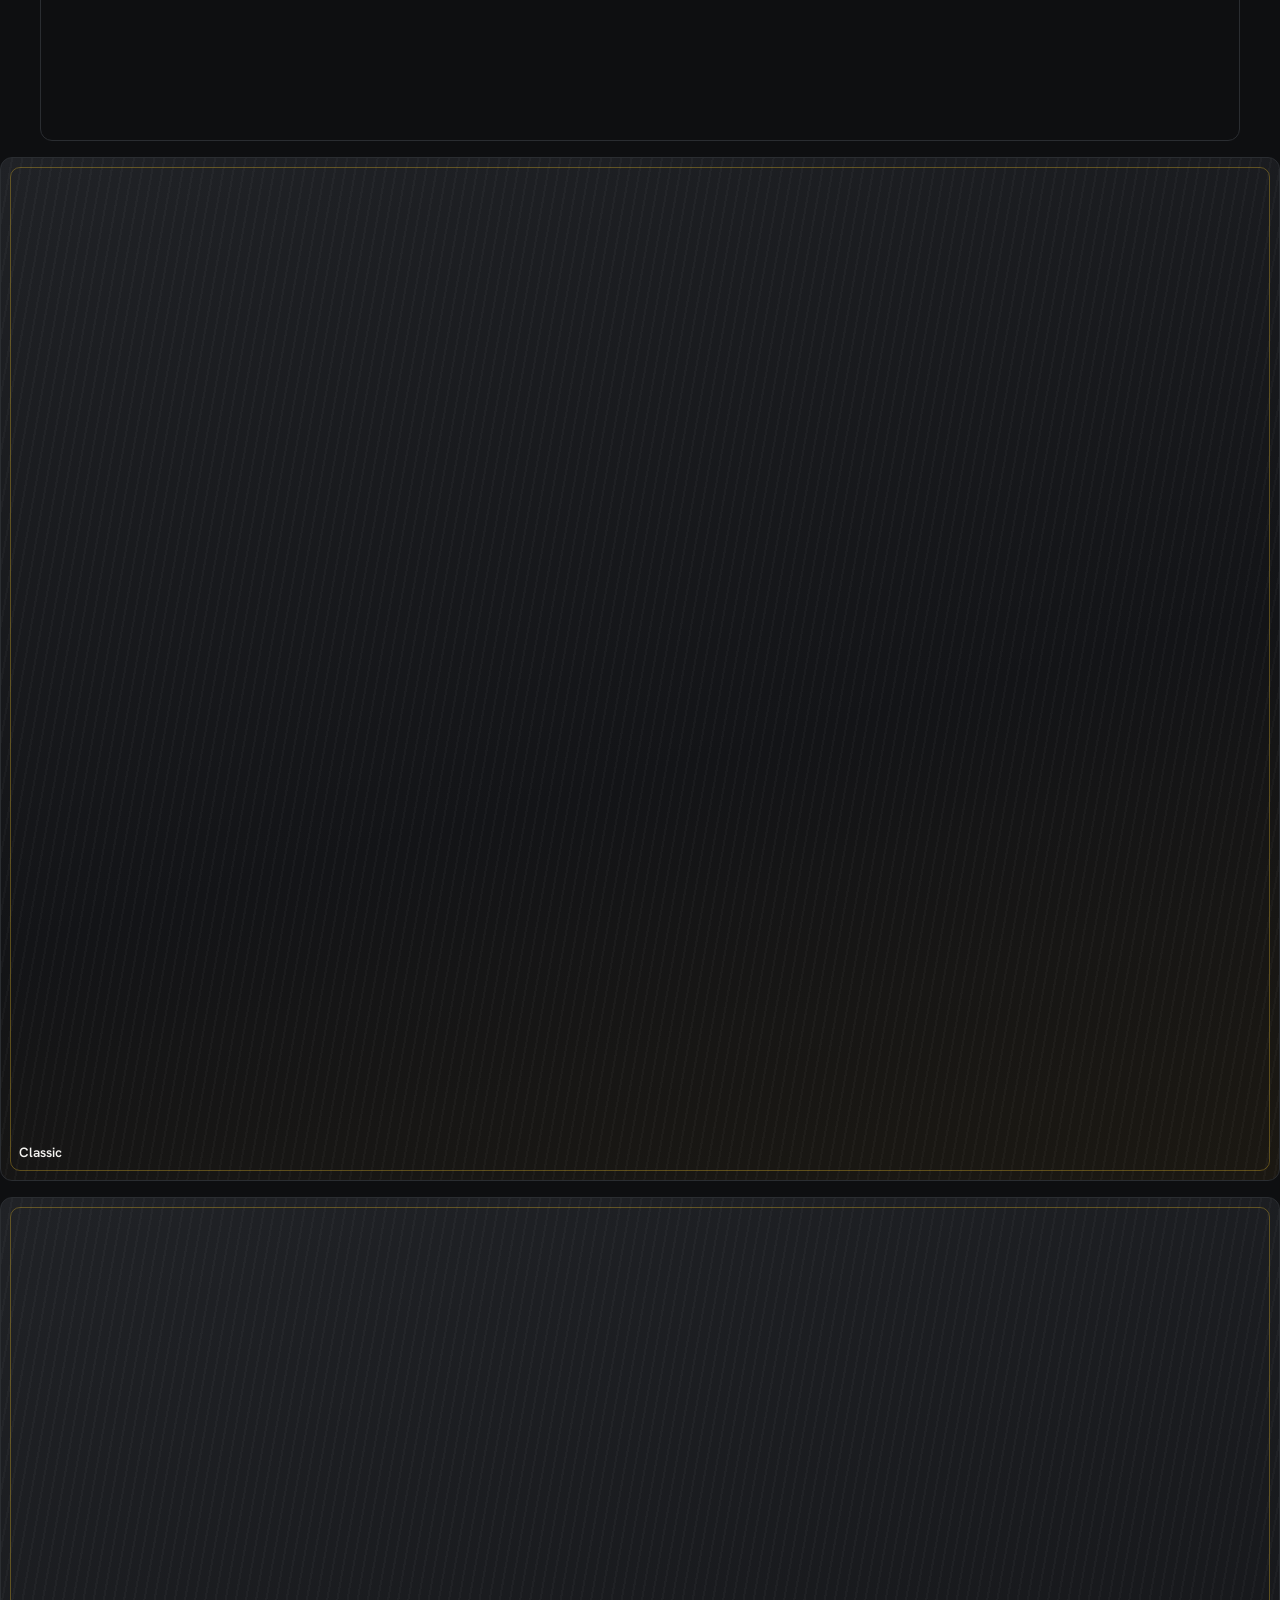
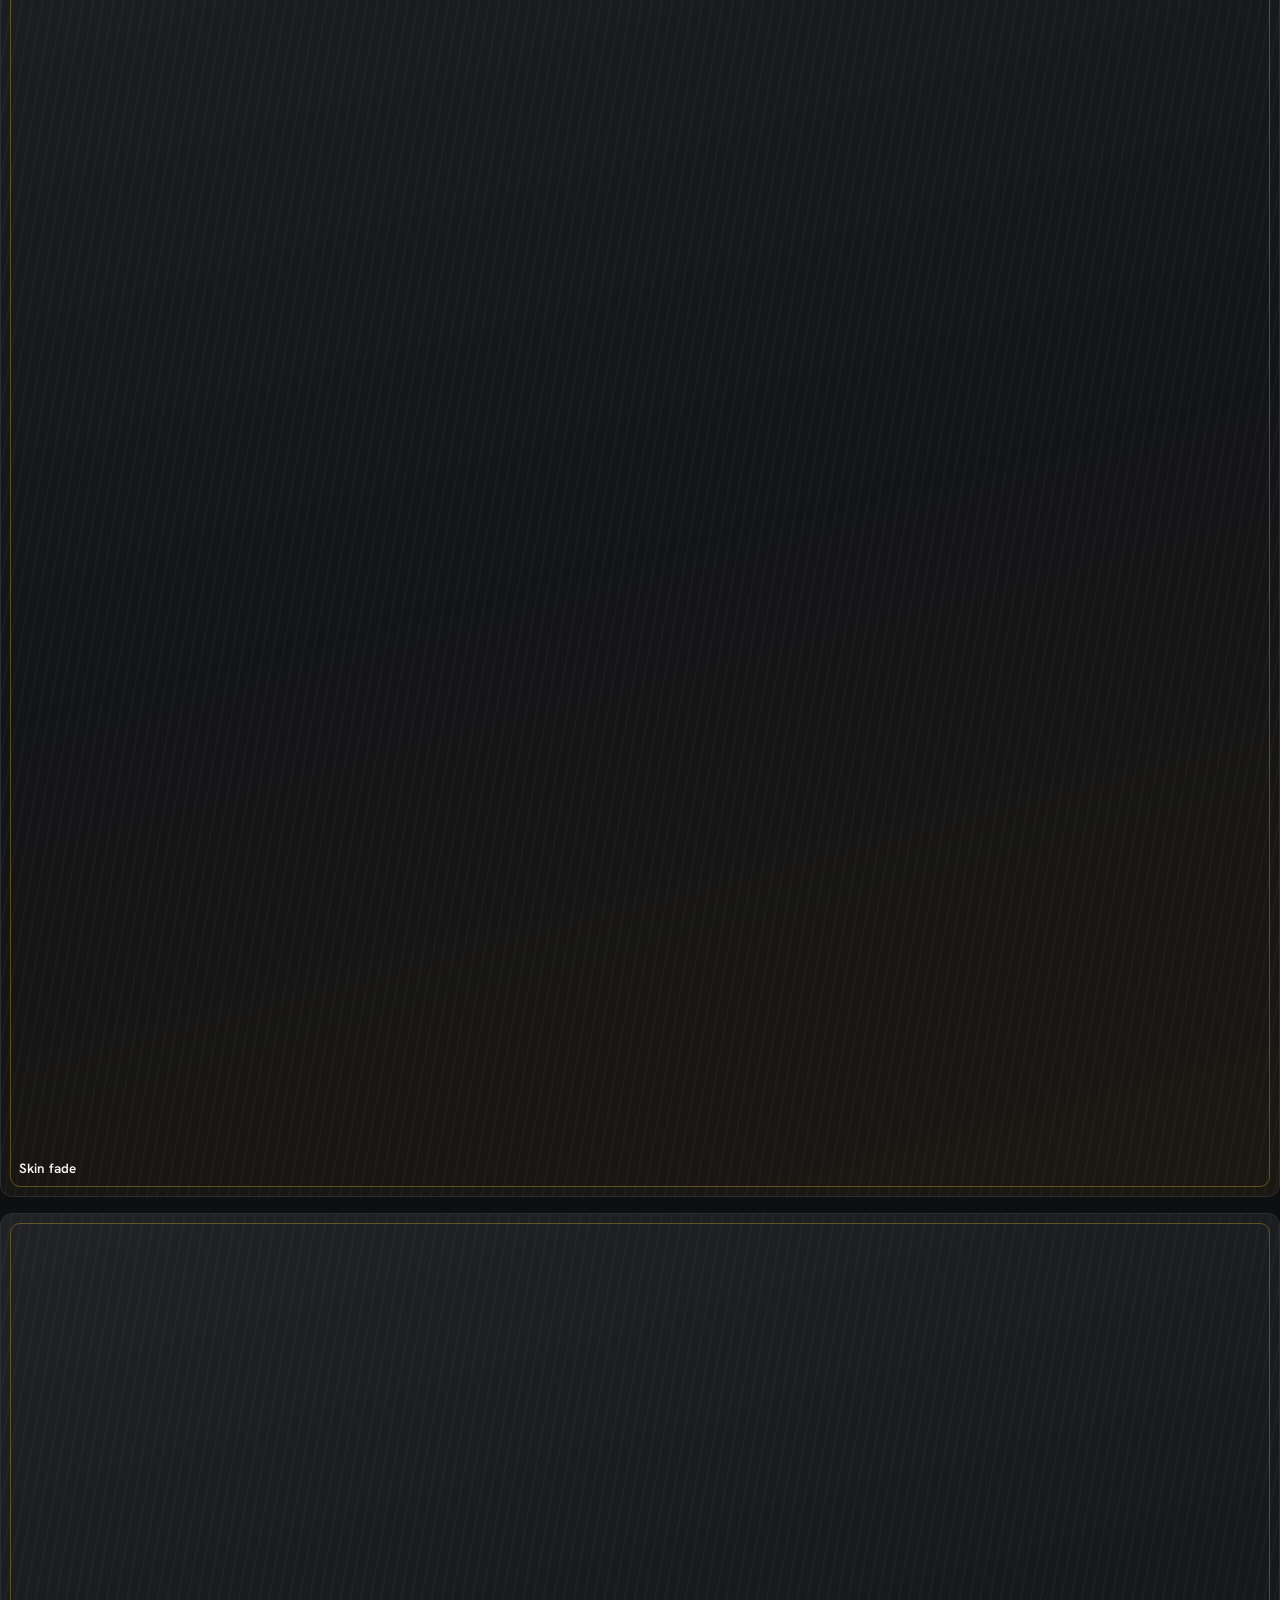
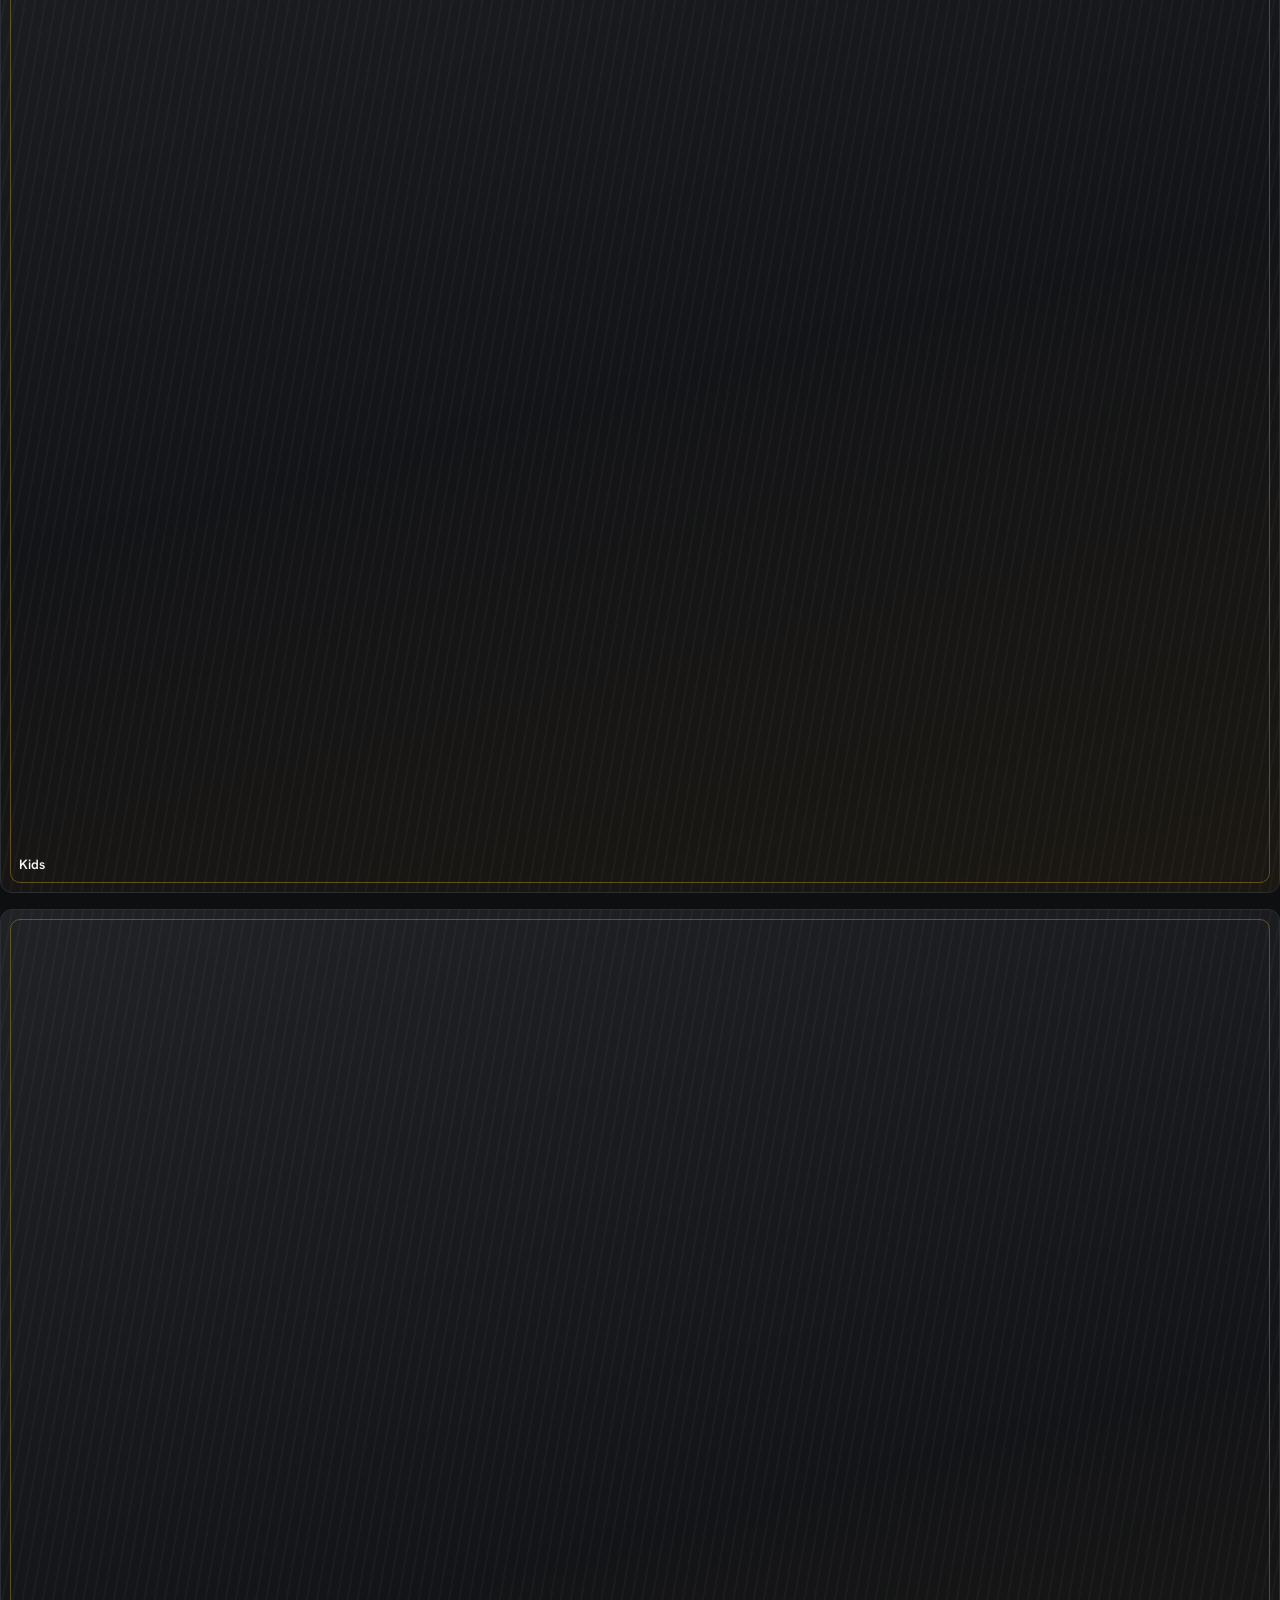
<file: gallery/index.html>
<!doctype html>
<html lang="en-GB">
<head>
<meta charset="utf-8">
<meta name="viewport" content="width=device-width, initial-scale=1">
<meta name="robots" content="noindex, nofollow">
<meta name="theme-color" content="#0E0F11">
<title>Gallery | A.K Barber</title>
<meta name="description" content="Recent work from A.K Barber in Wimbledon.">
<link rel="preload" href="../assets/fonts/hanken-grotesk-latin-wght-normal.woff2" as="font" type="font/woff2" crossorigin>
<link rel="preload" href="../assets/fonts/bodoni-moda-latin-wght-normal.woff2" as="font" type="font/woff2" crossorigin>
<link rel="stylesheet" href="../assets/css/tokens.css">
<link rel="stylesheet" href="../assets/css/base.css">
</head>
<body>
<svg width="0" height="0" style="position:absolute" aria-hidden="true" focusable="false">
<symbol id="i-phone" viewBox="0 0 24 24"><path d="M5 4h4l2 5-2.5 1.5a11 11 0 0 0 5 5L15 13l5 2v4a2 2 0 0 1-2 2A16 16 0 0 1 3 6a2 2 0 0 1 2-2z"/></symbol>
<symbol id="i-pin" viewBox="0 0 24 24"><path d="M12 21s7-6.2 7-11a7 7 0 1 0-14 0c0 4.8 7 11 7 11z"/><circle cx="12" cy="10" r="2.5"/></symbol>
<symbol id="i-calendar" viewBox="0 0 24 24"><rect x="3.5" y="5" width="17" height="15.5" rx="2"/><path d="M3.5 10h17M8 3v4M16 3v4"/></symbol>
<symbol id="i-star" viewBox="0 0 24 24"><polygon points="12 2.5 14.9 8.6 21.5 9.4 16.6 14 17.9 20.6 12 17.4 6.1 20.6 7.4 14 2.5 9.4 9.1 8.6"/></symbol>
<symbol id="i-user" viewBox="0 0 24 24"><circle cx="12" cy="8" r="4"/><path d="M4 21c0-4.4 3.6-7 8-7s8 2.6 8 7"/></symbol>
<symbol id="i-menu" viewBox="0 0 24 24"><path d="M4 7h16M4 12h16M4 17h16"/></symbol>
<symbol id="i-close" viewBox="0 0 24 24"><path d="M6 6l12 12M18 6L6 18"/></symbol>
<symbol id="i-chevron" viewBox="0 0 24 24"><path d="M6 9l6 6 6-6"/></symbol>
<symbol id="i-prev" viewBox="0 0 24 24"><path d="M15 6l-6 6 6 6"/></symbol>
<symbol id="i-next" viewBox="0 0 24 24"><path d="M9 6l6 6-6 6"/></symbol>
<symbol id="i-insta" viewBox="0 0 24 24"><rect x="3.5" y="3.5" width="17" height="17" rx="5"/><circle cx="12" cy="12" r="4"/><circle cx="17.2" cy="6.8" r=".6"/></symbol>
</svg>
<a class="skip" href="#main">Skip to content</a>
<div class="demo-bar"><strong>Demo concept.</strong> Website idea prepared for A.K Barber. Not an official website.</div>
<header class="site-header">
  <div class="container header-row">
    <a class="brand" href="../index.html" aria-label="A.K Barber, home">A.K Barber</a>
    <nav class="nav-desktop" aria-label="Main"><ul><li><a href="../services/index.html">Services</a></li><li><a href="../barbers/index.html">Barbers</a></li><li><a href="../gallery/index.html" aria-current="page">Gallery</a></li><li><a href="../pricing/index.html">Pricing</a></li><li><a href="../about/index.html">About</a></li><li><a href="../contact/index.html">Contact</a></li></ul></nav>
    <div class="header-actions">
      <a class="header-phone" href="tel:+447853667441"><svg class="i " aria-hidden="true"><use href="#i-phone"/></svg><span>07853 667441</span></a>
      <a class="btn btn-primary btn-sm" href="tel:+447853667441">Book now</a>
      <a class="icon-btn account-btn" href="#" aria-label="Account (part of the full site)" title="Account: part of the full site"><svg class="i " aria-hidden="true"><use href="#i-user"/></svg></a>
      <button class="icon-btn burger" type="button" aria-label="Open menu" aria-expanded="false" aria-controls="drawer" data-open-drawer><svg class="i " aria-hidden="true"><use href="#i-menu"/></svg></button>
    </div>
  </div>
</header>
<div class="drawer" id="drawer" role="dialog" aria-modal="true" aria-label="Menu" hidden>
  <div class="drawer-top">
    <span class="brand">A.K Barber</span>
    <button class="icon-btn" type="button" aria-label="Close menu" data-close-drawer><svg class="i " aria-hidden="true"><use href="#i-close"/></svg></button>
  </div>
  <nav aria-label="Mobile"><ul><li><a href="../services/index.html">Services</a></li><li><a href="../barbers/index.html">Barbers</a></li><li><a href="../gallery/index.html" aria-current="page">Gallery</a></li><li><a href="../pricing/index.html">Pricing</a></li><li><a href="../about/index.html">About</a></li><li><a href="../contact/index.html">Contact</a></li></ul></nav>
  <div class="drawer-foot">
    <a class="btn btn-primary btn-block" href="tel:+447853667441">Book now</a>
    <a class="btn btn-ghost btn-block" href="tel:+447853667441"><svg class="i " aria-hidden="true"><use href="#i-phone"/></svg> Call 07853 667441</a>
    <address>2 Worple Road<br>London SW19 4DA</address>
  </div>
</div>
<main id="main">

<section class="page-hero"><div class="container">
  <nav aria-label="Breadcrumb"><ol class="breadcrumbs" role="list"><li><a href="../index.html">Home</a></li><li aria-current="page">Gallery</li></ol></nav>
  <h1>Gallery</h1>
  <p>Fades, beards and classic cuts.</p>
</div></section>
<section class="section"><div class="container">
  <div class="chips" role="group" aria-label="Filter works"><button class="chip" type="button" data-filter="all" aria-pressed="true">All</button><button class="chip" type="button" data-filter="fade" aria-pressed="false">Fade</button><button class="chip" type="button" data-filter="beard" aria-pressed="false">Beard</button><button class="chip" type="button" data-filter="classic" aria-pressed="false">Classic</button><button class="chip" type="button" data-filter="skin-fade" aria-pressed="false">Skin fade</button><button class="chip" type="button" data-filter="kids" aria-pressed="false">Kids</button></div>
  <div class="gallery-grid">
<figure class="tile t-tall" data-tags="fade"><div class="photo-slot has-img" role="img" aria-label="Fade haircut" style="background-image:url('https://images.unsplash.com/photo-1568339434343-2a640a1a9946?w=800&q=80&fit=crop')"><span></span></div></figure>
<figure class="tile t-sq" data-tags="beard"><div class="photo-slot has-img" role="img" aria-label="Beard trim" style="background-image:url('https://images.unsplash.com/photo-1605497788044-5a32c7078486?w=800&q=80&fit=crop')"><span></span></div></figure>
<figure class="tile t-wide" data-tags="classic"><div class="photo-slot has-img" role="img" aria-label="Classic cut" style="background-image:url('https://images.unsplash.com/photo-1598524374912-6b0b0bab43dd?w=1200&q=80&fit=crop')"><span></span></div></figure>
<figure class="tile t-tall" data-tags="skin-fade fade"><div class="photo-slot has-img" role="img" aria-label="Skin fade" style="background-image:url('https://images.unsplash.com/photo-1567894340315-735d7c361db0?w=800&q=80&fit=crop')"><span></span></div></figure>
<figure class="tile t-sq" data-tags="kids"><div class="photo-slot has-img" role="img" aria-label="Kids haircut" style="background-image:url('https://images.unsplash.com/photo-1599351431202-1e0f0137899a?w=800&q=80&fit=crop')"><span></span></div></figure>
<figure class="tile t-wide" data-tags="fade"><div class="photo-slot has-img" role="img" aria-label="Fade haircut" style="background-image:url('https://images.unsplash.com/photo-1593702275687-f8b402bf1fb5?w=1200&q=80&fit=crop')"><span></span></div></figure>
<figure class="tile t-tall" data-tags="beard"><div class="photo-slot has-img" role="img" aria-label="Beard styling" style="background-image:url('https://images.unsplash.com/photo-1578390432942-d323db577792?w=800&q=80&fit=crop')"><span></span></div></figure>
<figure class="tile t-sq" data-tags="classic"><div class="photo-slot has-img" role="img" aria-label="Classic haircut" style="background-image:url('https://images.unsplash.com/photo-1503951914875-452162b0f3f1?w=800&q=80&fit=crop')"><span></span></div></figure>
<figure class="tile t-wide" data-tags="skin-fade fade"><div class="photo-slot has-img" role="img" aria-label="Skin fade close" style="background-image:url('https://images.unsplash.com/photo-1647140655214-e4a2d914971f?w=1200&q=80&fit=crop')"><span></span></div></figure>
</div></figure>
<figure class="tile t-sq" data-tags="beard"><div class="photo-slot has-img" role="img" aria-label="Beard trim" style="background-image:url('https://images.unsplash.com/photo-1560869713-da86a9ec0744?w=800&q=80&fit=crop')"><span></span></div></figure>
<figure class="tile t-wide" data-tags="classic"><div class="photo-slot has-img" role="img" aria-label="Classic cut" style="background-image:url('https://images.unsplash.com/photo-1622286342621-4bd786c2447c?w=1200&q=80&fit=crop')"><span></span></div></figure>
<figure class="tile t-tall" data-tags="skin-fade fade"><div class="photo-slot has-img" role="img" aria-label="Skin fade" style="background-image:url('https://images.unsplash.com/photo-1567894340315-735d7c361db0?w=800&q=80&fit=crop')"><span></span></div></figure>
<figure class="tile t-sq" data-tags="kids"><div class="photo-slot has-img" role="img" aria-label="Kids haircut" style="background-image:url('https://images.unsplash.com/photo-1535585209827-a15fcdbc4c2d?w=800&q=80&fit=crop')"><span></span></div></figure>
<figure class="tile t-wide" data-tags="fade"><div class="photo-slot has-img" role="img" aria-label="Fade haircut" style="background-image:url('https://images.unsplash.com/photo-1621605815971-fbc98d665033?w=1200&q=80&fit=crop')"><span></span></div></figure>
<figure class="tile t-tall" data-tags="beard"><div class="photo-slot has-img" role="img" aria-label="Beard styling" style="background-image:url('https://images.unsplash.com/photo-1605497788044-5a32c7078486?w=800&q=80&fit=crop')"><span></span></div></figure>
<figure class="tile t-sq" data-tags="classic"><div class="photo-slot has-img" role="img" aria-label="Classic haircut" style="background-image:url('https://images.unsplash.com/photo-1599351431202-1e0f0137899a?w=800&q=80&fit=crop')"><span></span></div></figure>
<figure class="tile t-wide" data-tags="skin-fade fade"><div class="photo-slot has-img" role="img" aria-label="Skin fade close" style="background-image:url('https://images.unsplash.com/photo-1596728325488-58c87691e9af?w=1200&q=80&fit=crop')"><span></span></div></figure>
</div></figure>
<figure class="tile t-wide" data-tags="classic"><div class="photo-slot" role="img" aria-label="Photo placeholder: Classic"><span>Classic</span></div></figure>
<figure class="tile t-tall" data-tags="skin-fade fade"><div class="photo-slot" role="img" aria-label="Photo placeholder: Skin fade"><span>Skin fade</span></div></figure>
<figure class="tile t-sq" data-tags="kids"><div class="photo-slot" role="img" aria-label="Photo placeholder: Kids"><span>Kids</span></div></figure>
<figure class="tile t-wide" data-tags="fade"><div class="photo-slot" role="img" aria-label="Photo placeholder: Fade"><span>Fade</span></div></figure>
<figure class="tile t-tall" data-tags="beard"><div class="photo-slot" role="img" aria-label="Photo placeholder: Beard"><span>Beard</span></div></figure>
<figure class="tile t-sq" data-tags="classic"><div class="photo-slot" role="img" aria-label="Photo placeholder: Classic"><span>Classic</span></div></figure>
<figure class="tile t-wide" data-tags="skin-fade fade"><div class="photo-slot" role="img" aria-label="Photo placeholder: Skin fade"><span>Skin fade</span></div></figure>
  </div>
  <aside class="plan"><h2>In the full site</h2><ul><li>Masonry grid of photos and short muted videos, 15 to 30 seconds.</li><li>A lightbox showing the barber, the service and a Book the same cut button.</li><li>Images compressed to WebP or AVIF, with alt text on every photo.</li></ul></aside>
</div></section>
<section class="section"><div class="container"><div class="page-cta">
  <h2>Ready for your next cut?</h2>
  <div class="cta-row" style="margin:0"><a class="btn btn-primary" href="tel:+447853667441">Book now</a><a class="btn btn-secondary" href="../services/index.html">View services</a></div>
</div></div></section>

</main>
<footer class="site-footer">
  <div class="container">
    <div class="footer-grid">
      <div>
        <div class="footer-brand">A.K Barber</div>
        <address style="margin-top:12px">2 Worple Road<br>London SW19 4DA</address>
        <p style="margin-top:12px"><a href="tel:+447853667441" style="font-weight:600">07853 667441</a></p>
        <p class="muted" style="margin-top:4px"><span class="todo">[email address]</span></p>
      </div>
      <div><h2>Menu</h2><ul><li><a href="../services/index.html">Services</a></li><li><a href="../barbers/index.html">Barbers</a></li><li><a href="../gallery/index.html">Gallery</a></li><li><a href="../pricing/index.html">Pricing</a></li><li><a href="../about/index.html">About</a></li><li><a href="../contact/index.html">Contact</a></li></ul></div>
      <div><h2>Opening hours</h2>
        <ul class="muted" style="gap:6px;font-variant-numeric:tabular-nums">
          <li>Mon to Fri, 9:00 am to 7:30 pm</li>
          <li>Saturday, 9:00 am to 7:00 pm</li>
          <li>Sunday, 10:00 am to 5:30 pm</li>
        </ul>
      </div>
      <div><h2>Follow</h2><ul>
        <li><a href="#"><svg class="i " aria-hidden="true"><use href="#i-insta"/></svg>&nbsp; Instagram <span class="todo">@handle</span></a></li>
        <li><a href="#">TikTok <span class="todo">@handle</span></a></li>
        <li><a href="https://www.google.com/maps/place/?q=place_id:ChIJ3-sqYMcJdkgROQuga86Ww6s" target="_blank" rel="noopener">Google reviews</a></li>
      </ul></div>
    </div>
    <div class="footer-bottom">
      <ul><li><a href="#">Privacy</a></li><li><a href="#">Terms</a></li><li><a href="#">Cookies</a></li></ul>
      <span>Demo concept. Not an official website of A.K Barber.</span>
      <span class="lang" title="Language switch is part of the full site">EN</span>
    </div>
  </div>
</footer>
<nav class="mobile-bar" aria-label="Quick actions">
  <a class="is-primary" href="tel:+447853667441"><svg class="i " aria-hidden="true"><use href="#i-calendar"/></svg><span>Book</span></a>
  <a href="tel:+447853667441"><svg class="i " aria-hidden="true"><use href="#i-phone"/></svg><span>Call</span></a>
  <a href="https://www.google.com/maps/dir/?api=1&destination=2+Worple+Rd+London+SW19+4DA" target="_blank" rel="noopener"><svg class="i " aria-hidden="true"><use href="#i-pin"/></svg><span>Location</span></a>
</nav>
<div class="toast" role="status" aria-live="polite"></div>
<script src="../assets/js/site.js" defer></script>
</body>
</html>
</file>
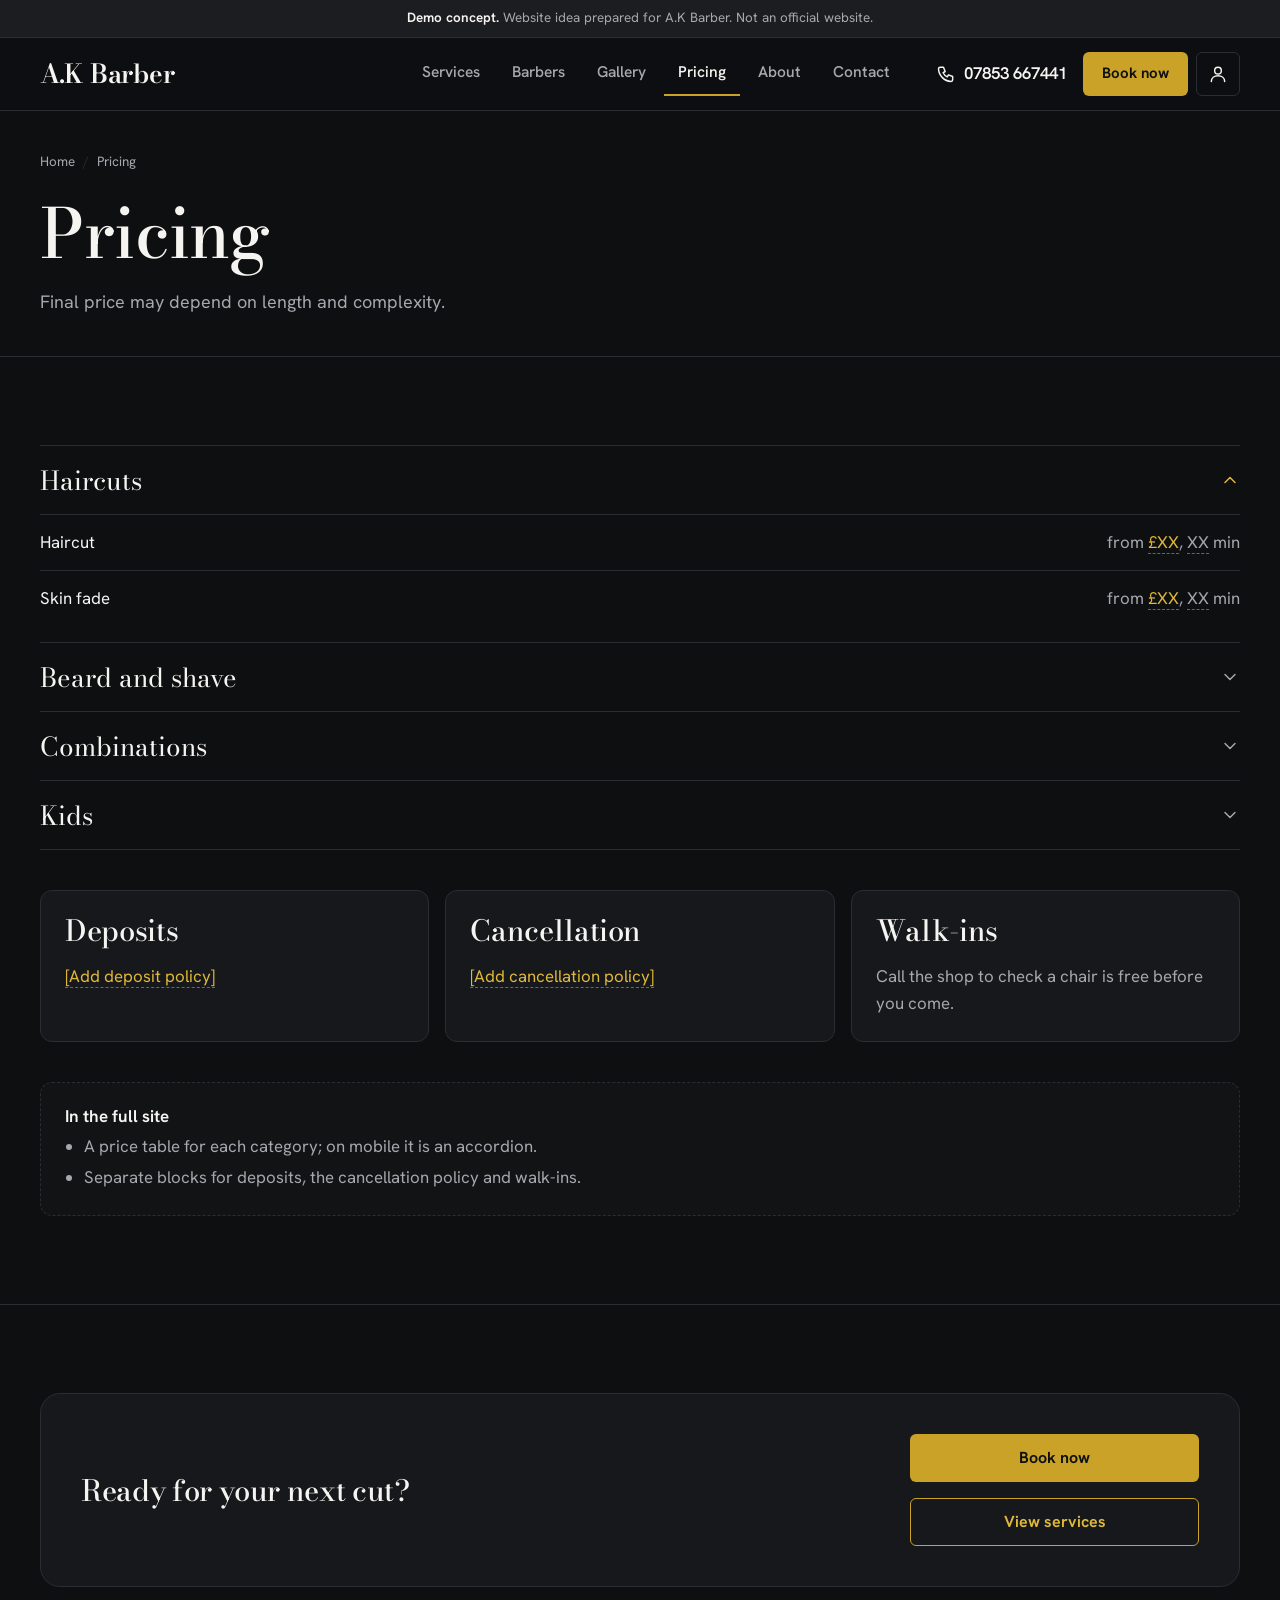
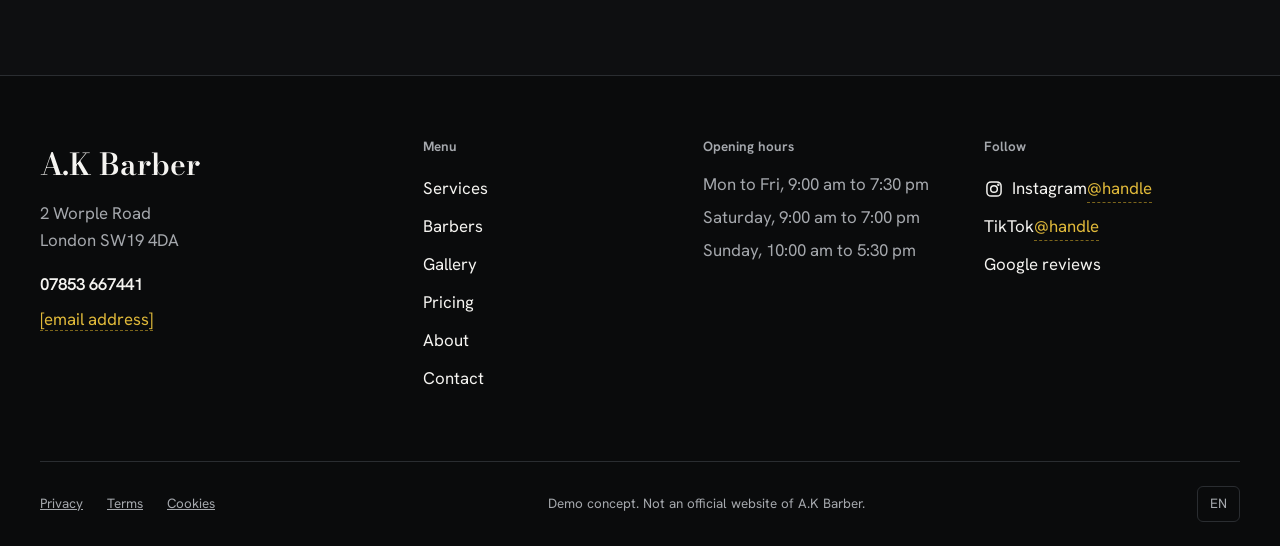
<file: pricing/index.html>
<!doctype html>
<html lang="en-GB">
<head>
<meta charset="utf-8">
<meta name="viewport" content="width=device-width, initial-scale=1">
<meta name="robots" content="noindex, nofollow">
<meta name="theme-color" content="#0E0F11">
<title>Pricing | A.K Barber</title>
<meta name="description" content="Prices at A.K Barber in Wimbledon.">
<link rel="preload" href="../assets/fonts/hanken-grotesk-latin-wght-normal.woff2" as="font" type="font/woff2" crossorigin>
<link rel="preload" href="../assets/fonts/bodoni-moda-latin-wght-normal.woff2" as="font" type="font/woff2" crossorigin>
<link rel="stylesheet" href="../assets/css/tokens.css">
<link rel="stylesheet" href="../assets/css/base.css">
</head>
<body>
<svg width="0" height="0" style="position:absolute" aria-hidden="true" focusable="false">
<symbol id="i-phone" viewBox="0 0 24 24"><path d="M5 4h4l2 5-2.5 1.5a11 11 0 0 0 5 5L15 13l5 2v4a2 2 0 0 1-2 2A16 16 0 0 1 3 6a2 2 0 0 1 2-2z"/></symbol>
<symbol id="i-pin" viewBox="0 0 24 24"><path d="M12 21s7-6.2 7-11a7 7 0 1 0-14 0c0 4.8 7 11 7 11z"/><circle cx="12" cy="10" r="2.5"/></symbol>
<symbol id="i-calendar" viewBox="0 0 24 24"><rect x="3.5" y="5" width="17" height="15.5" rx="2"/><path d="M3.5 10h17M8 3v4M16 3v4"/></symbol>
<symbol id="i-star" viewBox="0 0 24 24"><polygon points="12 2.5 14.9 8.6 21.5 9.4 16.6 14 17.9 20.6 12 17.4 6.1 20.6 7.4 14 2.5 9.4 9.1 8.6"/></symbol>
<symbol id="i-user" viewBox="0 0 24 24"><circle cx="12" cy="8" r="4"/><path d="M4 21c0-4.4 3.6-7 8-7s8 2.6 8 7"/></symbol>
<symbol id="i-menu" viewBox="0 0 24 24"><path d="M4 7h16M4 12h16M4 17h16"/></symbol>
<symbol id="i-close" viewBox="0 0 24 24"><path d="M6 6l12 12M18 6L6 18"/></symbol>
<symbol id="i-chevron" viewBox="0 0 24 24"><path d="M6 9l6 6 6-6"/></symbol>
<symbol id="i-prev" viewBox="0 0 24 24"><path d="M15 6l-6 6 6 6"/></symbol>
<symbol id="i-next" viewBox="0 0 24 24"><path d="M9 6l6 6-6 6"/></symbol>
<symbol id="i-insta" viewBox="0 0 24 24"><rect x="3.5" y="3.5" width="17" height="17" rx="5"/><circle cx="12" cy="12" r="4"/><circle cx="17.2" cy="6.8" r=".6"/></symbol>
</svg>
<a class="skip" href="#main">Skip to content</a>
<div class="demo-bar"><strong>Demo concept.</strong> Website idea prepared for A.K Barber. Not an official website.</div>
<header class="site-header">
  <div class="container header-row">
    <a class="brand" href="../index.html" aria-label="A.K Barber, home">A.K Barber</a>
    <nav class="nav-desktop" aria-label="Main"><ul><li><a href="../services/index.html">Services</a></li><li><a href="../barbers/index.html">Barbers</a></li><li><a href="../gallery/index.html">Gallery</a></li><li><a href="../pricing/index.html" aria-current="page">Pricing</a></li><li><a href="../about/index.html">About</a></li><li><a href="../contact/index.html">Contact</a></li></ul></nav>
    <div class="header-actions">
      <a class="header-phone" href="tel:+447853667441"><svg class="i " aria-hidden="true"><use href="#i-phone"/></svg><span>07853 667441</span></a>
      <a class="btn btn-primary btn-sm" href="tel:+447853667441">Book now</a>
      <a class="icon-btn account-btn" href="#" aria-label="Account (part of the full site)" title="Account: part of the full site"><svg class="i " aria-hidden="true"><use href="#i-user"/></svg></a>
      <button class="icon-btn burger" type="button" aria-label="Open menu" aria-expanded="false" aria-controls="drawer" data-open-drawer><svg class="i " aria-hidden="true"><use href="#i-menu"/></svg></button>
    </div>
  </div>
</header>
<div class="drawer" id="drawer" role="dialog" aria-modal="true" aria-label="Menu" hidden>
  <div class="drawer-top">
    <span class="brand">A.K Barber</span>
    <button class="icon-btn" type="button" aria-label="Close menu" data-close-drawer><svg class="i " aria-hidden="true"><use href="#i-close"/></svg></button>
  </div>
  <nav aria-label="Mobile"><ul><li><a href="../services/index.html">Services</a></li><li><a href="../barbers/index.html">Barbers</a></li><li><a href="../gallery/index.html">Gallery</a></li><li><a href="../pricing/index.html" aria-current="page">Pricing</a></li><li><a href="../about/index.html">About</a></li><li><a href="../contact/index.html">Contact</a></li></ul></nav>
  <div class="drawer-foot">
    <a class="btn btn-primary btn-block" href="tel:+447853667441">Book now</a>
    <a class="btn btn-ghost btn-block" href="tel:+447853667441"><svg class="i " aria-hidden="true"><use href="#i-phone"/></svg> Call 07853 667441</a>
    <address>2 Worple Road<br>London SW19 4DA</address>
  </div>
</div>
<main id="main">

<section class="page-hero"><div class="container">
  <nav aria-label="Breadcrumb"><ol class="breadcrumbs" role="list"><li><a href="../index.html">Home</a></li><li aria-current="page">Pricing</li></ol></nav>
  <h1>Pricing</h1>
  <p>Final price may depend on length and complexity.</p>
</div></section>
<section class="section"><div class="container">
  <div>
    <details class="acc" open><summary>Haircuts<svg class="i " aria-hidden="true"><use href="#i-chevron"/></svg></summary><div style="padding-bottom:16px"><div class="price-row"><span>Haircut</span><span>from <span class="todo">£XX</span>, <span class="todo">XX</span> min</span></div><div class="price-row"><span>Skin fade</span><span>from <span class="todo">£XX</span>, <span class="todo">XX</span> min</span></div></div></details>
    <details class="acc"><summary>Beard and shave<svg class="i " aria-hidden="true"><use href="#i-chevron"/></svg></summary><div style="padding-bottom:16px"><div class="price-row"><span>Beard trim</span><span>from <span class="todo">£XX</span>, <span class="todo">XX</span> min</span></div><div class="price-row"><span>Shave</span><span>from <span class="todo">£XX</span>, <span class="todo">XX</span> min</span></div></div></details>
    <details class="acc"><summary>Combinations<svg class="i " aria-hidden="true"><use href="#i-chevron"/></svg></summary><div style="padding-bottom:16px"><div class="price-row"><span>Haircut and beard</span><span>from <span class="todo">£XX</span>, <span class="todo">XX</span> min</span></div></div></details>
    <details class="acc"><summary>Kids<svg class="i " aria-hidden="true"><use href="#i-chevron"/></svg></summary><div style="padding-bottom:16px"><div class="price-row"><span>Kids haircut</span><span>from <span class="todo">£XX</span>, <span class="todo">XX</span> min</span></div></div></details>
  </div>
  <div class="policy-grid">
    <div class="card"><h3>Deposits</h3><p class="muted"><span class="todo">[Add deposit policy]</span></p></div>
    <div class="card"><h3>Cancellation</h3><p class="muted"><span class="todo">[Add cancellation policy]</span></p></div>
    <div class="card"><h3>Walk-ins</h3><p class="muted">Call the shop to check a chair is free before you come.</p></div>
  </div>
  <aside class="plan"><h2>In the full site</h2><ul><li>A price table for each category; on mobile it is an accordion.</li><li>Separate blocks for deposits, the cancellation policy and walk-ins.</li></ul></aside>
</div></section>
<section class="section"><div class="container"><div class="page-cta">
  <h2>Ready for your next cut?</h2>
  <div class="cta-row" style="margin:0"><a class="btn btn-primary" href="tel:+447853667441">Book now</a><a class="btn btn-secondary" href="../services/index.html">View services</a></div>
</div></div></section>

</main>
<footer class="site-footer">
  <div class="container">
    <div class="footer-grid">
      <div>
        <div class="footer-brand">A.K Barber</div>
        <address style="margin-top:12px">2 Worple Road<br>London SW19 4DA</address>
        <p style="margin-top:12px"><a href="tel:+447853667441" style="font-weight:600">07853 667441</a></p>
        <p class="muted" style="margin-top:4px"><span class="todo">[email address]</span></p>
      </div>
      <div><h2>Menu</h2><ul><li><a href="../services/index.html">Services</a></li><li><a href="../barbers/index.html">Barbers</a></li><li><a href="../gallery/index.html">Gallery</a></li><li><a href="../pricing/index.html">Pricing</a></li><li><a href="../about/index.html">About</a></li><li><a href="../contact/index.html">Contact</a></li></ul></div>
      <div><h2>Opening hours</h2>
        <ul class="muted" style="gap:6px;font-variant-numeric:tabular-nums">
          <li>Mon to Fri, 9:00 am to 7:30 pm</li>
          <li>Saturday, 9:00 am to 7:00 pm</li>
          <li>Sunday, 10:00 am to 5:30 pm</li>
        </ul>
      </div>
      <div><h2>Follow</h2><ul>
        <li><a href="#"><svg class="i " aria-hidden="true"><use href="#i-insta"/></svg>&nbsp; Instagram <span class="todo">@handle</span></a></li>
        <li><a href="#">TikTok <span class="todo">@handle</span></a></li>
        <li><a href="https://www.google.com/maps/place/?q=place_id:ChIJ3-sqYMcJdkgROQuga86Ww6s" target="_blank" rel="noopener">Google reviews</a></li>
      </ul></div>
    </div>
    <div class="footer-bottom">
      <ul><li><a href="#">Privacy</a></li><li><a href="#">Terms</a></li><li><a href="#">Cookies</a></li></ul>
      <span>Demo concept. Not an official website of A.K Barber.</span>
      <span class="lang" title="Language switch is part of the full site">EN</span>
    </div>
  </div>
</footer>
<nav class="mobile-bar" aria-label="Quick actions">
  <a class="is-primary" href="tel:+447853667441"><svg class="i " aria-hidden="true"><use href="#i-calendar"/></svg><span>Book</span></a>
  <a href="tel:+447853667441"><svg class="i " aria-hidden="true"><use href="#i-phone"/></svg><span>Call</span></a>
  <a href="https://www.google.com/maps/dir/?api=1&destination=2+Worple+Rd+London+SW19+4DA" target="_blank" rel="noopener"><svg class="i " aria-hidden="true"><use href="#i-pin"/></svg><span>Location</span></a>
</nav>
<div class="toast" role="status" aria-live="polite"></div>
<script src="../assets/js/site.js" defer></script>
</body>
</html>
</file>
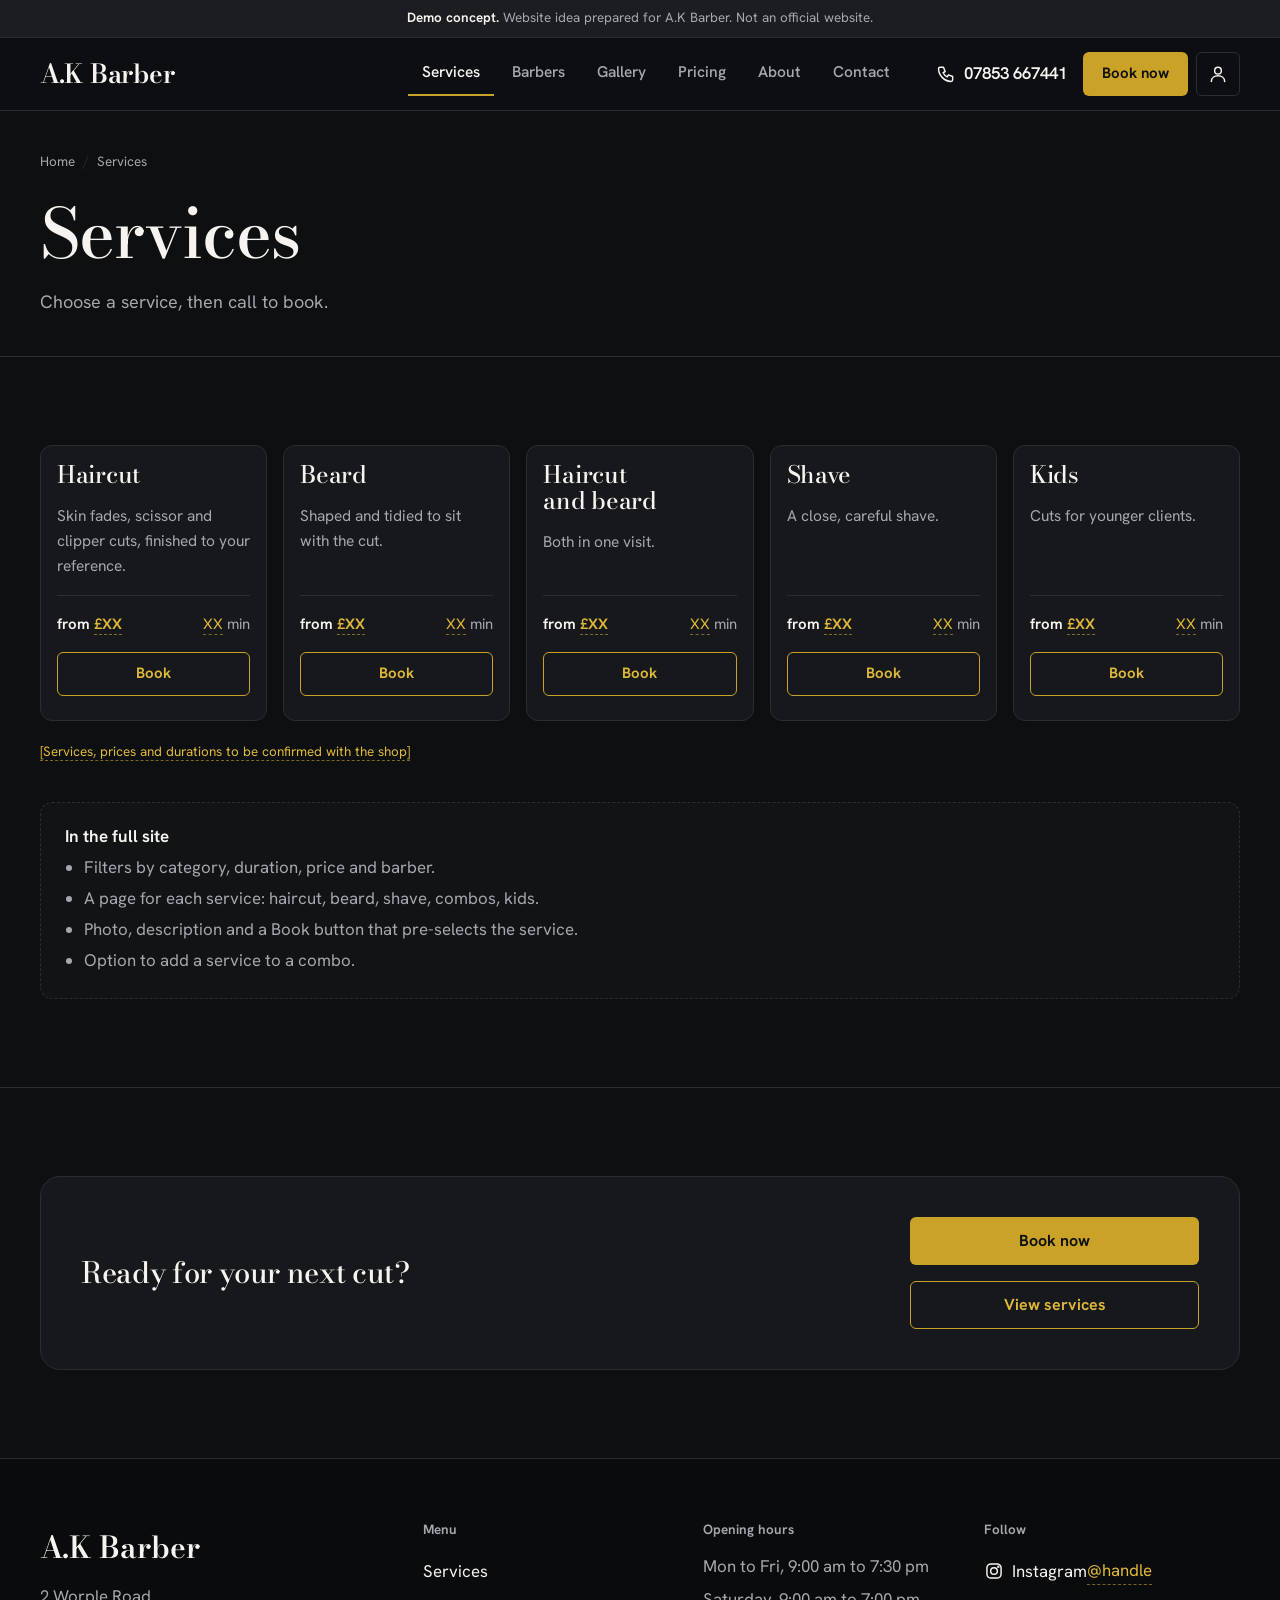
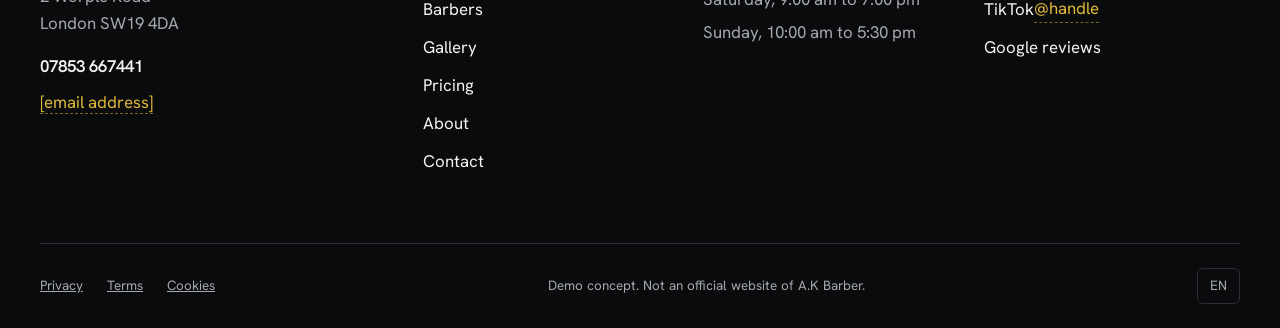
<file: services/index.html>
<!doctype html>
<html lang="en-GB">
<head>
<meta charset="utf-8">
<meta name="viewport" content="width=device-width, initial-scale=1">
<meta name="robots" content="noindex, nofollow">
<meta name="theme-color" content="#0E0F11">
<title>Services | A.K Barber</title>
<meta name="description" content="Haircuts, beard trims and grooming at A.K Barber in Wimbledon.">
<link rel="preload" href="../assets/fonts/hanken-grotesk-latin-wght-normal.woff2" as="font" type="font/woff2" crossorigin>
<link rel="preload" href="../assets/fonts/bodoni-moda-latin-wght-normal.woff2" as="font" type="font/woff2" crossorigin>
<link rel="stylesheet" href="../assets/css/tokens.css">
<link rel="stylesheet" href="../assets/css/base.css">
</head>
<body>
<svg width="0" height="0" style="position:absolute" aria-hidden="true" focusable="false">
<symbol id="i-phone" viewBox="0 0 24 24"><path d="M5 4h4l2 5-2.5 1.5a11 11 0 0 0 5 5L15 13l5 2v4a2 2 0 0 1-2 2A16 16 0 0 1 3 6a2 2 0 0 1 2-2z"/></symbol>
<symbol id="i-pin" viewBox="0 0 24 24"><path d="M12 21s7-6.2 7-11a7 7 0 1 0-14 0c0 4.8 7 11 7 11z"/><circle cx="12" cy="10" r="2.5"/></symbol>
<symbol id="i-calendar" viewBox="0 0 24 24"><rect x="3.5" y="5" width="17" height="15.5" rx="2"/><path d="M3.5 10h17M8 3v4M16 3v4"/></symbol>
<symbol id="i-star" viewBox="0 0 24 24"><polygon points="12 2.5 14.9 8.6 21.5 9.4 16.6 14 17.9 20.6 12 17.4 6.1 20.6 7.4 14 2.5 9.4 9.1 8.6"/></symbol>
<symbol id="i-user" viewBox="0 0 24 24"><circle cx="12" cy="8" r="4"/><path d="M4 21c0-4.4 3.6-7 8-7s8 2.6 8 7"/></symbol>
<symbol id="i-menu" viewBox="0 0 24 24"><path d="M4 7h16M4 12h16M4 17h16"/></symbol>
<symbol id="i-close" viewBox="0 0 24 24"><path d="M6 6l12 12M18 6L6 18"/></symbol>
<symbol id="i-chevron" viewBox="0 0 24 24"><path d="M6 9l6 6 6-6"/></symbol>
<symbol id="i-prev" viewBox="0 0 24 24"><path d="M15 6l-6 6 6 6"/></symbol>
<symbol id="i-next" viewBox="0 0 24 24"><path d="M9 6l6 6-6 6"/></symbol>
<symbol id="i-insta" viewBox="0 0 24 24"><rect x="3.5" y="3.5" width="17" height="17" rx="5"/><circle cx="12" cy="12" r="4"/><circle cx="17.2" cy="6.8" r=".6"/></symbol>
</svg>
<a class="skip" href="#main">Skip to content</a>
<div class="demo-bar"><strong>Demo concept.</strong> Website idea prepared for A.K Barber. Not an official website.</div>
<header class="site-header">
  <div class="container header-row">
    <a class="brand" href="../index.html" aria-label="A.K Barber, home">A.K Barber</a>
    <nav class="nav-desktop" aria-label="Main"><ul><li><a href="../services/index.html" aria-current="page">Services</a></li><li><a href="../barbers/index.html">Barbers</a></li><li><a href="../gallery/index.html">Gallery</a></li><li><a href="../pricing/index.html">Pricing</a></li><li><a href="../about/index.html">About</a></li><li><a href="../contact/index.html">Contact</a></li></ul></nav>
    <div class="header-actions">
      <a class="header-phone" href="tel:+447853667441"><svg class="i " aria-hidden="true"><use href="#i-phone"/></svg><span>07853 667441</span></a>
      <a class="btn btn-primary btn-sm" href="tel:+447853667441">Book now</a>
      <a class="icon-btn account-btn" href="#" aria-label="Account (part of the full site)" title="Account: part of the full site"><svg class="i " aria-hidden="true"><use href="#i-user"/></svg></a>
      <button class="icon-btn burger" type="button" aria-label="Open menu" aria-expanded="false" aria-controls="drawer" data-open-drawer><svg class="i " aria-hidden="true"><use href="#i-menu"/></svg></button>
    </div>
  </div>
</header>
<div class="drawer" id="drawer" role="dialog" aria-modal="true" aria-label="Menu" hidden>
  <div class="drawer-top">
    <span class="brand">A.K Barber</span>
    <button class="icon-btn" type="button" aria-label="Close menu" data-close-drawer><svg class="i " aria-hidden="true"><use href="#i-close"/></svg></button>
  </div>
  <nav aria-label="Mobile"><ul><li><a href="../services/index.html" aria-current="page">Services</a></li><li><a href="../barbers/index.html">Barbers</a></li><li><a href="../gallery/index.html">Gallery</a></li><li><a href="../pricing/index.html">Pricing</a></li><li><a href="../about/index.html">About</a></li><li><a href="../contact/index.html">Contact</a></li></ul></nav>
  <div class="drawer-foot">
    <a class="btn btn-primary btn-block" href="tel:+447853667441">Book now</a>
    <a class="btn btn-ghost btn-block" href="tel:+447853667441"><svg class="i " aria-hidden="true"><use href="#i-phone"/></svg> Call 07853 667441</a>
    <address>2 Worple Road<br>London SW19 4DA</address>
  </div>
</div>
<main id="main">

<section class="page-hero"><div class="container">
  <nav aria-label="Breadcrumb"><ol class="breadcrumbs" role="list"><li><a href="../index.html">Home</a></li><li aria-current="page">Services</li></ol></nav>
  <h1>Services</h1>
  <p>Choose a service, then call to book.</p>
</div></section>
<section class="section"><div class="container">
  <div class="service-grid">
<article class="card service-card">
  <h3>Haircut</h3>
  <p>Skin fades, scissor and clipper cuts, finished to your reference.</p>
  <div class="service-meta"><strong>from <span class="todo">£XX</span></strong><span class="muted"><span class="todo">XX</span> min</span></div>
  <a class="btn btn-secondary btn-sm" href="tel:+447853667441" aria-label="Book Haircut by phone">Book</a>
</article>
<article class="card service-card">
  <h3>Beard</h3>
  <p>Shaped and tidied to sit with the cut.</p>
  <div class="service-meta"><strong>from <span class="todo">£XX</span></strong><span class="muted"><span class="todo">XX</span> min</span></div>
  <a class="btn btn-secondary btn-sm" href="tel:+447853667441" aria-label="Book Beard by phone">Book</a>
</article>
<article class="card service-card">
  <h3>Haircut and beard</h3>
  <p>Both in one visit.</p>
  <div class="service-meta"><strong>from <span class="todo">£XX</span></strong><span class="muted"><span class="todo">XX</span> min</span></div>
  <a class="btn btn-secondary btn-sm" href="tel:+447853667441" aria-label="Book Haircut and beard by phone">Book</a>
</article>
<article class="card service-card">
  <h3>Shave</h3>
  <p>A close, careful shave.</p>
  <div class="service-meta"><strong>from <span class="todo">£XX</span></strong><span class="muted"><span class="todo">XX</span> min</span></div>
  <a class="btn btn-secondary btn-sm" href="tel:+447853667441" aria-label="Book Shave by phone">Book</a>
</article>
<article class="card service-card">
  <h3>Kids</h3>
  <p>Cuts for younger clients.</p>
  <div class="service-meta"><strong>from <span class="todo">£XX</span></strong><span class="muted"><span class="todo">XX</span> min</span></div>
  <a class="btn btn-secondary btn-sm" href="tel:+447853667441" aria-label="Book Kids by phone">Book</a>
</article>
  </div>
  <p class="caption" style="margin-top:20px"><span class="todo">[Services, prices and durations to be confirmed with the shop]</span></p>
  <aside class="plan"><h2>In the full site</h2><ul><li>Filters by category, duration, price and barber.</li><li>A page for each service: haircut, beard, shave, combos, kids.</li><li>Photo, description and a Book button that pre-selects the service.</li><li>Option to add a service to a combo.</li></ul></aside>
</div></section>
<section class="section"><div class="container"><div class="page-cta">
  <h2>Ready for your next cut?</h2>
  <div class="cta-row" style="margin:0"><a class="btn btn-primary" href="tel:+447853667441">Book now</a><a class="btn btn-secondary" href="../services/index.html">View services</a></div>
</div></div></section>

</main>
<footer class="site-footer">
  <div class="container">
    <div class="footer-grid">
      <div>
        <div class="footer-brand">A.K Barber</div>
        <address style="margin-top:12px">2 Worple Road<br>London SW19 4DA</address>
        <p style="margin-top:12px"><a href="tel:+447853667441" style="font-weight:600">07853 667441</a></p>
        <p class="muted" style="margin-top:4px"><span class="todo">[email address]</span></p>
      </div>
      <div><h2>Menu</h2><ul><li><a href="../services/index.html">Services</a></li><li><a href="../barbers/index.html">Barbers</a></li><li><a href="../gallery/index.html">Gallery</a></li><li><a href="../pricing/index.html">Pricing</a></li><li><a href="../about/index.html">About</a></li><li><a href="../contact/index.html">Contact</a></li></ul></div>
      <div><h2>Opening hours</h2>
        <ul class="muted" style="gap:6px;font-variant-numeric:tabular-nums">
          <li>Mon to Fri, 9:00 am to 7:30 pm</li>
          <li>Saturday, 9:00 am to 7:00 pm</li>
          <li>Sunday, 10:00 am to 5:30 pm</li>
        </ul>
      </div>
      <div><h2>Follow</h2><ul>
        <li><a href="#"><svg class="i " aria-hidden="true"><use href="#i-insta"/></svg>&nbsp; Instagram <span class="todo">@handle</span></a></li>
        <li><a href="#">TikTok <span class="todo">@handle</span></a></li>
        <li><a href="https://www.google.com/maps/place/?q=place_id:ChIJ3-sqYMcJdkgROQuga86Ww6s" target="_blank" rel="noopener">Google reviews</a></li>
      </ul></div>
    </div>
    <div class="footer-bottom">
      <ul><li><a href="#">Privacy</a></li><li><a href="#">Terms</a></li><li><a href="#">Cookies</a></li></ul>
      <span>Demo concept. Not an official website of A.K Barber.</span>
      <span class="lang" title="Language switch is part of the full site">EN</span>
    </div>
  </div>
</footer>
<nav class="mobile-bar" aria-label="Quick actions">
  <a class="is-primary" href="tel:+447853667441"><svg class="i " aria-hidden="true"><use href="#i-calendar"/></svg><span>Book</span></a>
  <a href="tel:+447853667441"><svg class="i " aria-hidden="true"><use href="#i-phone"/></svg><span>Call</span></a>
  <a href="https://www.google.com/maps/dir/?api=1&destination=2+Worple+Rd+London+SW19+4DA" target="_blank" rel="noopener"><svg class="i " aria-hidden="true"><use href="#i-pin"/></svg><span>Location</span></a>
</nav>
<div class="toast" role="status" aria-live="polite"></div>
<script src="../assets/js/site.js" defer></script>
</body>
</html>
</file>
<file: assets/css/tokens.css>
/* Design tokens from the technical specification (section 20) */

@font-face {
  font-family: "Hanken Grotesk";
  font-weight: 100 900;
  font-style: normal;
  font-display: swap;
  src: url("../fonts/hanken-grotesk-latin-wght-normal.woff2") format("woff2");
}
@font-face {
  font-family: "Bodoni Moda";
  font-weight: 400 900;
  font-style: normal;
  font-display: swap;
  src: url("../fonts/bodoni-moda-latin-wght-normal.woff2") format("woff2");
}

:root {
  --color-bg: #0E0F11;
  --color-surface: #16181B;
  --color-border: #2A2D31;
  --color-text: #F5F4F1;
  --color-muted: #A5A8AD;
  --color-accent: #C9A227;
  --color-accent-hover: #E0B93A;
  --color-success: #3BA55D;
  --color-error: #E5484D;
  --color-on-accent: #0E0F11;

  --radius-sm: 6px;
  --radius-md: 12px;
  --radius-lg: 20px;

  --space-1: 4px;
  --space-2: 8px;
  --space-3: 16px;
  --space-4: 24px;
  --space-5: 40px;
  --space-6: 64px;

  --font-ui: "Hanken Grotesk", system-ui, -apple-system, "Segoe UI", sans-serif;
  --font-display: "Bodoni Moda", "Didot", "Times New Roman", serif;

  /* Type scale: desktop / mobile ranges from the specification */
  --fs-h1: clamp(2.375rem, 1.4rem + 3.6vw, 4.5rem);     /* 38px to 72px */
  --fs-h2: clamp(1.75rem, 1.2rem + 1.9vw, 3rem);        /* 28px to 48px */
  --fs-h3: clamp(1.375rem, 1.1rem + 0.9vw, 2rem);       /* 22px to 32px */
  --fs-body: clamp(1rem, 0.96rem + 0.12vw, 1.125rem);   /* 16px to 18px */
  --fs-caption: clamp(0.8125rem, 0.8rem + 0.05vw, 0.875rem); /* 13px to 14px */

  --gutter: 20px;
  --container: 1200px;
  --header-h: 72px;
}

@media (min-width: 768px) {
  :root { --gutter: 32px; }
}
@media (min-width: 1440px) {
  :root { --container: 1280px; }
}
</file>
<file: assets/css/base.css>
/* Base, layout and components. Tokens live in tokens.css */

*, *::before, *::after { box-sizing: border-box; }
* { margin: 0; }
html { scroll-behavior: smooth; -webkit-text-size-adjust: 100%; }
body {
  background: var(--color-bg);
  color: var(--color-text);
  font-family: var(--font-ui);
  font-size: var(--fs-body);
  line-height: 1.6;
  -webkit-font-smoothing: antialiased;
  text-rendering: optimizeLegibility;
}
img, svg { display: block; max-width: 100%; }
a { color: inherit; }
button, input, select, textarea { font: inherit; color: inherit; }
ul[role="list"], ol[role="list"] { list-style: none; padding: 0; }

h1, h2, h3 {
  font-family: var(--font-display);
  font-weight: 500;
  line-height: 1.08;
  letter-spacing: -0.012em;
  text-wrap: balance;
}
h1 { font-size: var(--fs-h1); font-weight: 500; line-height: 1.1; }
h2 { font-size: var(--fs-h2); }
h3 { font-size: var(--fs-h3); }
p { max-width: 62ch; }
.caption { font-size: var(--fs-caption); color: var(--color-muted); }
.muted { color: var(--color-muted); }

:focus-visible { outline: 2px solid var(--color-accent-hover); outline-offset: 3px; border-radius: 3px; }

.skip {
  position: absolute; left: var(--space-3); top: -80px; z-index: 200;
  background: var(--color-accent); color: var(--color-on-accent);
  padding: 12px 18px; border-radius: var(--radius-sm); font-weight: 600; text-decoration: none;
}
.skip:focus { top: var(--space-3); }

.container { width: min(100% - 2 * var(--gutter), var(--container)); margin-inline: auto; }
.section { padding-block: 56px; }
.section + .section { border-top: 1px solid var(--color-border); }
.section-head { display: flex; flex-wrap: wrap; align-items: end; justify-content: space-between; gap: var(--space-3) var(--space-4); margin-bottom: var(--space-5); }
.section-head p { margin-top: var(--space-2); color: var(--color-muted); }

/* Placeholder text the owner must fill in */
.todo { color: var(--color-accent-hover); border-bottom: 1px dashed rgba(201, 162, 39, .6); }
.split > *, .prose-grid > *, .loc-grid > *, .hero-grid > * { min-width: 0; }

/* Icons */
.i { width: 20px; height: 20px; flex: none; fill: none; stroke: currentColor; stroke-width: 1.75; stroke-linecap: round; stroke-linejoin: round; }
.i-fill { fill: currentColor; stroke: none; }

/* Buttons */
.btn {
  display: inline-flex; align-items: center; justify-content: center; gap: var(--space-2);
  min-height: 48px; padding: 0 24px;
  border: 1.5px solid transparent; border-radius: var(--radius-sm);
  font-weight: 650; font-size: 1rem; line-height: 1; text-decoration: none; white-space: nowrap;
  cursor: pointer; transition: background-color .16s, border-color .16s, color .16s;
}
.btn-primary { background: var(--color-accent); color: var(--color-on-accent); }
.btn-primary:hover { background: var(--color-accent-hover); }
.btn-secondary { border-color: var(--color-accent); color: var(--color-accent-hover); background: transparent; }
.btn-secondary:hover { background: rgba(201, 162, 39, .14); }
.btn-ghost { color: var(--color-text); background: transparent; border-color: var(--color-border); }
.btn-ghost:hover { background: var(--color-surface); border-color: var(--color-muted); }
.btn-sm { min-height: 44px; padding: 0 18px; font-size: .9375rem; }
.btn-block { width: 100%; }

/* Demo notice */
.demo-bar { background: #1C1D20; border-bottom: 1px solid var(--color-border); color: var(--color-muted); font-size: var(--fs-caption); line-height: 1.4; padding: 9px var(--gutter); text-align: center; }
.demo-bar strong { color: var(--color-text); font-weight: 650; }

/* Header */
.site-header { position: sticky; top: 0; z-index: 60; background: rgba(14, 15, 17, .94); backdrop-filter: blur(10px); -webkit-backdrop-filter: blur(10px); border-bottom: 1px solid var(--color-border); }
.header-row { display: flex; align-items: center; gap: var(--space-4); min-height: var(--header-h); }
.brand { font-family: var(--font-display); font-weight: 600; font-size: 1.625rem; letter-spacing: -0.01em; text-decoration: none; margin-right: auto; white-space: nowrap; }
.nav-desktop { display: none; }
.nav-desktop ul { display: flex; gap: var(--space-1); list-style: none; padding: 0; }
.nav-desktop a { display: inline-flex; align-items: center; min-height: 44px; padding: 0 14px; color: var(--color-muted); text-decoration: none; font-weight: 550; font-size: .9688rem; border-bottom: 2px solid transparent; }
.nav-desktop a:hover { color: var(--color-text); }
.nav-desktop a[aria-current="page"] { color: var(--color-text); border-bottom-color: var(--color-accent); }
.header-actions { display: flex; align-items: center; gap: var(--space-2); }
.header-phone { display: none; align-items: center; gap: var(--space-2); min-height: 44px; padding: 0 var(--space-2); text-decoration: none; font-weight: 600; font-variant-numeric: tabular-nums; }
.header-phone:hover { color: var(--color-accent-hover); }
.icon-btn { display: inline-flex; align-items: center; justify-content: center; width: 44px; height: 44px; border: 1px solid var(--color-border); border-radius: var(--radius-sm); background: transparent; color: var(--color-text); cursor: pointer; text-decoration: none; }
.icon-btn:hover { background: var(--color-surface); border-color: var(--color-muted); }
.account-btn { display: none; }

/* Full-screen drawer menu */
.drawer { position: fixed; inset: 0; z-index: 100; background: var(--color-bg); padding: var(--space-3) var(--gutter) var(--space-5); overflow-y: auto; display: flex; flex-direction: column; }
.drawer[hidden] { display: none; }
.drawer-top { display: flex; align-items: center; justify-content: space-between; min-height: 56px; }
.drawer nav ul { list-style: none; padding: 0; margin-top: var(--space-4); }
.drawer nav a { display: flex; align-items: center; min-height: 64px; border-bottom: 1px solid var(--color-border); font-family: var(--font-display); font-size: 2rem; font-weight: 500; text-decoration: none; }
.drawer nav a[aria-current="page"] { color: var(--color-accent-hover); }
.drawer-foot { margin-top: auto; padding-top: var(--space-5); display: grid; gap: var(--space-3); }
.drawer-foot address { font-style: normal; color: var(--color-muted); }

/* Mobile action bar */
.mobile-bar { position: fixed; left: 0; right: 0; bottom: 0; z-index: 55; display: grid; grid-template-columns: 1.3fr 1fr 1fr; gap: var(--space-2); padding: var(--space-2) var(--space-2) calc(var(--space-2) + env(safe-area-inset-bottom)); background: rgba(14, 15, 17, .97); border-top: 1px solid var(--color-border); }
.mobile-bar a { display: flex; flex-direction: column; align-items: center; justify-content: center; gap: 2px; min-height: 52px; border-radius: var(--radius-sm); text-decoration: none; font-size: .8125rem; font-weight: 650; color: var(--color-text); border: 1px solid var(--color-border); }
.mobile-bar a.is-primary { background: var(--color-accent); color: var(--color-on-accent); border-color: var(--color-accent); }
body { padding-bottom: 76px; }

/* Hero */
.hero { padding-block: 32px 56px; }
.hero-grid { display: grid; gap: var(--space-5); align-items: center; }
.hero h1 { max-width: 14ch; }
.hero-sub { margin-top: var(--space-3); font-size: clamp(1.0625rem, 1rem + .35vw, 1.3125rem); color: var(--color-muted); max-width: 34ch; line-height: 1.5; }
.cta-row { display: flex; flex-wrap: wrap; gap: var(--space-3); margin-top: var(--space-4); }
.cta-row .btn { flex: 1 1 200px; }
.call-hint { margin-top: var(--space-3); font-size: var(--fs-caption); color: var(--color-muted); }
.call-hint a { color: var(--color-text); font-weight: 600; text-decoration-color: var(--color-accent); text-underline-offset: 3px; }
.trust { display: flex; flex-wrap: wrap; gap: var(--space-3) var(--space-4); margin-top: var(--space-5); padding-top: var(--space-4); border-top: 1px solid var(--color-border); list-style: none; padding-left: 0; }
.trust li { display: flex; align-items: center; gap: var(--space-2); font-size: .9375rem; }
.stars { display: inline-flex; gap: 2px; color: var(--color-accent); }
.stars .i { width: 16px; height: 16px; }
.status { display: inline-flex; align-items: center; gap: var(--space-2); }
.status::before { content: ""; width: 9px; height: 9px; border-radius: 50%; background: var(--color-muted); }
.status[data-state="open"]::before { background: var(--color-success); }
.status[data-state="closed"]::before { background: var(--color-error); }

.photo-slot {
  position: relative; overflow: hidden; border: 1px solid var(--color-border);
  background:
    repeating-linear-gradient(100deg, rgba(255,255,255,.028) 0 2px, transparent 2px 10px),
    linear-gradient(165deg, #202226 0%, #131417 58%, #1b1812 100%);
}
.photo-slot::before { content: ""; position: absolute; inset: 14px; border: 1px solid rgba(201, 162, 39, .4); border-radius: calc(var(--radius-md) - 2px); pointer-events: none; }
.photo-slot > span { position: absolute; left: 28px; bottom: 24px; right: 28px; font-size: var(--fs-caption); color: var(--color-muted); }
.hero-media { border-radius: var(--radius-lg); aspect-ratio: 16 / 11; }
.hero-media::after { content: ""; position: absolute; left: 0; right: 0; top: 0; height: 2px; background: var(--color-accent-hover); opacity: 0; animation: sweep 1.5s cubic-bezier(.3,.6,.3,1) .5s 1 both; }
@keyframes sweep { 0% { top: 0; opacity: 1; } 100% { top: 100%; opacity: 0; } }

/* Service cards */
.service-grid { display: grid; gap: var(--space-3); grid-template-columns: repeat(2, minmax(0, 1fr)); }
.card { background: var(--color-surface); border: 1px solid var(--color-border); border-radius: var(--radius-md); padding: var(--space-4); display: flex; flex-direction: column; gap: var(--space-3); }
.service-card h3 { font-size: 1.75rem; }
.service-card p { color: var(--color-muted); font-size: .9688rem; }
.service-meta { margin-top: auto; display: flex; flex-wrap: wrap; justify-content: space-between; gap: var(--space-1) var(--space-3); padding-top: var(--space-3); border-top: 1px solid var(--color-border); font-size: .9375rem; font-variant-numeric: tabular-nums; }
.service-meta strong { font-weight: 650; }
.service-grid .btn { width: 100%; }
.service-card:last-child:nth-child(odd) { grid-column: 1 / -1; }

/* Barber cards */
.barber-grid { display: grid; gap: var(--space-4) var(--space-3); grid-template-columns: repeat(2, minmax(0, 1fr)); }
.barber-card { display: flex; flex-direction: column; gap: var(--space-3); }
.barber-card .photo-slot { aspect-ratio: 4 / 5; border-radius: var(--radius-md); }
.barber-card .photo-slot::before { inset: 10px; }
.barber-card .photo-slot > span { left: 20px; bottom: 18px; }
.barber-info { display: grid; gap: var(--space-1); }
.barber-info h3 { font-size: 1.5rem; }
.rating-line { display: inline-flex; align-items: center; gap: var(--space-2); font-size: .9375rem; }

/* Gallery */
.chips { display: flex; flex-wrap: wrap; gap: var(--space-2); margin-bottom: var(--space-4); }
.chip { min-height: 44px; padding: 0 18px; border: 1px solid var(--color-border); border-radius: 999px; background: transparent; color: var(--color-muted); font-weight: 600; font-size: .9375rem; cursor: pointer; }
.chip:hover { color: var(--color-text); border-color: var(--color-muted); }
.chip[aria-pressed="true"] { background: var(--color-text); border-color: var(--color-text); color: var(--color-bg); }
.gallery-grid { columns: 2 140px; column-gap: var(--space-3); }
.tile { position: relative; break-inside: avoid; margin-bottom: var(--space-3); border-radius: var(--radius-md); }
.tile .photo-slot { border-radius: var(--radius-md); width: 100%; }
.tile .photo-slot::before { inset: 9px; }
.tile.t-tall .photo-slot { aspect-ratio: 4 / 5; }
.tile.t-sq .photo-slot { aspect-ratio: 1; }
.tile.t-wide .photo-slot { aspect-ratio: 5 / 4; }
.tile .photo-slot > span { left: 18px; bottom: 16px; font-weight: 600; color: var(--color-text); }
.tile[hidden] { display: none; }

/* Why us */
.why-grid { display: grid; gap: var(--space-5); }
.why-list { list-style: none; padding: 0; }
.why-list li { padding: var(--space-4) 0; border-top: 1px solid var(--color-border); display: grid; gap: var(--space-2); }
.why-list li:last-child { border-bottom: 1px solid var(--color-border); }
.why-list h3 { font-size: 1.625rem; }
.why-list p { color: var(--color-muted); }

/* Reviews */
.review-head { display: flex; flex-wrap: wrap; align-items: center; gap: var(--space-2) var(--space-4); }
.review-score { font-family: var(--font-display); font-size: 3.5rem; line-height: 1; font-weight: 500; }
.carousel { display: flex; gap: var(--space-3); overflow-x: auto; scroll-snap-type: x mandatory; padding-bottom: var(--space-3); scrollbar-width: thin; scrollbar-color: var(--color-border) transparent; }
.review { flex: 0 0 min(86%, 420px); scroll-snap-align: start; }
.review blockquote { font-family: var(--font-display); font-size: 1.375rem; line-height: 1.35; font-weight: 450; }
.review footer { margin-top: auto; display: flex; align-items: center; justify-content: space-between; gap: var(--space-3); }
.carousel-controls { display: none; gap: var(--space-2); }

/* Location */
.loc-grid { display: grid; gap: var(--space-5); }
.loc-card address { font-style: normal; font-size: 1.1875rem; line-height: 1.5; }
.hours { width: 100%; border-collapse: collapse; margin-top: var(--space-3); font-variant-numeric: tabular-nums; }
.hours th, .hours td { padding: 11px 0; border-bottom: 1px solid var(--color-border); font-weight: 400; text-align: left; }
.hours td { text-align: right; }
.hours tr.is-today th, .hours tr.is-today td { color: var(--color-accent-hover); font-weight: 650; }
.map-frame { border: 1px solid var(--color-border); border-radius: var(--radius-lg); overflow: hidden; background: var(--color-surface); min-height: 340px; }
.map-frame iframe { width: 100%; height: 100%; min-height: 340px; border: 0; display: block; filter: grayscale(.85) invert(.92) contrast(.9); }
.loc-actions { display: flex; flex-wrap: wrap; gap: var(--space-3); margin-top: var(--space-4); }

/* Social strip */
.strip { display: grid; grid-template-columns: repeat(3, minmax(0, 1fr)); gap: var(--space-2); }
.strip .photo-slot { aspect-ratio: 1; border-radius: var(--radius-sm); }
.strip .photo-slot::before { inset: 6px; }
.social-links { display: flex; flex-wrap: wrap; gap: var(--space-3); margin-top: var(--space-4); }

/* FAQ */
.faq { max-width: 820px; }
.faq details { border-top: 1px solid var(--color-border); }
.faq details:last-child { border-bottom: 1px solid var(--color-border); }
.faq summary { display: flex; align-items: center; justify-content: space-between; gap: var(--space-3); min-height: 64px; padding: var(--space-2) 0; cursor: pointer; list-style: none; font-weight: 600; font-size: 1.0625rem; }
.faq summary::-webkit-details-marker { display: none; }
.faq summary .i { transition: transform .2s; color: var(--color-muted); }
.faq details[open] summary .i { transform: rotate(180deg); color: var(--color-accent-hover); }
.faq .answer { padding: 0 0 var(--space-4); color: var(--color-muted); }

/* Footer */
.site-footer { border-top: 1px solid var(--color-border); background: #0A0B0C; padding-block: var(--space-6) var(--space-4); }
.footer-grid { display: grid; gap: var(--space-5) var(--space-4); grid-template-columns: repeat(2, minmax(0, 1fr)); }
.footer-grid > :first-child { grid-column: 1 / -1; }
.footer-grid h2 { font-family: var(--font-ui); font-size: var(--fs-caption); font-weight: 650; color: var(--color-muted); margin-bottom: var(--space-3); letter-spacing: 0; }
.footer-grid ul { list-style: none; padding: 0; display: grid; gap: 2px; }
.footer-grid a { display: inline-flex; align-items: center; min-height: 36px; text-decoration: none; color: var(--color-text); }
.footer-grid a:hover { color: var(--color-accent-hover); }
.footer-grid address { font-style: normal; color: var(--color-muted); line-height: 1.6; }
.footer-brand { font-family: var(--font-display); font-size: 1.875rem; font-weight: 600; }
.footer-bottom { display: flex; flex-wrap: wrap; align-items: center; justify-content: space-between; gap: var(--space-3); margin-top: var(--space-6); padding-top: var(--space-4); border-top: 1px solid var(--color-border); font-size: var(--fs-caption); color: var(--color-muted); }
.footer-bottom ul { display: flex; flex-wrap: wrap; gap: 0 var(--space-4); list-style: none; padding: 0; }
.footer-bottom a { color: var(--color-muted); display: inline-flex; min-height: 36px; align-items: center; }
.lang { display: inline-flex; align-items: center; min-height: 36px; padding: 0 12px; border: 1px solid var(--color-border); border-radius: var(--radius-sm); }

/* Inner pages */
.page-hero { padding-block: 40px 40px; border-bottom: 1px solid var(--color-border); }
.breadcrumbs { display: flex; flex-wrap: wrap; gap: var(--space-2); list-style: none; padding: 0; margin-bottom: var(--space-4); font-size: var(--fs-caption); color: var(--color-muted); }
.breadcrumbs li + li::before { content: "/"; margin-right: var(--space-2); color: var(--color-border); }
.breadcrumbs a { text-decoration: none; }
.breadcrumbs a:hover { color: var(--color-text); }
.page-hero p { margin-top: var(--space-3); color: var(--color-muted); font-size: 1.125rem; }
.plan { margin-top: var(--space-5); border: 1px dashed var(--color-border); border-radius: var(--radius-md); padding: var(--space-4); background: rgba(22, 24, 27, .5); }
.plan h2 { font-family: var(--font-ui); font-size: 1.0625rem; font-weight: 650; letter-spacing: 0; margin-bottom: var(--space-2); }
.plan ul { padding-left: 1.1em; color: var(--color-muted); display: grid; gap: 4px; }
.page-cta { display: flex; flex-wrap: wrap; align-items: center; justify-content: space-between; gap: var(--space-4); padding: var(--space-5); background: var(--color-surface); border: 1px solid var(--color-border); border-radius: var(--radius-lg); }
.page-cta h2 { font-size: var(--fs-h3); max-width: 20ch; }

.acc { border-top: 1px solid var(--color-border); }
.acc:last-of-type { border-bottom: 1px solid var(--color-border); }
.acc summary { display: flex; align-items: center; justify-content: space-between; min-height: 68px; cursor: pointer; list-style: none; font-family: var(--font-display); font-size: 1.625rem; }
.acc summary::-webkit-details-marker { display: none; }
.acc summary .i { transition: transform .2s; color: var(--color-muted); }
.acc[open] summary .i { transform: rotate(180deg); color: var(--color-accent-hover); }
.price-row { display: flex; flex-wrap: wrap; justify-content: space-between; gap: var(--space-1) var(--space-3); padding: 14px 0; border-top: 1px solid var(--color-border); font-variant-numeric: tabular-nums; }
.price-row span:last-child { color: var(--color-muted); }
.policy-grid { display: grid; gap: var(--space-3); margin-top: var(--space-5); }

.prose-grid { display: grid; gap: var(--space-4); }
.prose-grid h2 { font-size: var(--fs-h3); }
.prose-grid p { color: var(--color-muted); margin-top: var(--space-2); }
.split { display: grid; gap: var(--space-5); }

/* Forms */
.form { display: grid; gap: var(--space-3); }
.field { display: grid; gap: 6px; }
.field label { font-weight: 600; font-size: .9375rem; }
.field input, .field select, .field textarea { width: 100%; min-height: 48px; padding: 12px 14px; background: var(--color-surface); border: 1px solid var(--color-border); border-radius: var(--radius-sm); }
.field textarea { min-height: 140px; resize: vertical; }
.field input:hover, .field select:hover, .field textarea:hover { border-color: var(--color-muted); }
.field input:focus-visible, .field select:focus-visible, .field textarea:focus-visible { outline: 2px solid var(--color-accent-hover); outline-offset: 1px; border-color: var(--color-accent-hover); }
.field .hint { font-size: var(--fs-caption); color: var(--color-muted); }
.field.is-invalid input, .field.is-invalid textarea, .field.is-invalid select { border-color: var(--color-error); }
.field .error { display: none; font-size: var(--fs-caption); color: var(--color-error); }
.field.is-invalid .error { display: block; }
.check { display: flex; gap: var(--space-3); align-items: flex-start; font-size: .9375rem; color: var(--color-muted); }
.check input { width: 22px; height: 22px; margin-top: 2px; accent-color: var(--color-accent); flex: none; }

.toast { position: fixed; left: 50%; bottom: 92px; z-index: 120; transform: translate(-50%, 20px); opacity: 0; pointer-events: none; max-width: min(92vw, 420px); padding: 14px 20px; background: var(--color-text); color: var(--color-bg); border-radius: var(--radius-sm); font-weight: 600; transition: opacity .2s, transform .2s; }
.toast.show { opacity: 1; transform: translate(-50%, 0); }

/* Tablet 768+ */
@media (min-width: 768px) {
  .section { padding-block: 88px; }
  .hero { padding-block: 56px 80px; }
  .service-grid { grid-template-columns: repeat(3, minmax(0, 1fr)); }
  .service-card:last-child:nth-child(odd) { grid-column: auto; }
  .barber-grid { grid-template-columns: repeat(4, minmax(0, 1fr)); gap: var(--space-4); }
  .gallery-grid { columns: 3; column-gap: var(--space-3); }
  .strip { grid-template-columns: repeat(6, minmax(0, 1fr)); }
  .footer-grid { grid-template-columns: 1.4fr 1fr 1fr 1fr; }
  .footer-grid > :first-child { grid-column: auto; }
  .why-grid { grid-template-columns: 1fr 1.3fr; gap: var(--space-6); }
  .why-grid > :first-child { position: sticky; top: calc(var(--header-h) + 24px); align-self: start; }
  .loc-grid { grid-template-columns: 1fr 1.15fr; gap: var(--space-6); }
  .carousel-controls { display: flex; }
  .split { grid-template-columns: 1fr 1fr; gap: var(--space-6); }
  .policy-grid { grid-template-columns: repeat(3, minmax(0, 1fr)); }
  .prose-grid { grid-template-columns: repeat(2, minmax(0, 1fr)); gap: var(--space-5) var(--space-6); }
  .mobile-bar { display: none; }
  body { padding-bottom: 0; }
  .toast { bottom: 32px; }
  .account-btn { display: inline-flex; }
}

/* Laptop 1024+ */
@media (min-width: 1024px) {
  .nav-desktop { display: block; }
  .burger { display: none; }
  .header-phone { display: inline-flex; }
  .hero-grid { grid-template-columns: 1.08fr .92fr; gap: var(--space-6); }
  .hero-media { aspect-ratio: 4 / 5; }
  .service-grid { grid-template-columns: repeat(5, minmax(0, 1fr)); }
  .service-card h3 { font-size: 1.5rem; }
  .service-card { padding: var(--space-3) var(--space-3) var(--space-4); }
  .gallery-grid { columns: 3; }
}

/* Mobile S */
@media (max-width: 374px) {
  .brand { font-size: 1.375rem; }
  .btn { padding: 0 16px; }
  .service-grid, .barber-grid { grid-template-columns: 1fr; }
}

@media (prefers-reduced-motion: reduce) {
  html { scroll-behavior: auto; }
  *, *::before, *::after { transition: none !important; animation: none !important; }
}

/* ── Real photos (replaces placeholder) ─────────────────────────────────── */
.photo-slot.has-img {
  background-size: cover !important;
  background-position: center !important;
  background-repeat: no-repeat !important;
}
.photo-slot.has-img::before { display: none; }
.photo-slot.has-img > span  { display: none; }
</file>
